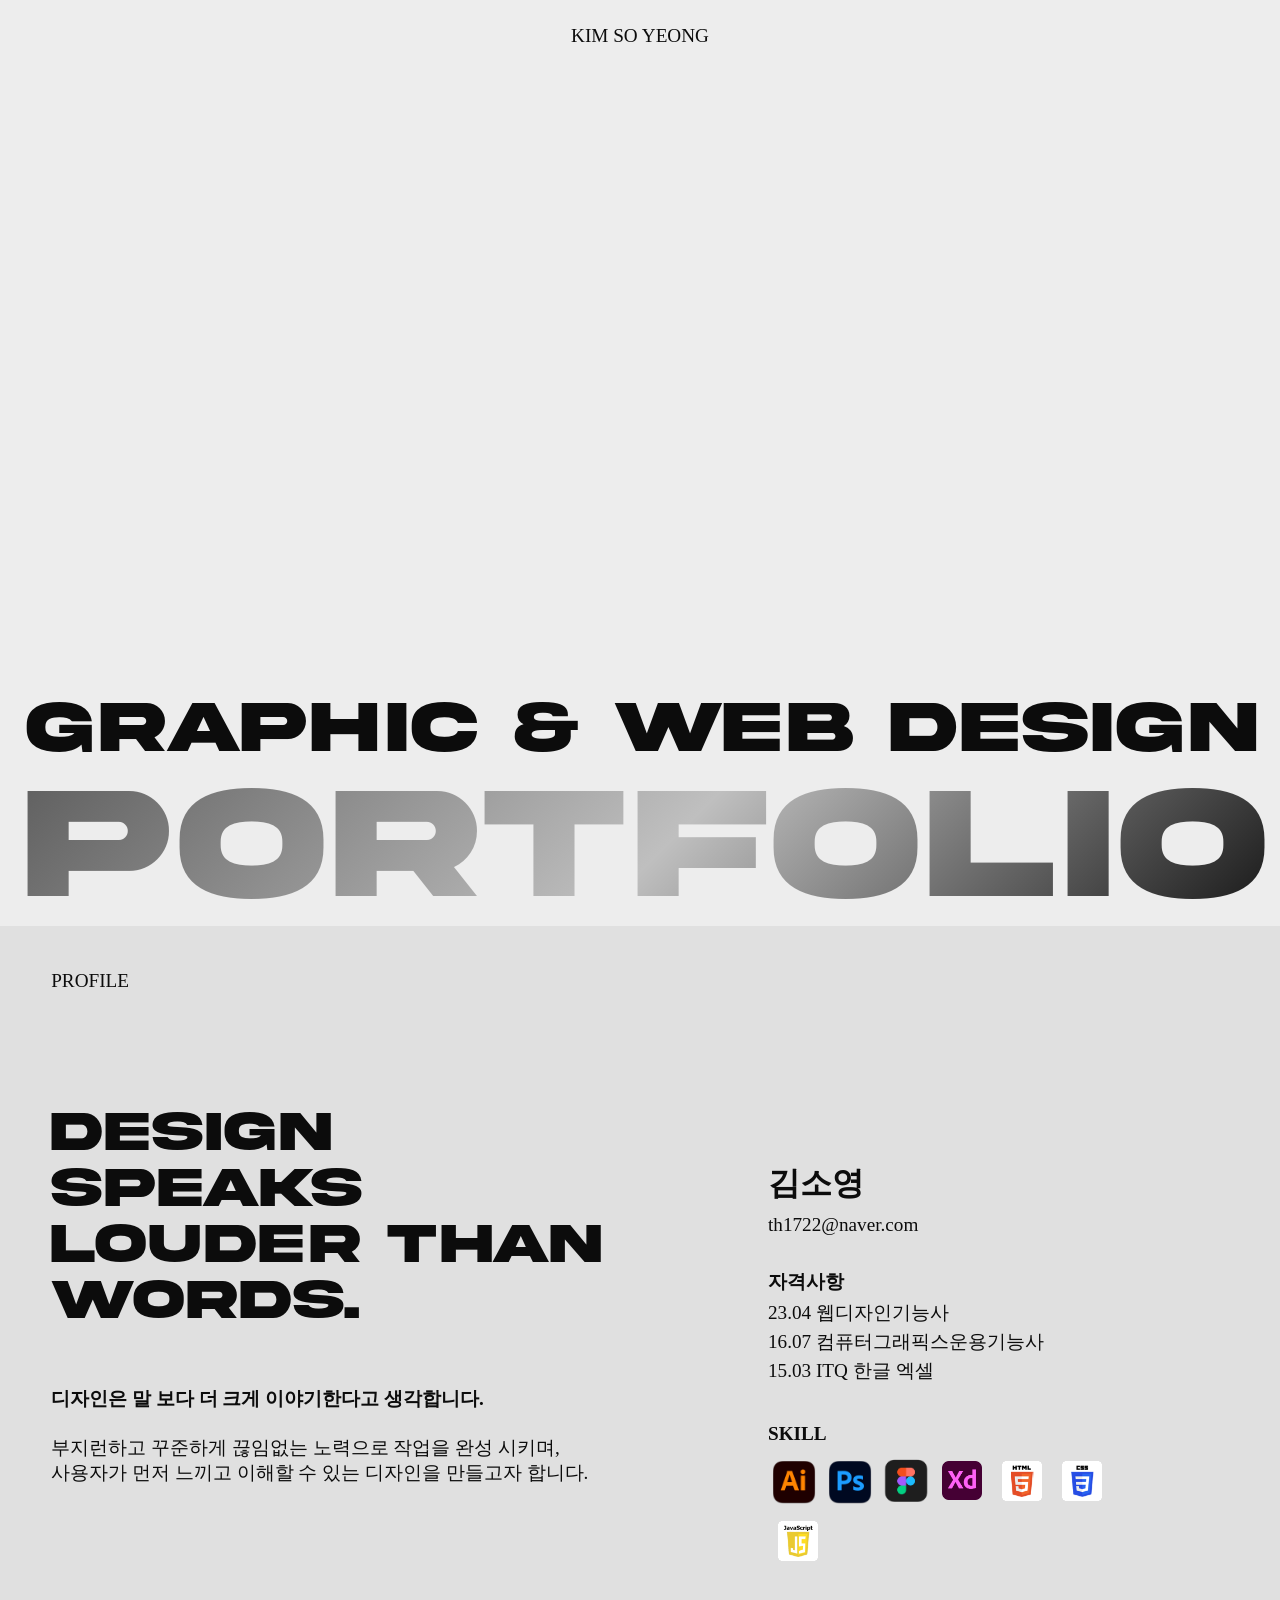
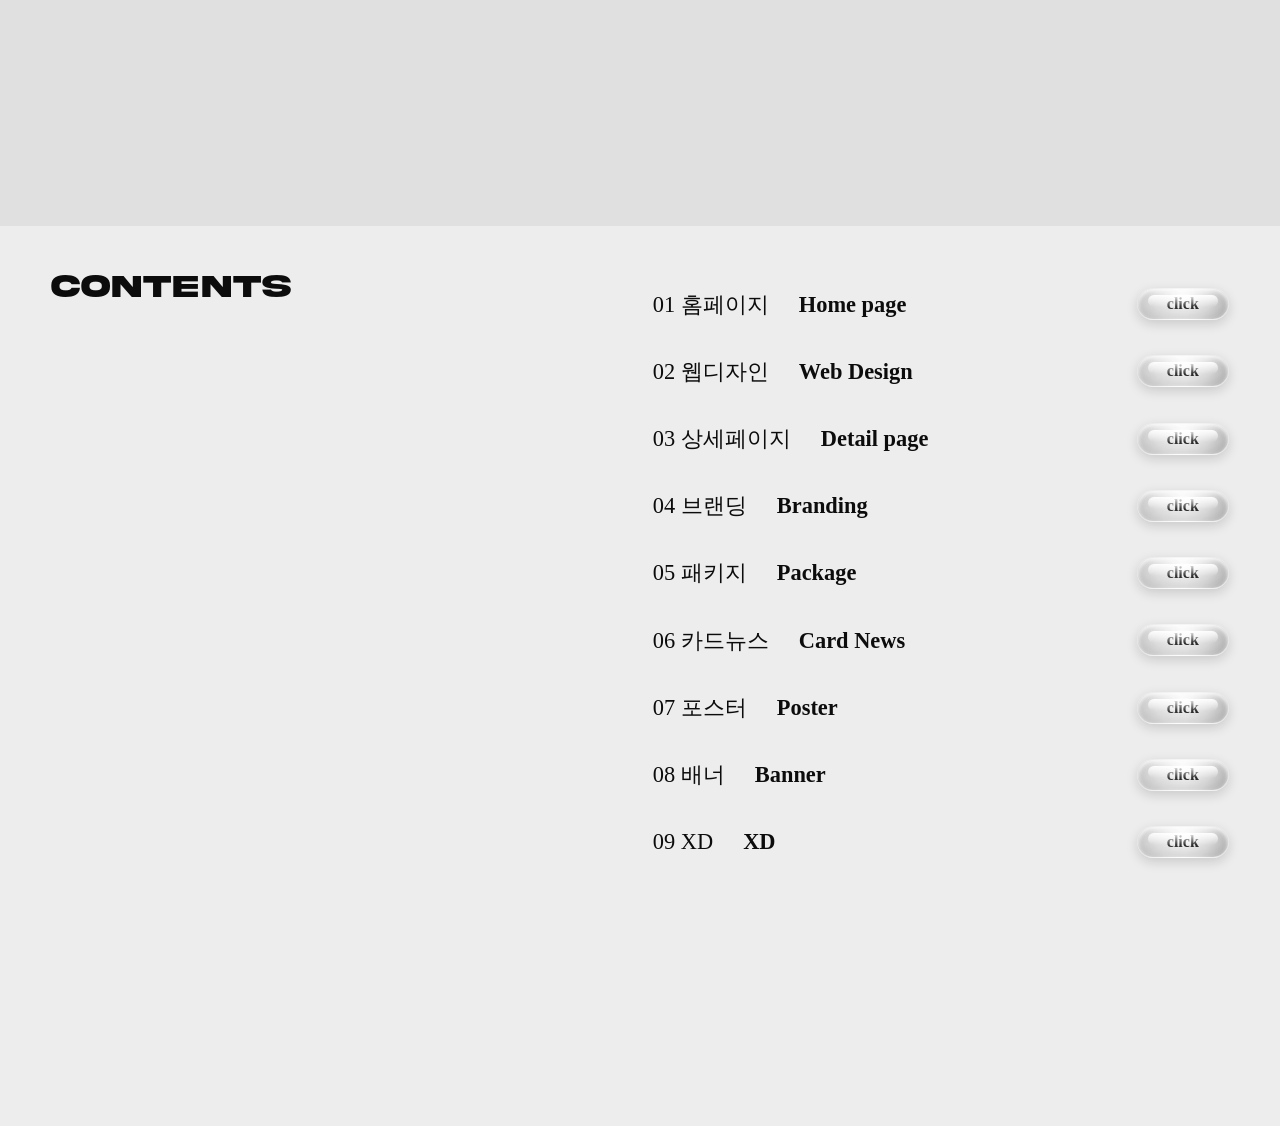
<file: index.html>
<!DOCTYPE html>
<html lang="ko">

<head>
    <meta charset="UTF-8">
    <meta name="viewport" content="width=device-width, initial-scale=1.0">
    <title>portfolio</title>
    <script src="https://code.jquery.com/jquery-3.7.1.min.js"></script>
    <script src="js/script1.js" type="text/javascript"></script>
    <link rel="preconnect" href="https://cdn.jsdelivr.net/gh/Project-Noonnu/noonfonts_2107@1.1/Pretendard-Regular.woff">
    <link rel="stylesheet" href="css/reset.css">
    <link rel="stylesheet" href="css/style.css">
</head>
<body>
    <div id="page1">
        <div class="name_text">
            <p>
                KIM SO YEONG
            </p>
        </div> <!-- .name_text -->
        <div class="title">
            <p>GRAPHIC & WEB DESIGN</p>
            <p>PORTFOLIO</p>
        </div> <!-- .title -->
    </div> <!-- #page1 -->
    <div id="page2">
        <div class="profile_text">
            <p>PROFILE</p>
            <div class="text_box">
                <b>
                    Design speaks <br>
                    Louder than words.
                </b>
                <p>
                    디자인은 말 보다 더 크게 이야기한다고 생각합니다. <br>
                    <br>
                    부지런하고 꾸준하게 끊임없는 노력으로 작업을 완성 시키며, <br>
                    사용자가 먼저 느끼고 이해할 수 있는 디자인을 만들고자 합니다.
                </p>
            </div> <!-- .text_box -->
        </div> <!-- .profile -->
        <div class="profile_img">
            <p>김소영</p>
            <p>th1722@naver.com</p>
            <p>자격사항</p>
            <P>
                23.04 웹디자인기능사 <br>
                16.07 컴퓨터그래픽스운용기능사 <br>
                15.03 ITQ 한글 엑셀
            </P>
            <div class="skill">
                <p>SKILL</p>
                <img src="images/skill_icon1.png" alt="skill_icon1">
                <img src="images/skill_icon2.png" alt="skill_icon2">
                <img src="images/skill_icon3.png" alt="skill_icon3">
                <img src="images/skill_icon4.png" alt="skill_icon4">
                <img src="images/skill_icon5.png" alt="skill_icon5">
                <img src="images/skill_icon6.png" alt="skill_icon6">
                <img src="images/skill_icon7.png" alt="skill_icon7">
            </div> <!-- .skill -->
        </div> <!-- .profile_img -->
    </div> <!-- #page2 -->
    <div id="page3">
        <div class="contents_text">
            <p>CONTENTS</p>
        </div> <!-- .contents_text -->
        <div class="contents_list">
            <ul class="list_text">
                <li>
                    <span>01 홈페이지</span>
                    <span class="text_eg">Home page</span>
                    <a href="index1.html" target="_blank">click</a>
                </li>
                <li>
                    <span>02 웹디자인</span>
                    <span class="text_eg">Web Design</span>
                    <a href="index2.html" target="_blank">click</a>
                </li>
                <li>
                    <span>03 상세페이지</span>
                    <span class="text_eg">Detail page</span>
                    <a href="index3.html" target="_blank">click</a>
                </li>
                <li>
                    <span>04 브랜딩</span>
                    <span class="text_eg">Branding</span>
                    <a href="index4.html" target="_blank">click</a>
                </li>
                <li>
                    <span>05 패키지</span>
                    <span class="text_eg">Package</span>
                    <a href="index5.html" target="_blank">click</a>
                </li>
                <li>
                    <span>06 카드뉴스</span>
                    <span class="text_eg">Card News</span>
                    <a href="index6.html" target="_blank">click</a>
                </li>
                <li>
                    <span>07 포스터</span>
                    <span class="text_eg">Poster</span>
                    <a href="index7.html" target="_blank">click</a>
                </li>
                <li>
                    <span>08 배너</span>
                    <span class="text_eg">Banner</span>
                    <a href="index8.html" target="_blank">click</a>
                </li>
                <li>
                    <span>09 XD</span>
                    <span class="text_eg">XD</span>
                    <a href="index9.html" target="_blank">click</a>
                </li>
            </ul> <!-- .list_text -->
        </div> <!-- .contents_list -->
    </div> <!-- #page3 -->
</body>

</html>
</file>
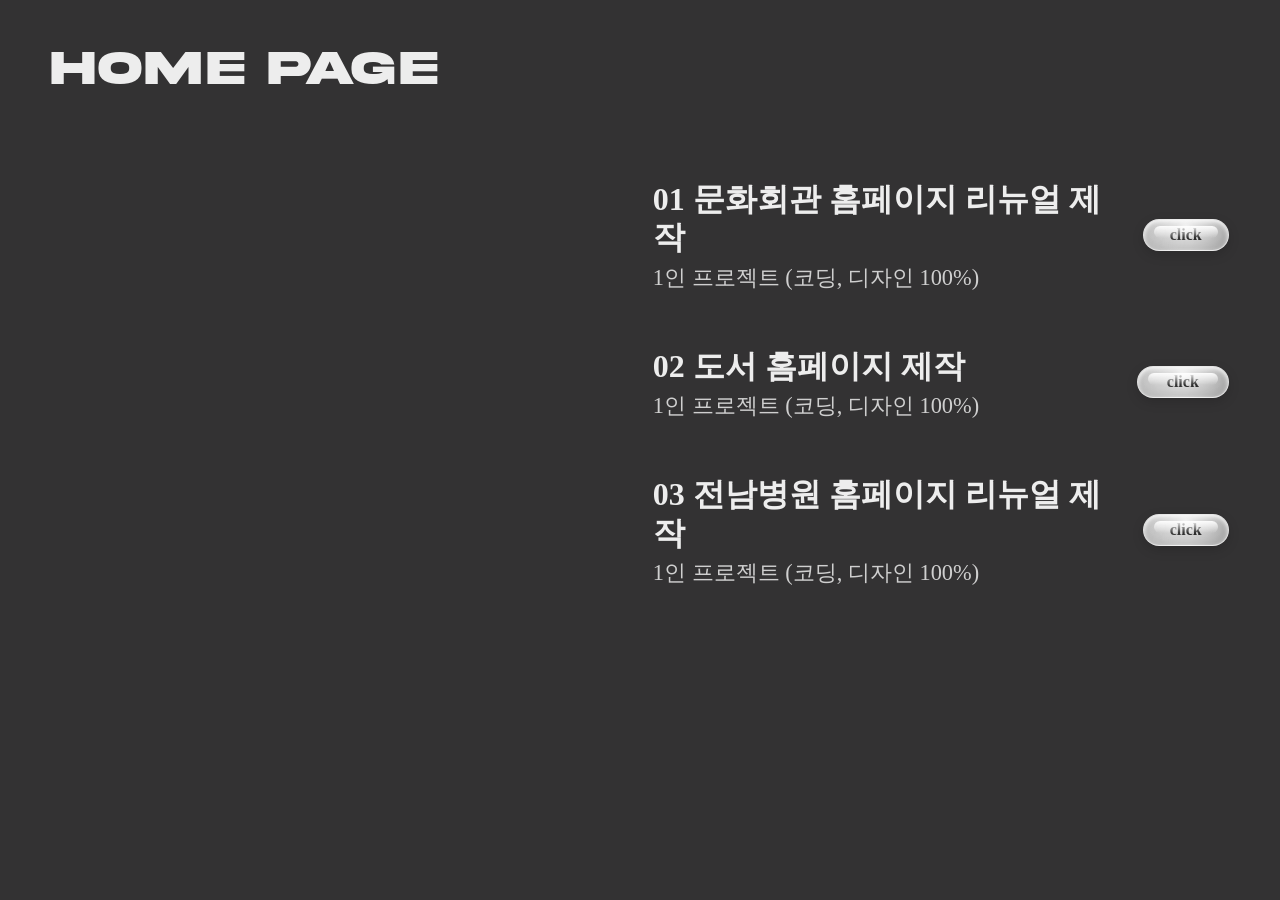
<file: index1.html>
<!DOCTYPE html>
<html lang="ko">

<head>
    <meta charset="UTF-8">
    <meta name="viewport" content="width=device-width, initial-scale=1.0">
    <title>portfolio</title>
    <script src="https://code.jquery.com/jquery-3.7.1.min.js"></script>
    <script src="js/script1.js" type="text/javascript"></script>
    <link rel="preconnect" href="https://cdn.jsdelivr.net/gh/Project-Noonnu/noonfonts_2107@1.1/Pretendard-Regular.woff">
    <link rel="stylesheet" href="css/reset.css">
    <link rel="stylesheet" href="css/style1.css">
</head>
<body>
    <div id="page1">
        <div class="contents_text">
            <p>Home Page</p>
        </div> <!-- .contents_text -->
        <div class="contents_list">
            <ul class="list_text">
                <li>
                    <div class="title_box">
                        <span class="title">01 문화회관 홈페이지 리뉴얼 제작</span>
                        <span class="sub">1인 프로젝트 (코딩, 디자인 100%)</span>
                     </div>

                     <a href="https://soyeong121.github.io/renewal1/" target="_blank">click</a>
                </li>
                <li>
                    <div class="title_box">
                        <span class="title">02 도서 홈페이지 제작</span>
                        <span class="sub">1인 프로젝트 (코딩, 디자인 100%)</span>
                     </div>

                     <a href="https://soyeong121.github.io/newhomepage/" target="_blank">click</a>
                </li>
                <li>
                    <div class="title_box">
                        <span class="title">03 전남병원 홈페이지 리뉴얼 제작</span>
                        <span class="sub">1인 프로젝트 (코딩, 디자인 100%)</span>
                     </div>

                     <a href="https://soyeong121.github.io/renewal2/" target="_blank">click</a>
                </li>
            </ul> <!-- .list_text -->
        </div> <!-- .contents_list -->
    </div> <!-- #page1 -->
</body>

</html>
</file>
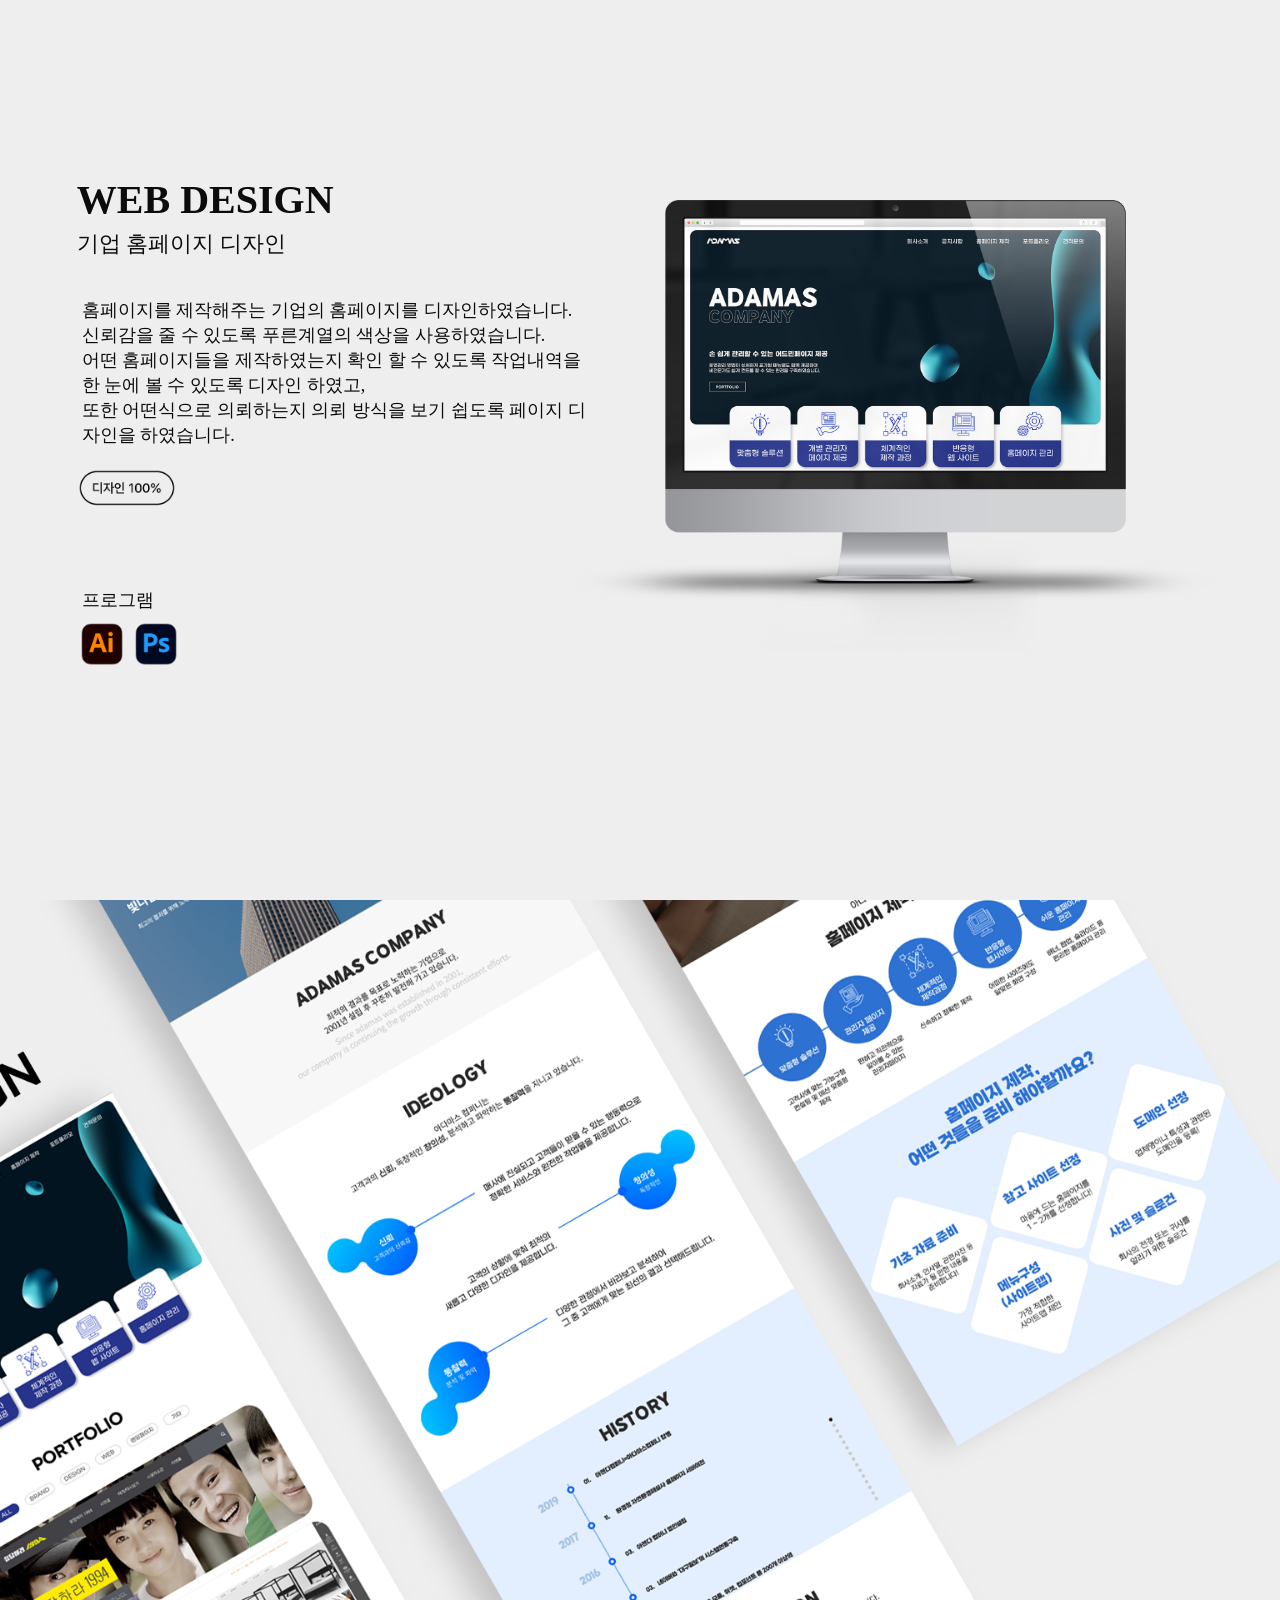
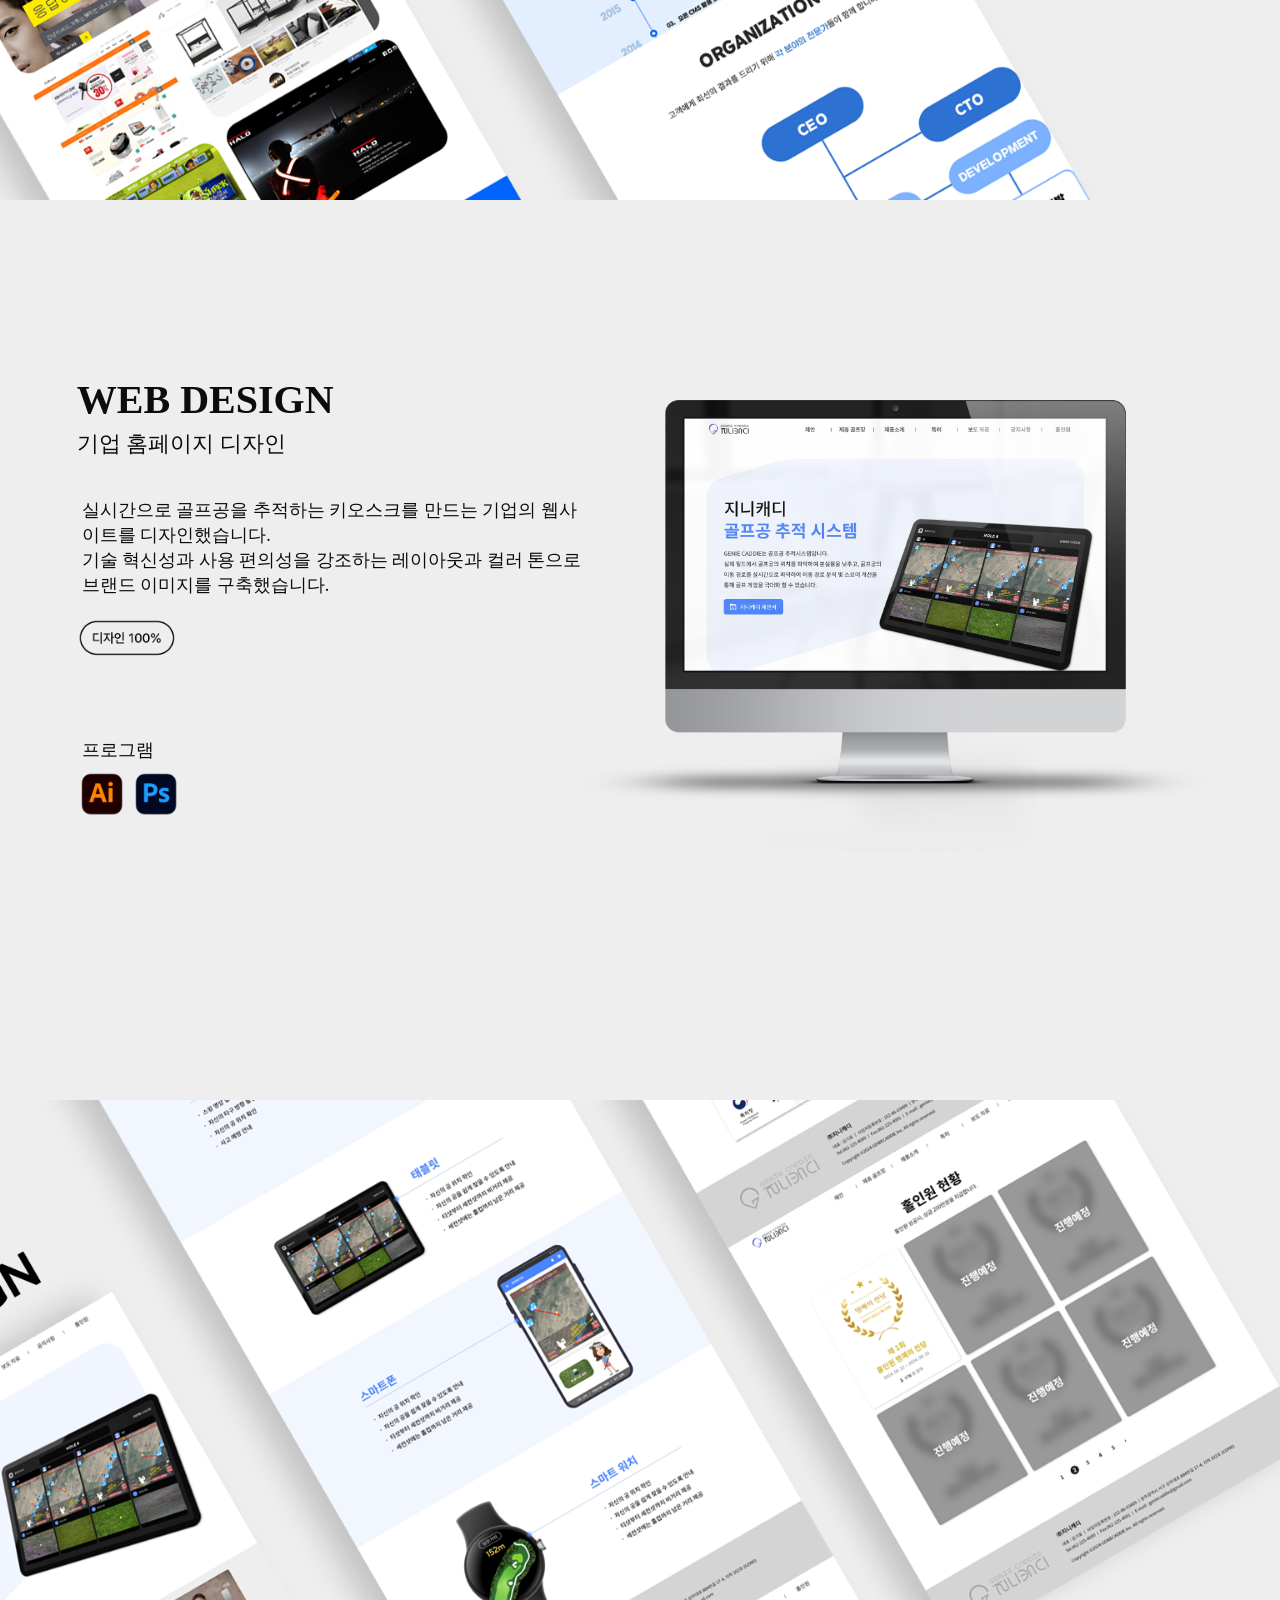
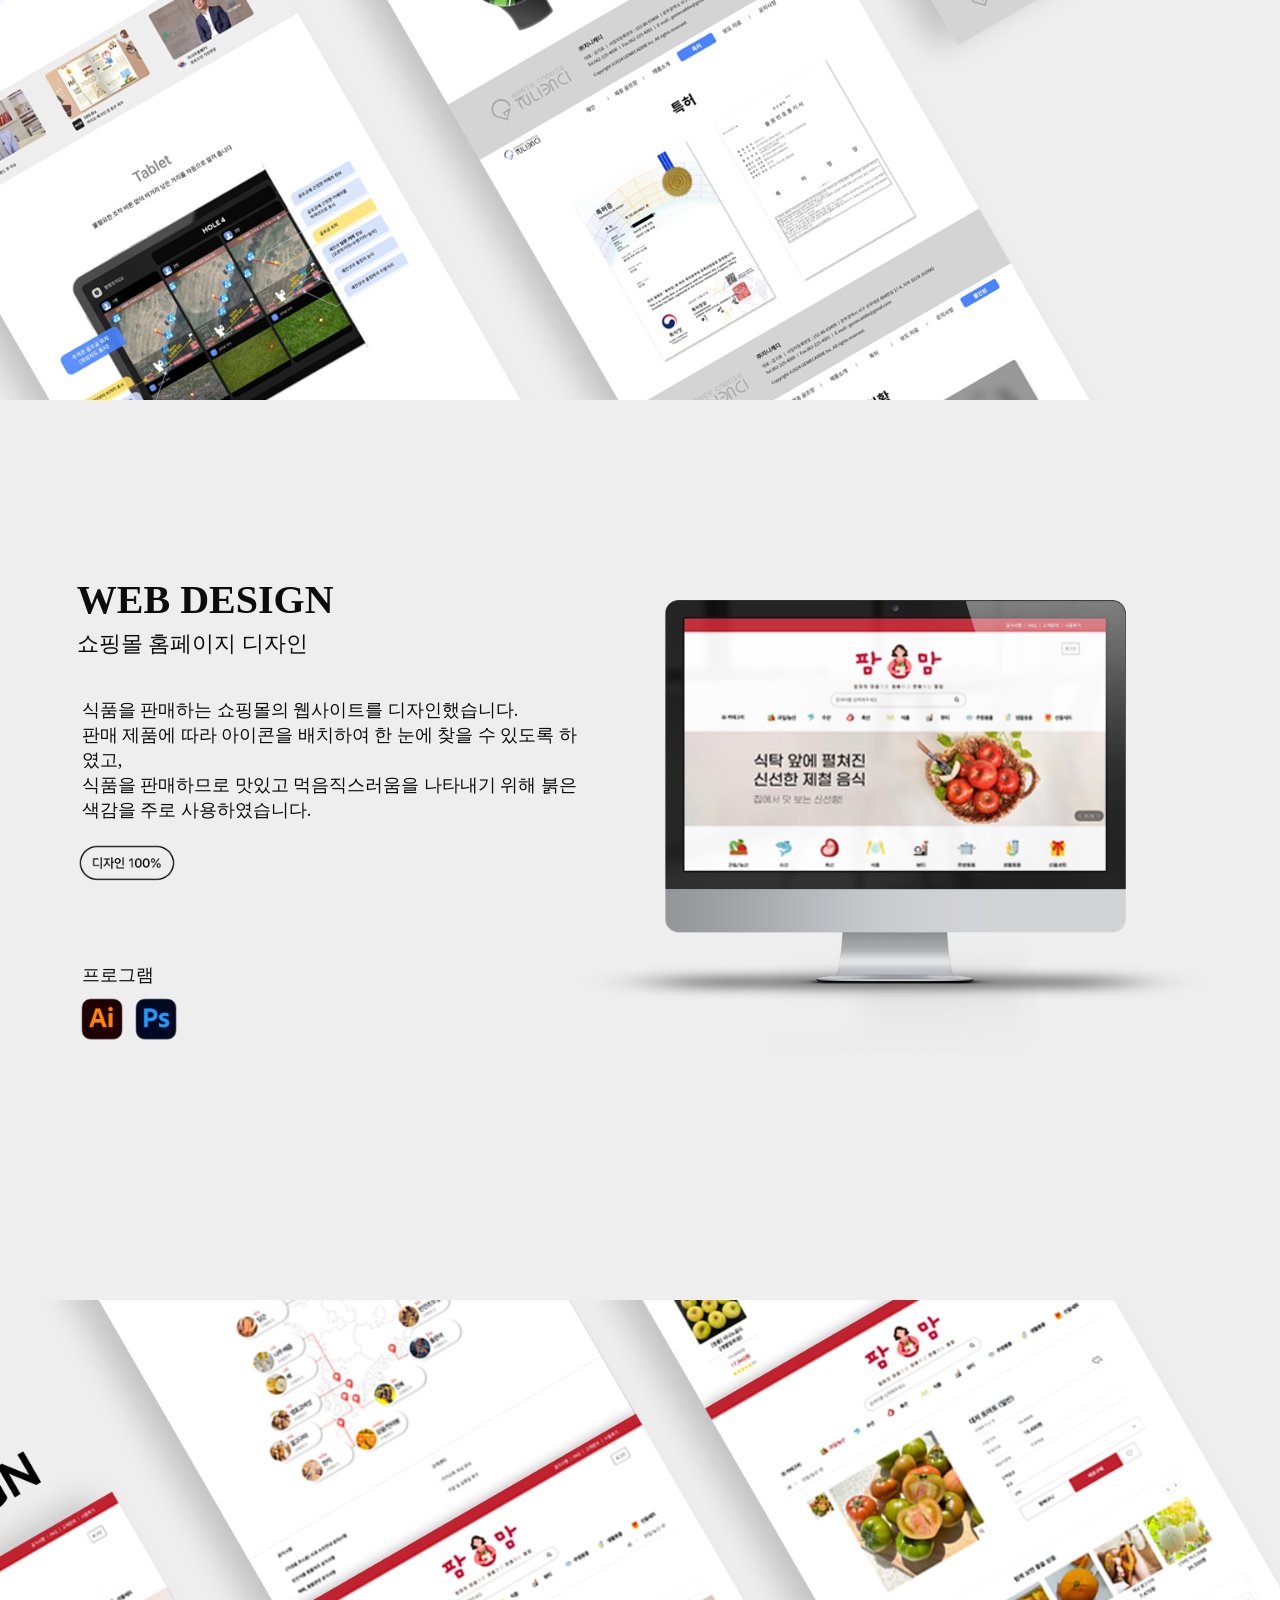
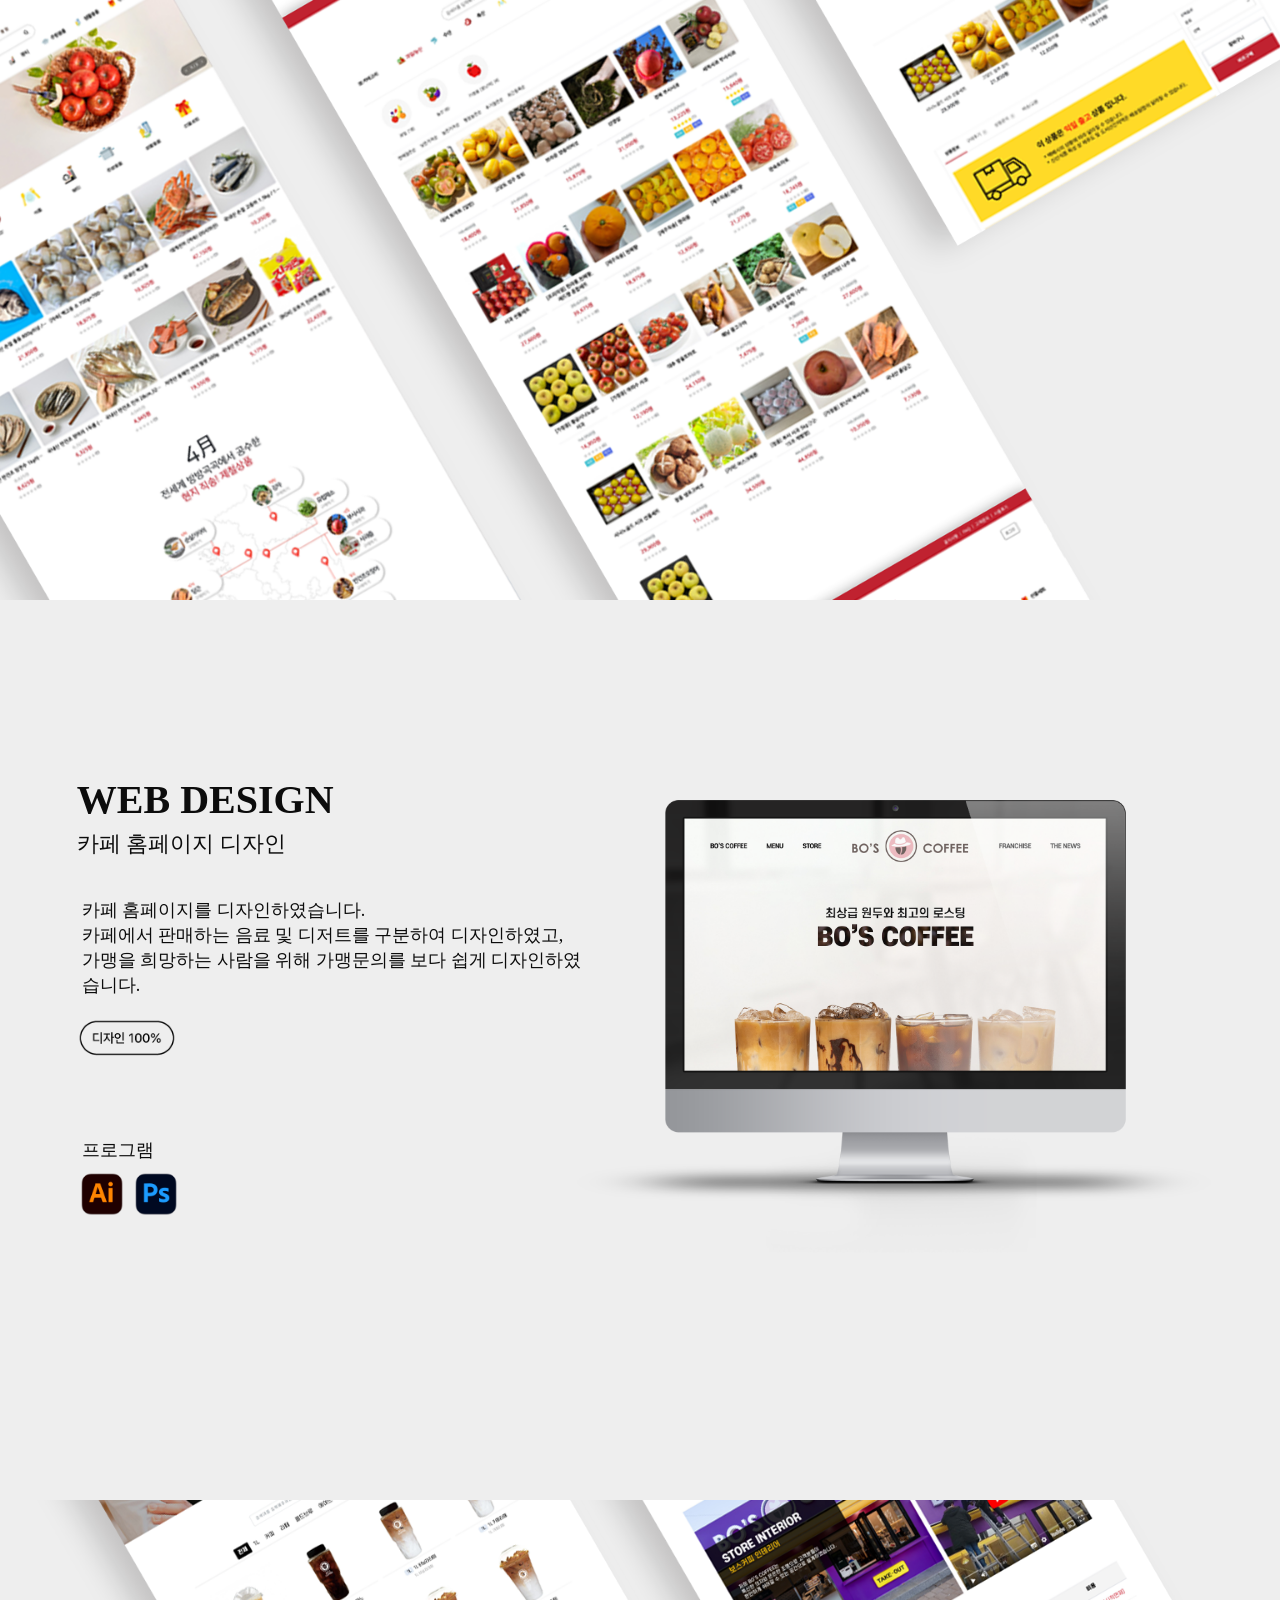
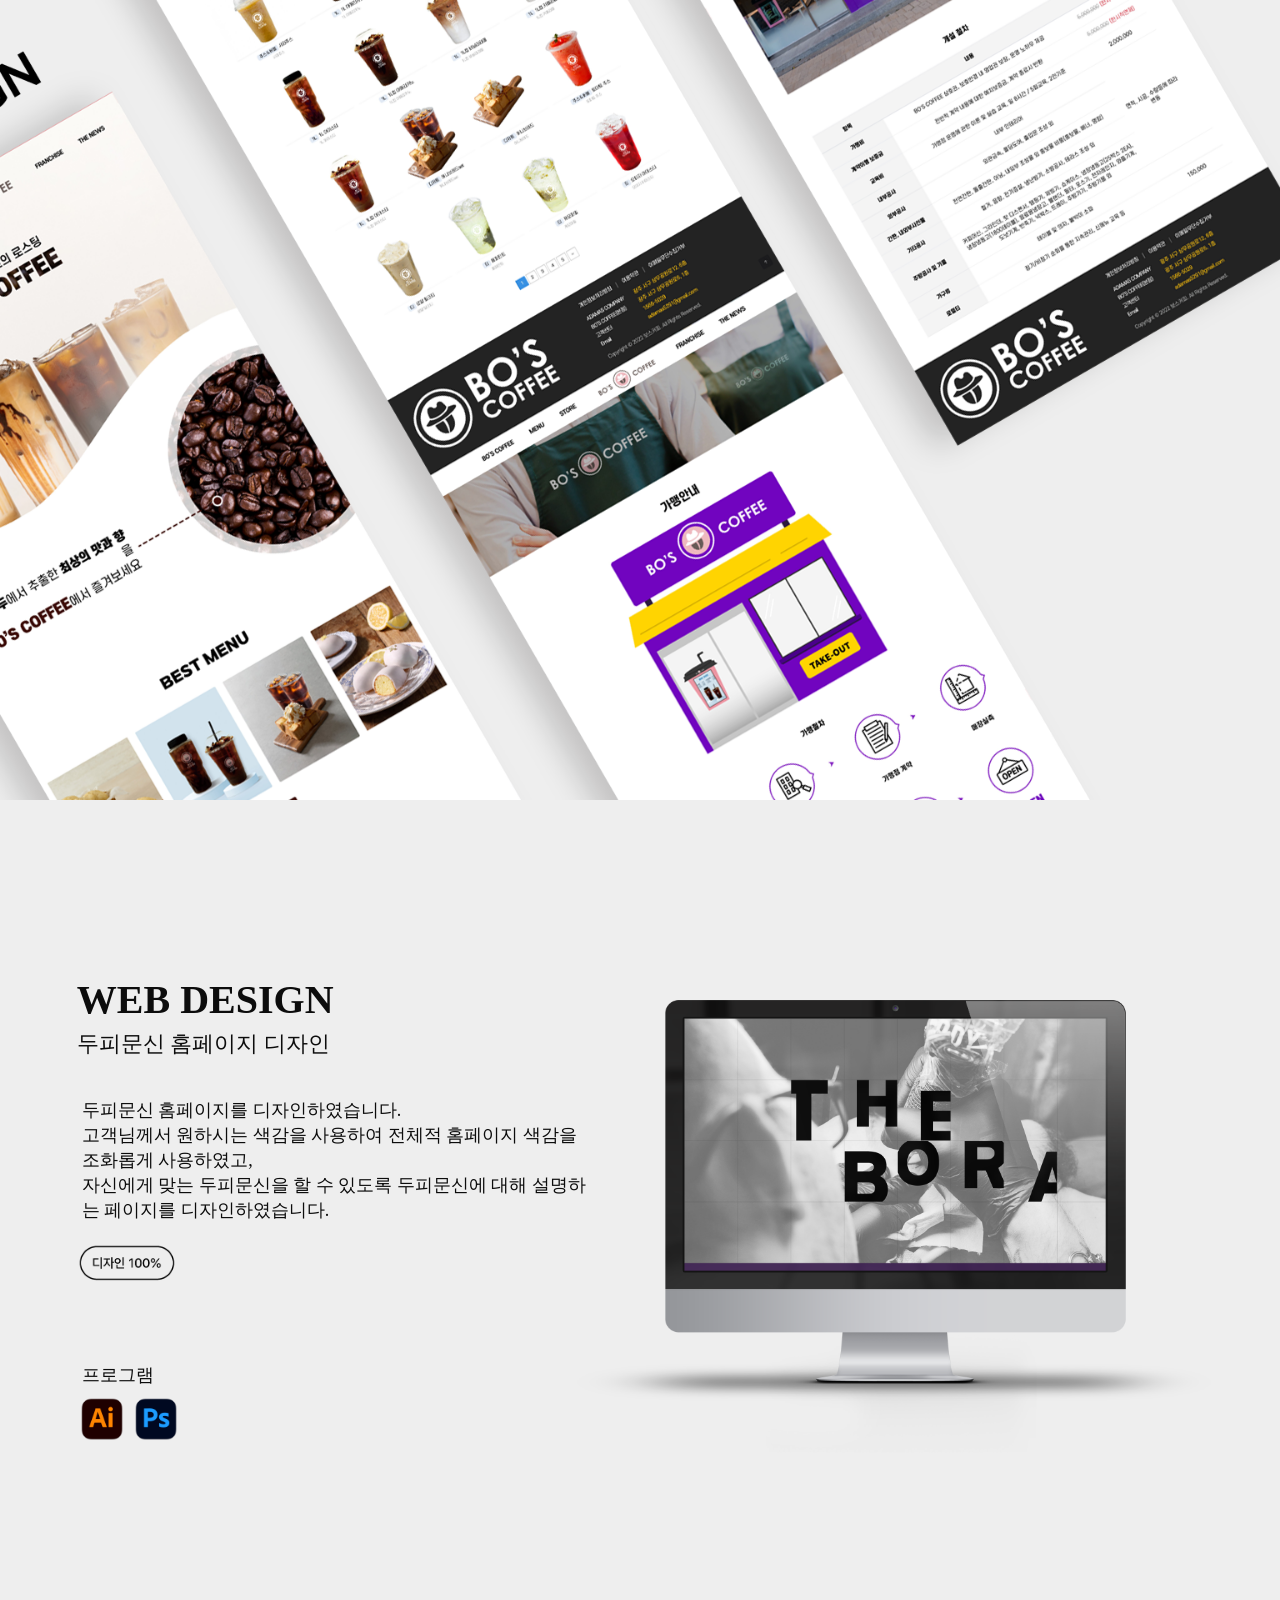
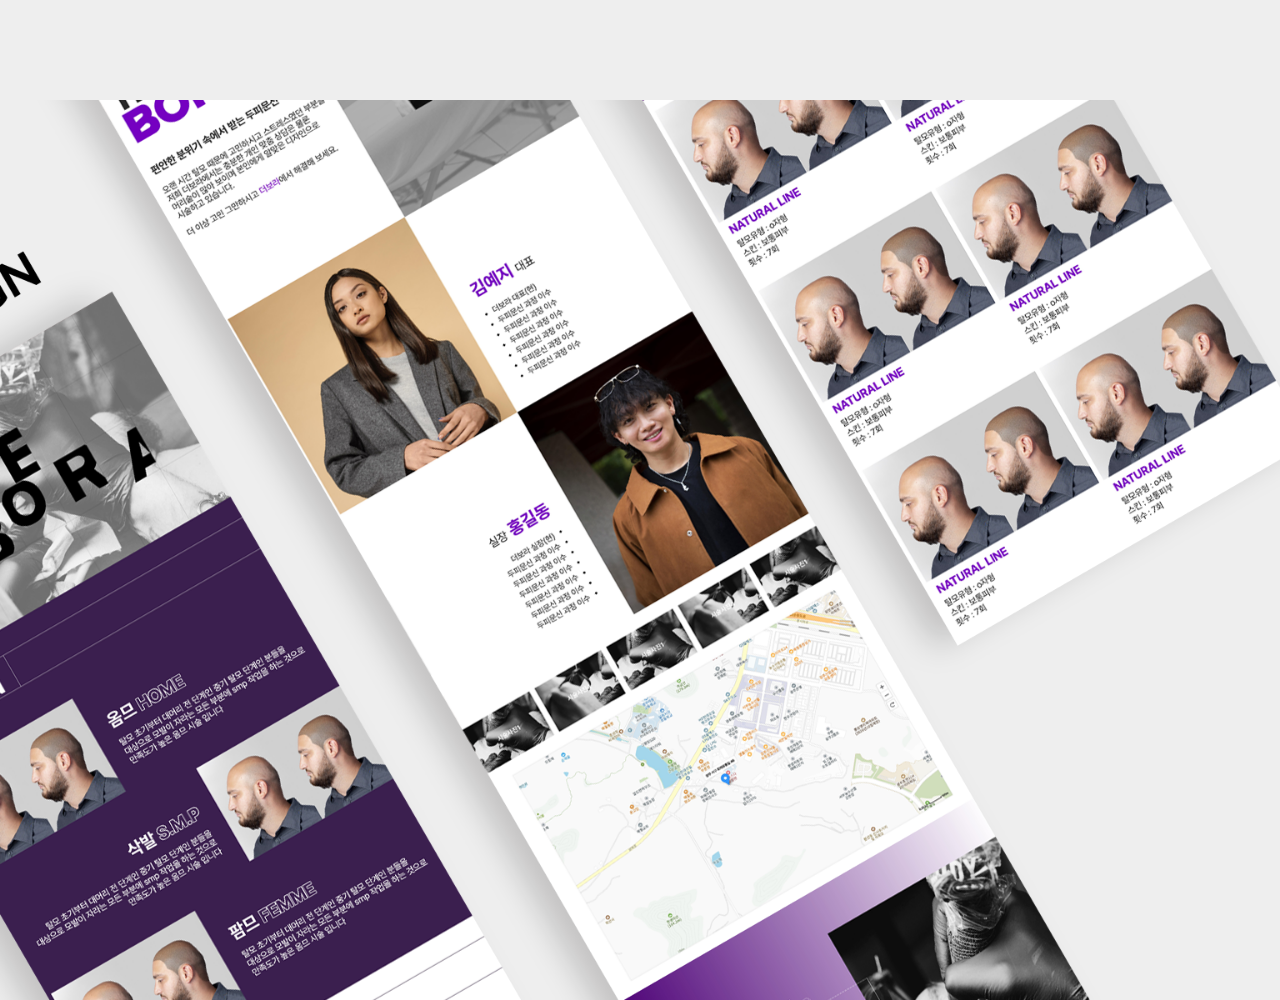
<file: index2.html>
<!DOCTYPE html>
<html lang="ko">

<head>
    <meta charset="UTF-8">
    <meta name="viewport" content="width=device-width, initial-scale=1.0">
    <title>portfolio</title>
    <script src="https://code.jquery.com/jquery-3.7.1.min.js"></script>
    <script src="js/script2.js" type="text/javascript"></script>
    <link rel="preconnect" href="https://cdn.jsdelivr.net/gh/Project-Noonnu/noonfonts_2107@1.1/Pretendard-Regular.woff">
    <link rel="stylesheet" href="css/reset.css">
    <link rel="stylesheet" href="css/style2-1.css">
</head>
<body>
    <!-- part1 -->
    <div id="page1">
        <div class="text">
            <h1>WEB DESIGN</h1>
            <b>기업 홈페이지 디자인</b>
            <p>
                홈페이지를 제작해주는 기업의 홈페이지를 디자인하였습니다.
                <br>
                신뢰감을 줄 수 있도록 푸른계열의 색상을 사용하였습니다.
                <br>
                어떤 홈페이지들을 제작하였는지 확인 할 수 있도록 작업내역을 한 눈에 볼 수 있도록 디자인 하였고,
                <br>
                또한 어떤식으로 의뢰하는지 의뢰 방식을 보기 쉽도록 페이지 디자인을 하였습니다.
            </p>
            <img src="images/design100.png" alt="design100">
            <p>프로그램</p>
            <img src="images/skill_icon1.png" alt="skill_icon1">
            <img src="images/skill_icon2.png" alt="skill_icon2">
        </div> <!-- .text -->
        <div class="img">
            <img src="images/webdesign_11.png" alt="webdesign_11">
        </div> <!-- .img -->
    </div> <!-- #page1 -->
    <div id="page2">
        <img src="images/webdesign_21.png" alt="webdesign_21">
    </div> <!-- #page2 -->
    <!-- part2 -->
     <div id="page3">
        <div class="text">
            <h1>WEB DESIGN</h1>
            <b>기업 홈페이지 디자인</b>
            <p>
                실시간으로 골프공을 추적하는 키오스크를 만드는 기업의 웹사이트를 디자인했습니다.
                <br>
                기술 혁신성과 사용 편의성을 강조하는 레이아웃과 컬러 톤으로 브랜드 이미지를 구축했습니다.
            </p>
            <img src="images/design100.png" alt="design100">
            <p>프로그램</p>
            <img src="images/skill_icon1.png" alt="skill_icon1">
            <img src="images/skill_icon2.png" alt="skill_icon2">
        </div> <!-- .text -->
        <div class="img">
            <img src="images/webdesign_12.png" alt="webdesign_12">
        </div> <!-- .img -->
    </div> <!-- #page3 -->
    <div id="page4">
        <img src="images/webdesign_22.png" alt="webdesign_22">
    </div> <!-- #page4 -->
    <!-- part3 -->
     <div id="page5">
        <div class="text">
            <h1>WEB DESIGN</h1>
            <b>쇼핑몰 홈페이지 디자인</b>
            <p>
                식품을 판매하는 쇼핑몰의 웹사이트를 디자인했습니다.
                <br>
                판매 제품에 따라 아이콘을 배치하여 한 눈에 찾을 수 있도록 하였고,
                <br>
                식품을 판매하므로 맛있고 먹음직스러움을 나타내기 위해 붉은색감을 주로 사용하였습니다.
            </p>
            <img src="images/design100.png" alt="design100">
            <p>프로그램</p>
            <img src="images/skill_icon1.png" alt="skill_icon1">
            <img src="images/skill_icon2.png" alt="skill_icon2">
        </div> <!-- .text -->
        <div class="img">
            <img src="images/webdesign_13.png" alt="webdesign_13">
        </div> <!-- .img -->
    </div> <!-- #page5 -->
    <div id="page6">
        <img src="images/webdesign_23.png" alt="webdesign_23">
    </div> <!-- #page6 -->
    <!-- part4 -->
     <div id="page7">
        <div class="text">
            <h1>WEB DESIGN</h1>
            <b>카페 홈페이지 디자인</b>
            <p>
                카페 홈페이지를 디자인하였습니다.
                <br>
                카페에서 판매하는 음료 및 디저트를 구분하여 디자인하였고,
                <br>
                가맹을 희망하는 사람을 위해 가맹문의를 보다 쉽게 디자인하였습니다.
            </p>
            <img src="images/design100.png" alt="design100">
            <p>프로그램</p>
            <img src="images/skill_icon1.png" alt="skill_icon1">
            <img src="images/skill_icon2.png" alt="skill_icon2">
        </div> <!-- .text -->
        <div class="img">
            <img src="images/webdesign_14.png" alt="webdesign_14">
        </div> <!-- .img -->
    </div> <!-- #page7 -->
    <div id="page8">
        <img src="images/webdesign_24.png" alt="webdesign_24">
    </div> <!-- #page8 -->
    <!-- part5 -->
     <div id="page9">
        <div class="text">
            <h1>WEB DESIGN</h1>
            <b>두피문신 홈페이지 디자인</b>
            <p>
                두피문신 홈페이지를 디자인하였습니다.
                <br>
                고객님께서 원하시는 색감을 사용하여 전체적 홈페이지 색감을 조화롭게 사용하였고,
                <br>
                자신에게 맞는 두피문신을 할 수 있도록 두피문신에 대해 설명하는 페이지를 디자인하였습니다.
            </p>
            <img src="images/design100.png" alt="design100">
            <p>프로그램</p>
            <img src="images/skill_icon1.png" alt="skill_icon1">
            <img src="images/skill_icon2.png" alt="skill_icon2">
        </div> <!-- .text -->
        <div class="img">
            <img src="images/webdesign_15.png" alt="webdesign_14">
        </div> <!-- .img -->
    </div> <!-- #page9 -->
    <div id="page10">
        <img src="images/webdesign_25.png" alt="webdesign_24">
    </div> <!-- #page10 -->
</body>
</file>
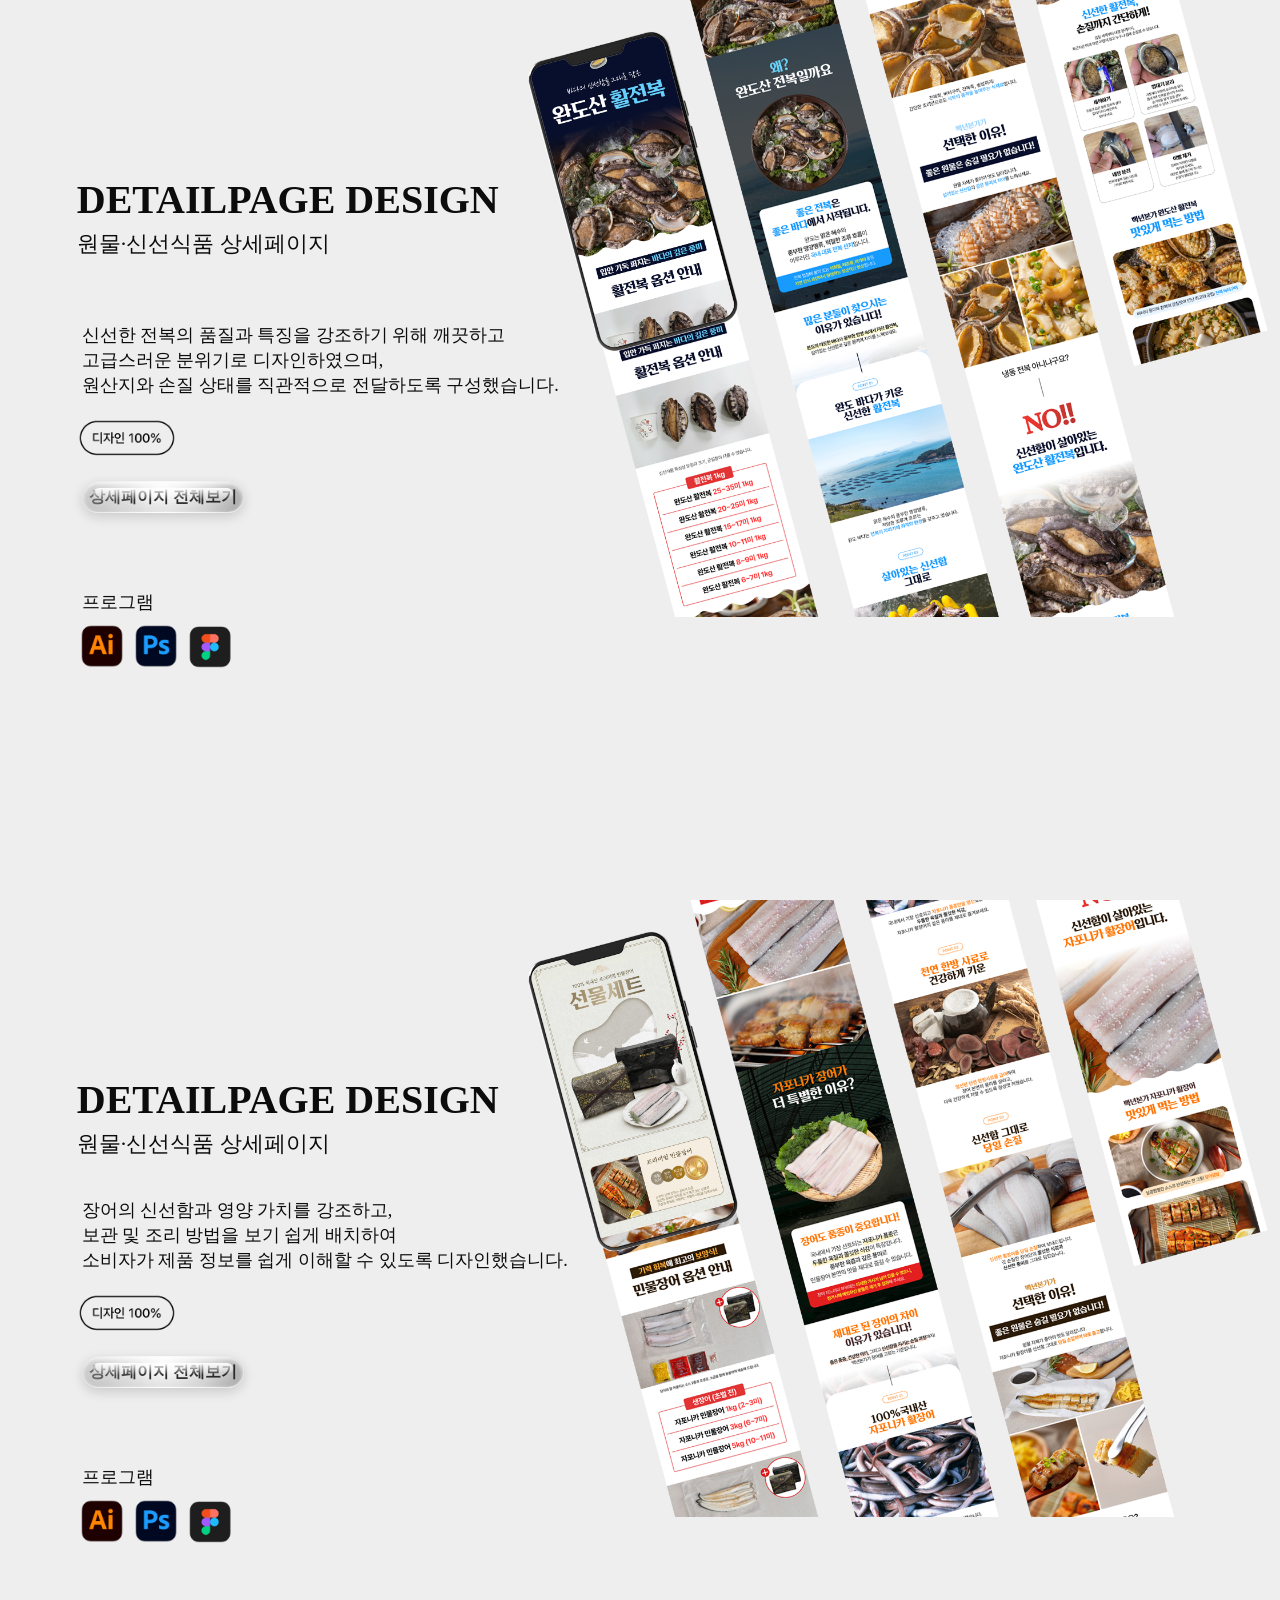
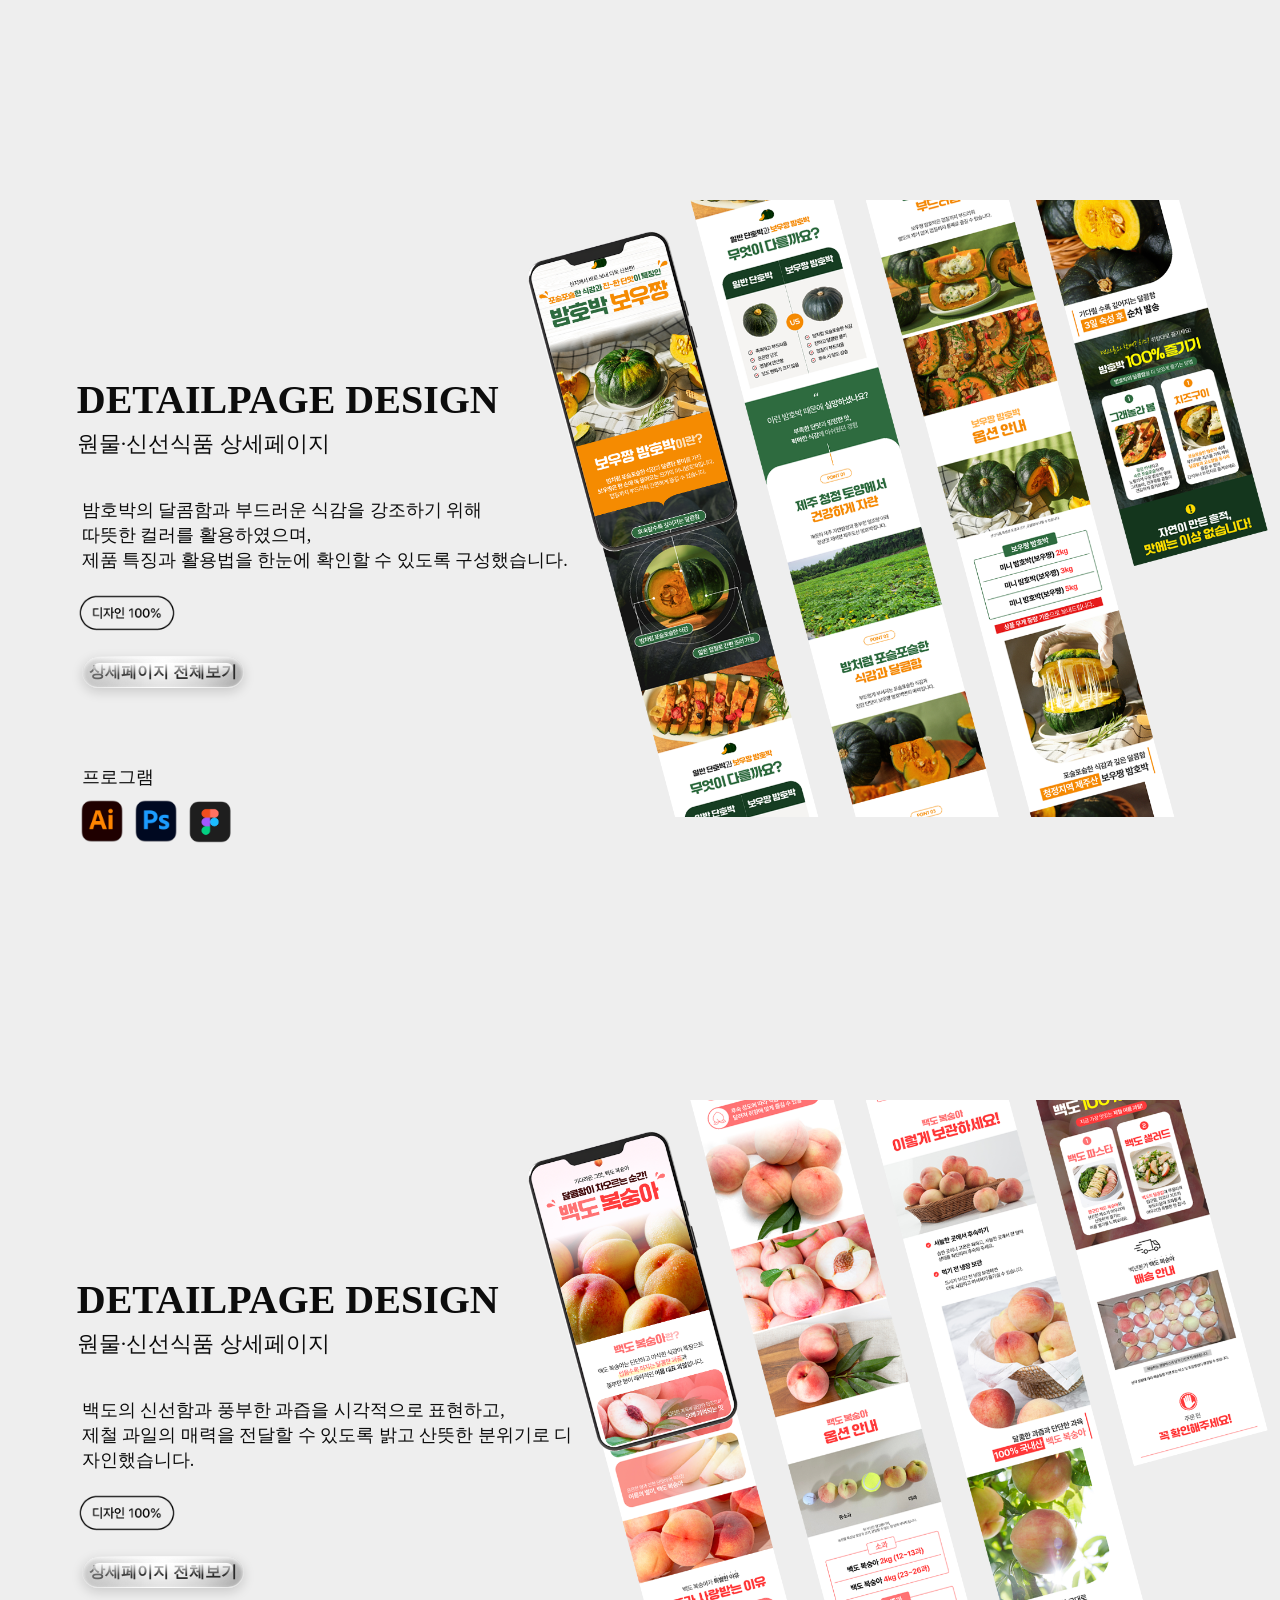
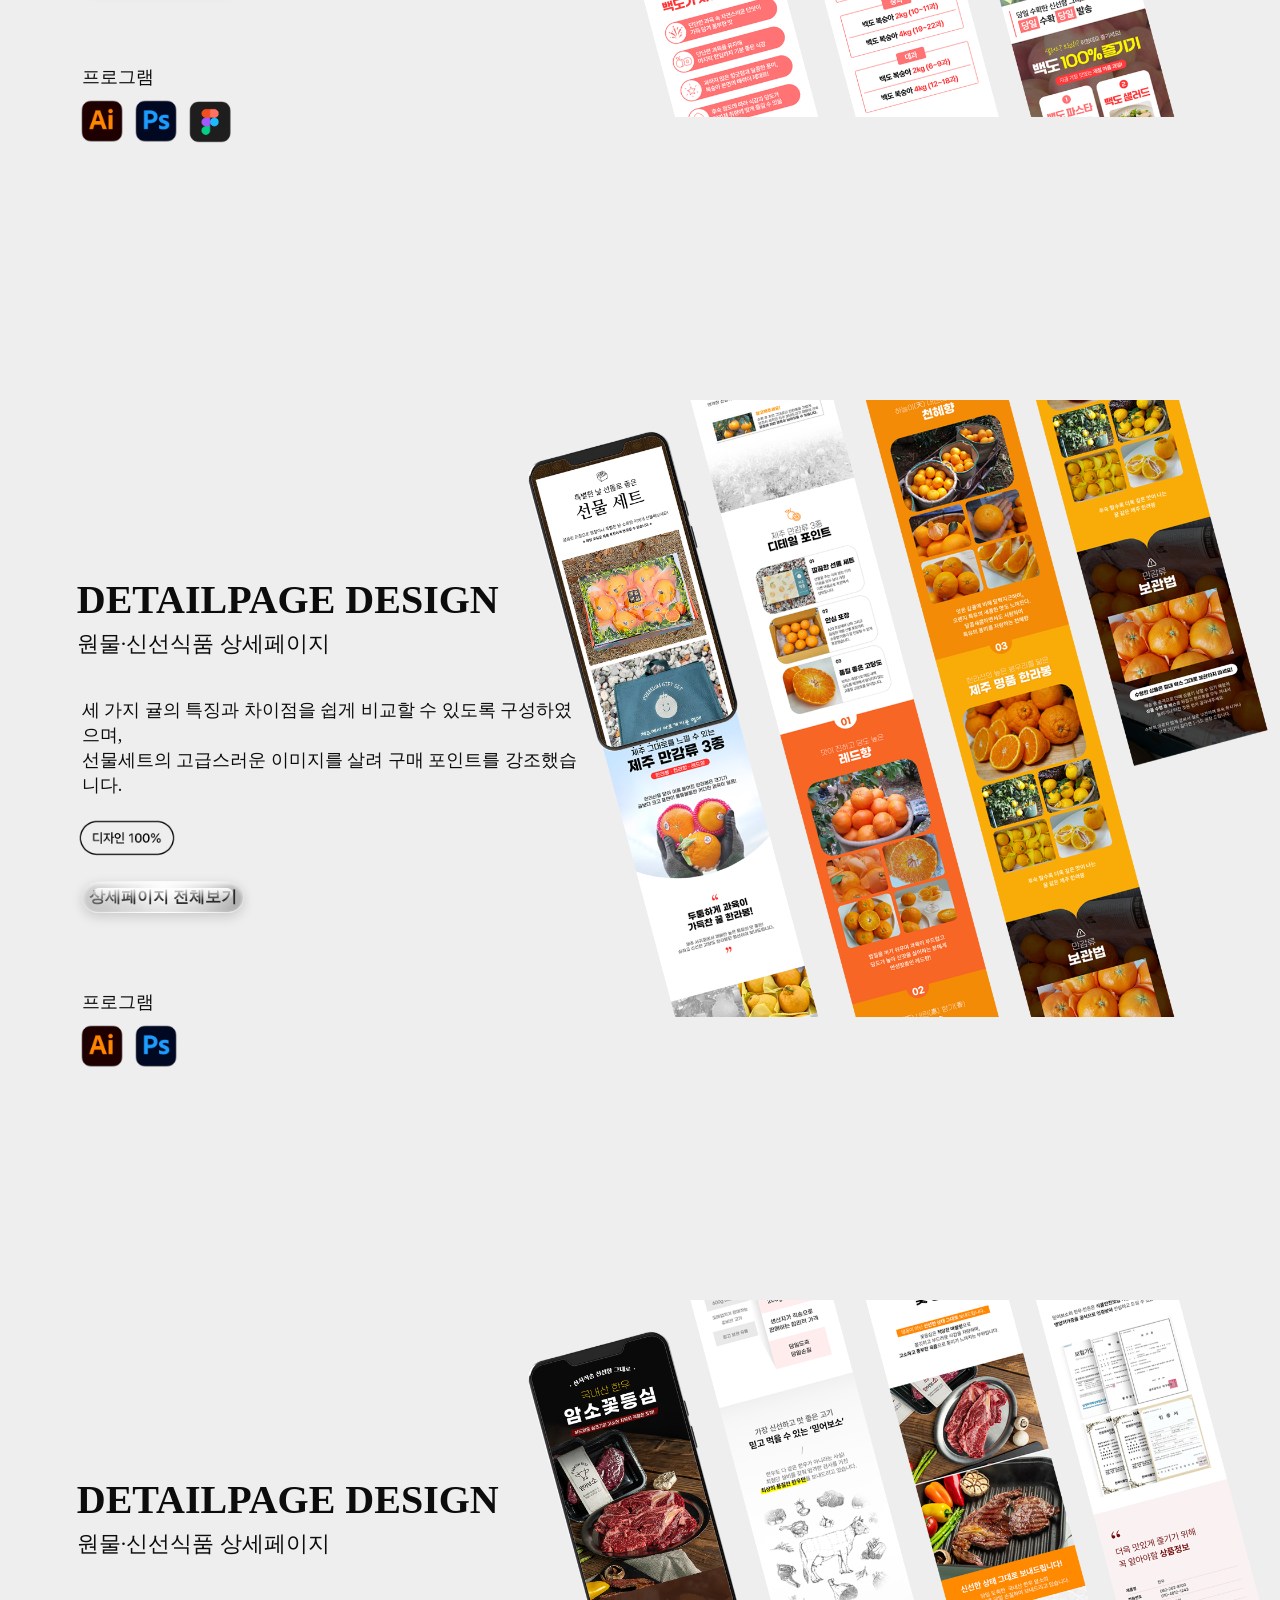
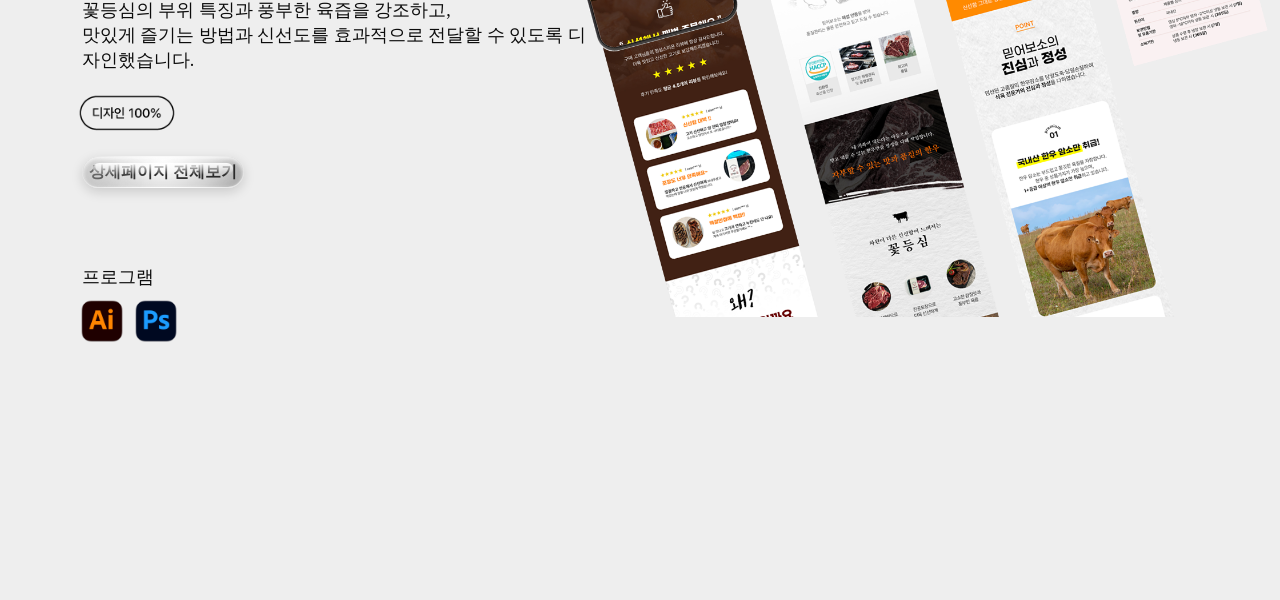
<file: index3-1.html>
<!DOCTYPE html>
<html lang="ko">

<head>
    <meta charset="UTF-8">
    <meta name="viewport" content="width=device-width, initial-scale=1.0">
    <title>portfolio</title>
    <script src="https://code.jquery.com/jquery-3.7.1.min.js"></script>
    <script src="js/script2.js" type="text/javascript"></script>
    <link rel="preconnect" href="https://cdn.jsdelivr.net/gh/Project-Noonnu/noonfonts_2107@1.1/Pretendard-Regular.woff">
    <link rel="stylesheet" href="css/reset.css">
    <link rel="stylesheet" href="css/style3-1.css">
</head>
<body>
    <div id="page1">
        <div class="text">
            <h1>DETAILPAGE DESIGN</h1>
            <b>원물·신선식품 상세페이지</b>
            <p>
                <br>
                신선한 전복의 품질과 특징을 강조하기 위해 깨끗하고 <br>
                고급스러운 분위기로 디자인하였으며, <br>
                원산지와 손질 상태를 직관적으로 전달하도록 구성했습니다.
            </p>
            <img src="images/design100.png" alt="design100">
            <div class="list_text">
              <a href="https://www.figma.com/proto/V292pbE2dGDofRwH3TzrcU/Untitled?node-id=222-43&viewport=-9348%2C3975%2C0.29&t=paZQsOHBdgjIdtNH-1&scaling=min-zoom&content-scaling=fixed&page-id=0%3A1" target="_blank">상세페이지 전체보기</a>
            </div> <!-- 전체보기 -->
            <p>프로그램</p>
            <img src="images/skill_icon1.png" alt="skill_icon1">
            <img src="images/skill_icon2.png" alt="skill_icon2">
            <img src="images/skill_icon3.png" alt="skill_icon3">
        </div> <!-- .text -->
        <div class="img">
            <img src="images/detailpage1.png" alt="detailpage1">
        </div> <!-- .img -->
    </div> <!-- #page1 -->

    <div id="page2">
        <div class="text">
            <h1>DETAILPAGE DESIGN</h1>
            <b>원물·신선식품 상세페이지</b>
            <p>
                장어의 신선함과 영양 가치를 강조하고, <br>
                보관 및 조리 방법을 보기 쉽게 배치하여 <br>
                소비자가 제품 정보를 쉽게 이해할 수 있도록 디자인했습니다.
            </p>
            <img src="images/design100.png" alt="design100">
            <div class="list_text">
              <a href="https://www.figma.com/proto/V292pbE2dGDofRwH3TzrcU/Untitled?node-id=222-491&viewport=-9678%2C3999%2C0.29&t=ucFhWkADUvdk63N3-1&scaling=min-zoom&content-scaling=fixed&page-id=0%3A1" target="_blank">상세페이지 전체보기</a>
            </div> <!-- 전체보기 -->
            <p>프로그램</p>
            <img src="images/skill_icon1.png" alt="skill_icon1">
            <img src="images/skill_icon2.png" alt="skill_icon2">
            <img src="images/skill_icon3.png" alt="skill_icon3">
        </div> <!-- .text -->
        <div class="img">
            <img src="images/detailpage2.png" alt="detailpage1">
        </div> <!-- .img -->
    </div> <!-- #page2 -->

    <div id="page3">
        <div class="text">
            <h1>DETAILPAGE DESIGN</h1>
            <b>원물·신선식품 상세페이지</b>
            <p>
                밤호박의 달콤함과 부드러운 식감을 강조하기 위해<br>
                따뜻한 컬러를 활용하였으며,<br>
                제품 특징과 활용법을 한눈에 확인할 수 있도록 구성했습니다.
            </p>
            <img src="images/design100.png" alt="design100">
            <div class="list_text">
              <a href="https://www.figma.com/proto/V292pbE2dGDofRwH3TzrcU/Untitled?node-id=222-954&viewport=-10274%2C4063%2C0.29&t=r1oQq2ozG7hT1079-1&scaling=min-zoom&content-scaling=fixed&page-id=0%3A1" target="_blank">상세페이지 전체보기</a>
            </div> <!-- 전체보기 -->
            <p>프로그램</p>
            <img src="images/skill_icon1.png" alt="skill_icon1">
            <img src="images/skill_icon2.png" alt="skill_icon2">
            <img src="images/skill_icon3.png" alt="skill_icon3">
        </div> <!-- .text -->
        <div class="img">
            <img src="images/detailpage3.png" alt="detailpage1">
        </div> <!-- .img -->
    </div> <!-- #page3 -->

    <div id="page4">
        <div class="text">
            <h1>DETAILPAGE DESIGN</h1>
            <b>원물·신선식품 상세페이지</b>
            <p>
                백도의 신선함과 풍부한 과즙을 시각적으로 표현하고, <br>
                제철 과일의 매력을 전달할 수 있도록 밝고 산뜻한 분위기로 디자인했습니다.
            </p>
            <img src="images/design100.png" alt="design100">
            <div class="list_text">
              <a href="https://www.figma.com/proto/V292pbE2dGDofRwH3TzrcU/Untitled?node-id=222-1498&viewport=-10274%2C4063%2C0.29&t=bOrWVcQ4Iy2I6tPv-1&scaling=min-zoom&content-scaling=fixed&page-id=0%3A1" target="_blank">상세페이지 전체보기</a>
            </div> <!-- 전체보기 -->
            <p>프로그램</p>
            <img src="images/skill_icon1.png" alt="skill_icon1">
            <img src="images/skill_icon2.png" alt="skill_icon2">
            <img src="images/skill_icon3.png" alt="skill_icon3">
        </div> <!-- .text -->
        <div class="img">
            <img src="images/detailpage4.png" alt="detailpage1">
        </div> <!-- .img -->
    </div> <!-- #page4 -->

    <div id="page5">
        <div class="text">
            <h1>DETAILPAGE DESIGN</h1>
            <b>원물·신선식품 상세페이지</b>
            <p>
                세 가지 귤의 특징과 차이점을 쉽게 비교할 수 있도록 구성하였으며,<br>
                선물세트의 고급스러운 이미지를 살려 구매 포인트를 강조했습니다.
            </p>
            <img src="images/design100.png" alt="design100">
            <div class="list_text">
              <a href="https://www.figma.com/proto/V292pbE2dGDofRwH3TzrcU/Untitled?page-id=0%3A1&node-id=196-98&viewport=-9295%2C4422%2C0.32&t=kd4ZghV4P7CHYe4M-1&scaling=min-zoom&content-scaling=fixed" target="_blank">상세페이지 전체보기</a>
            </div> <!-- 전체보기 -->
            <p>프로그램</p>
            <img src="images/skill_icon1.png" alt="skill_icon1">
            <img src="images/skill_icon2.png" alt="skill_icon2">
        </div> <!-- .text -->
        <div class="img">
            <img src="images/detailpage5.png" alt="detailpage5">
        </div> <!-- .img -->
    </div> <!-- #page5 -->

        <div id="page6">
        <div class="text">
            <h1>DETAILPAGE DESIGN</h1>
            <b>원물·신선식품 상세페이지</b>
            <p>
                꽃등심의 부위 특징과 풍부한 육즙을 강조하고,<br>
                맛있게 즐기는 방법과 신선도를 효과적으로 전달할 수 있도록 디자인했습니다.
            </p>
            <img src="images/design100.png" alt="design100">
            <div class="list_text">
              <a href="https://www.figma.com/proto/V292pbE2dGDofRwH3TzrcU/Untitled?page-id=0%3A1&node-id=191-43&viewport=-6511%2C3282%2C0.24&t=YMb1GsMhLGPorVlJ-1&scaling=min-zoom&content-scaling=fixed" target="_blank">상세페이지 전체보기</a>
            </div> <!-- 전체보기 -->
            <p>프로그램</p>
            <img src="images/skill_icon1.png" alt="skill_icon1">
            <img src="images/skill_icon2.png" alt="skill_icon2">
        </div> <!-- .text -->
        <div class="img">
            <img src="images/detailpage6.png" alt="detailpage6">
        </div> <!-- .img -->
    </div> <!-- #page6 -->
</body>
</file>
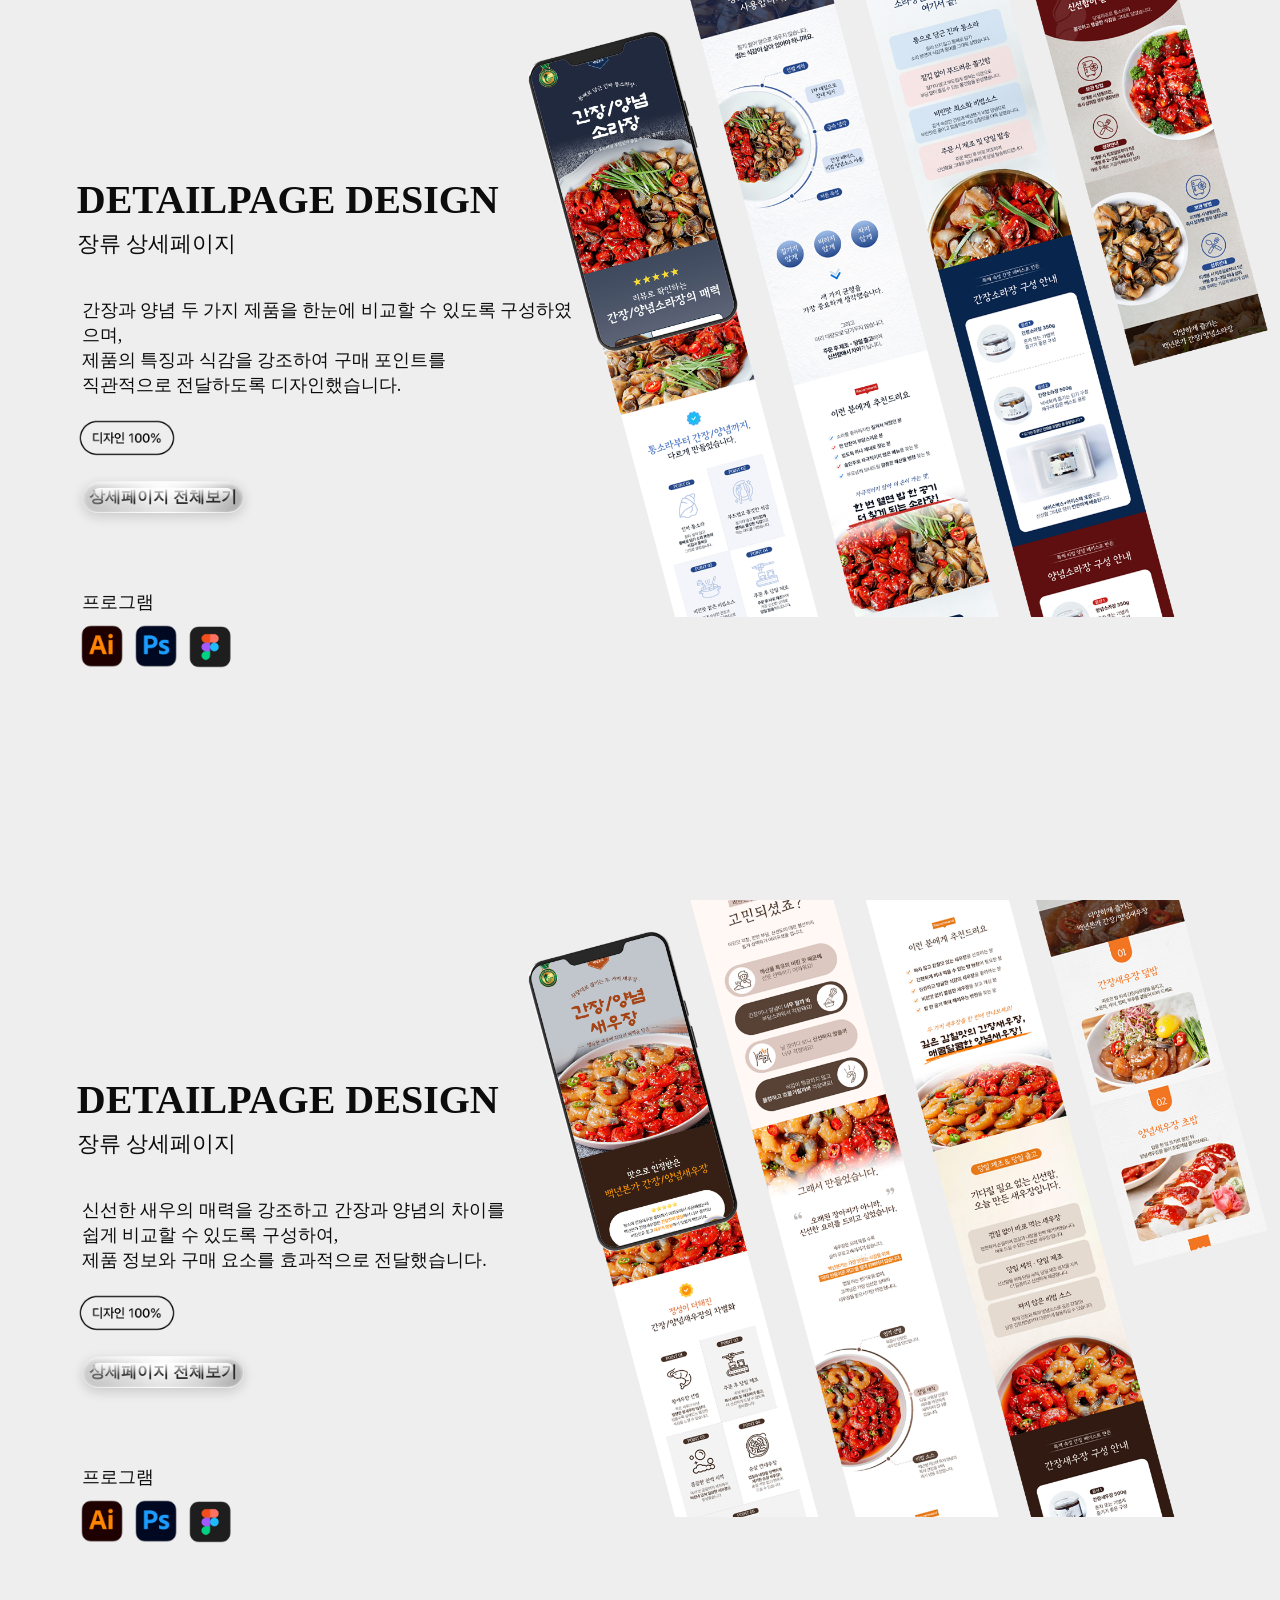
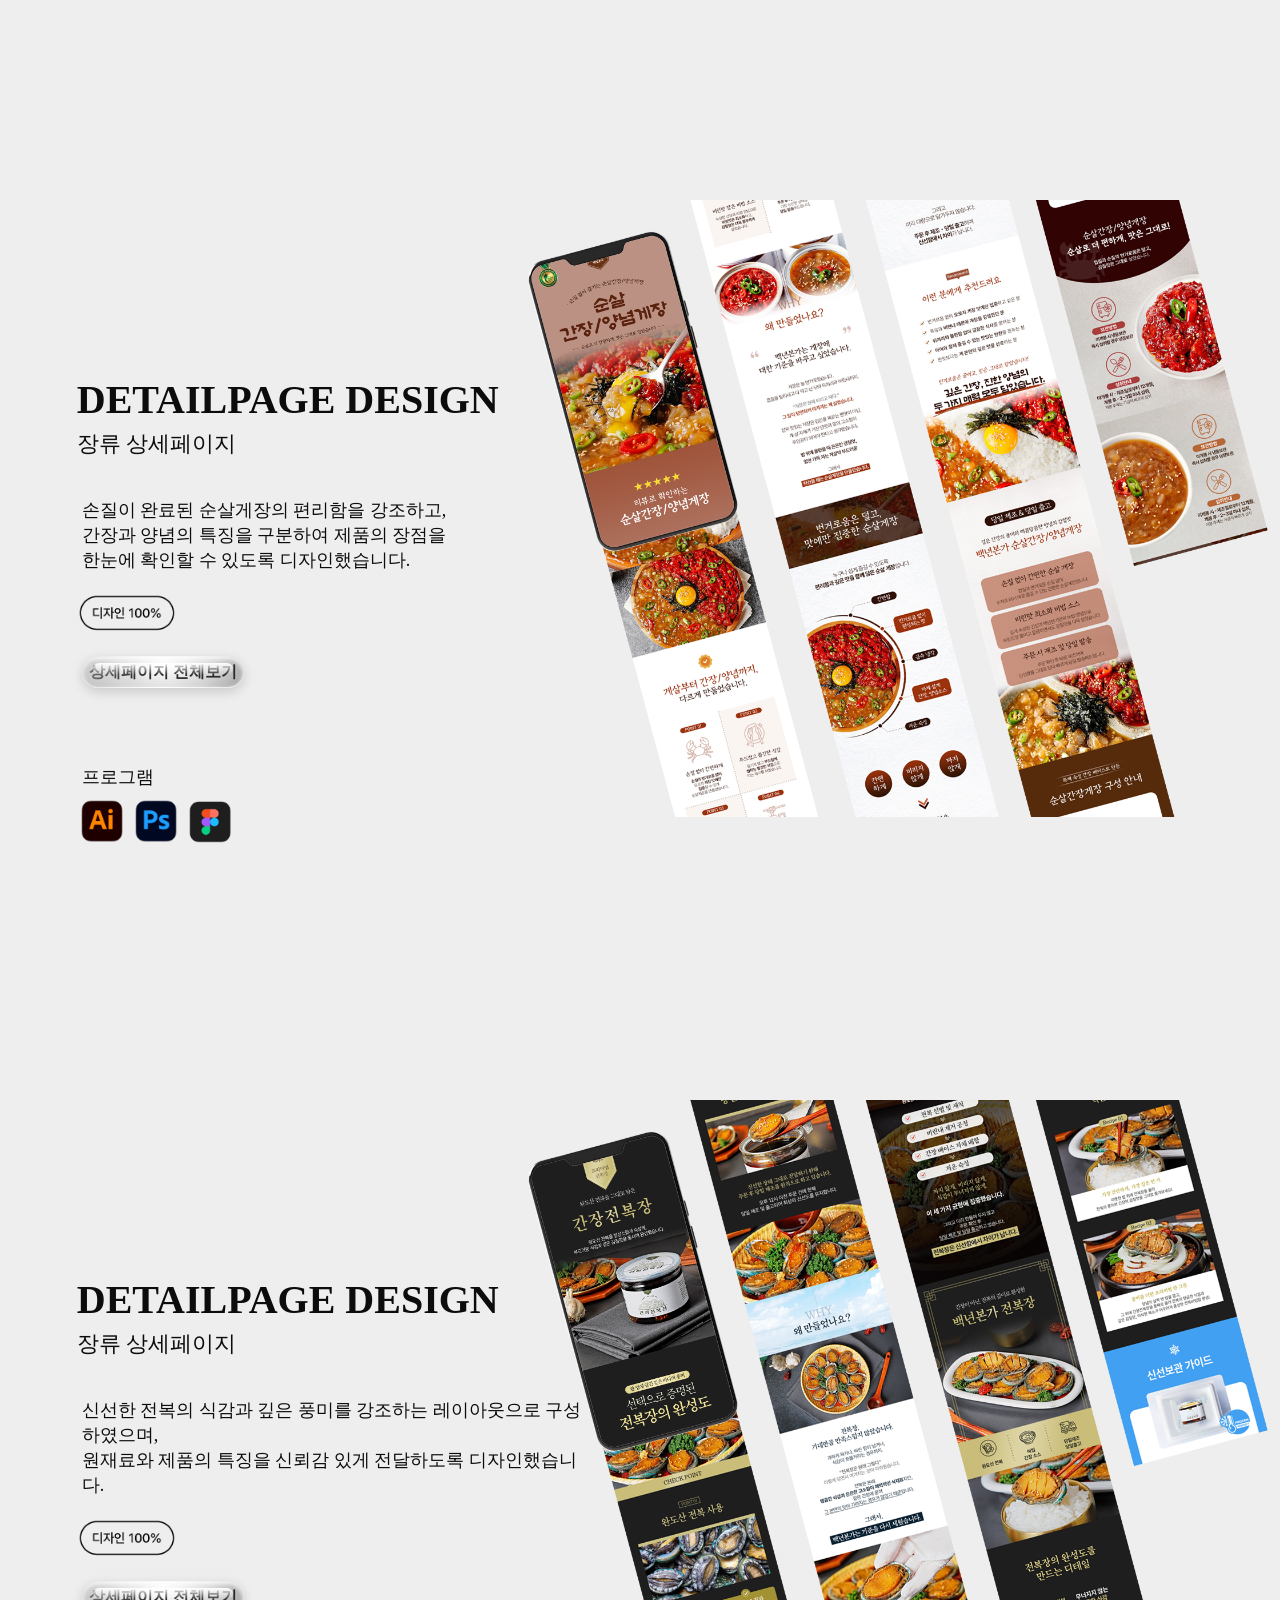
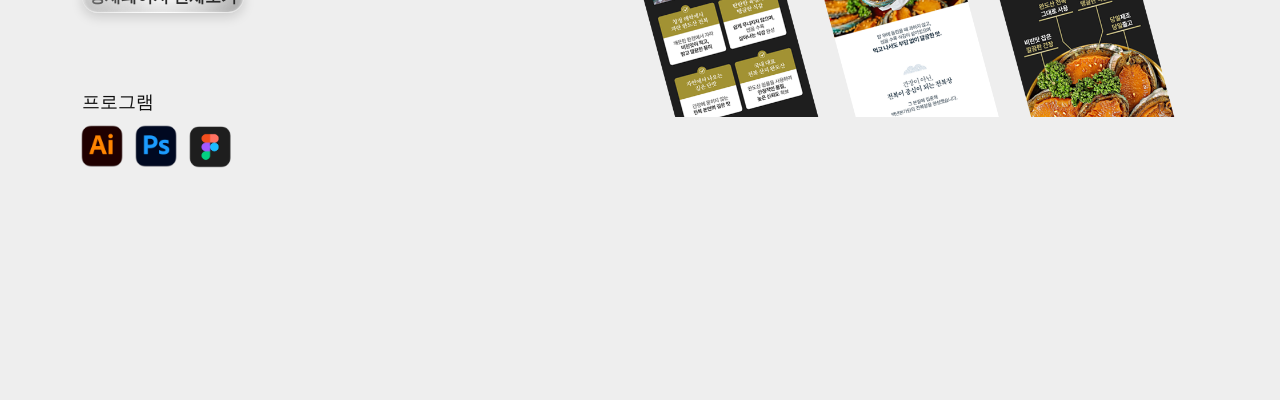
<file: index3-2.html>
<!DOCTYPE html>
<html lang="ko">

<head>
    <meta charset="UTF-8">
    <meta name="viewport" content="width=device-width, initial-scale=1.0">
    <title>portfolio</title>
    <script src="https://code.jquery.com/jquery-3.7.1.min.js"></script>
    <script src="js/script2.js" type="text/javascript"></script>
    <link rel="preconnect" href="https://cdn.jsdelivr.net/gh/Project-Noonnu/noonfonts_2107@1.1/Pretendard-Regular.woff">
    <link rel="stylesheet" href="css/reset.css">
    <link rel="stylesheet" href="css/style3-2.css">
</head>
<body>
    <div id="page1">
        <div class="text">
            <h1>DETAILPAGE DESIGN</h1>
            <b>장류 상세페이지</b>
            <p>
                간장과 양념 두 가지 제품을 한눈에 비교할 수 있도록 구성하였으며,<br>
                제품의 특징과 식감을 강조하여 구매 포인트를<br>
                직관적으로 전달하도록 디자인했습니다.
            </p>
            <img src="images/design100.png" alt="design100">
            <div class="list_text">
              <a href="https://www.figma.com/proto/V292pbE2dGDofRwH3TzrcU/Untitled?page-id=0%3A1&node-id=158-10034&viewport=-1774%2C3315%2C0.25&t=gden237oveOBpRyv-1&scaling=min-zoom&content-scaling=fixed" target="_blank">상세페이지 전체보기</a>
            </div> <!-- 전체보기 -->
            <p>프로그램</p>
            <img src="images/skill_icon1.png" alt="skill_icon1">
            <img src="images/skill_icon2.png" alt="skill_icon2">
            <img src="images/skill_icon3.png" alt="skill_icon3">
        </div> <!-- .text -->
        <div class="img">
            <img src="images/detailpage7.png" alt="detailpage7">
        </div> <!-- .img -->
    </div> <!-- #page1 -->

    <div id="page2">
        <div class="text">
            <h1>DETAILPAGE DESIGN</h1>
            <b>장류 상세페이지</b>
            <p>
                신선한 새우의 매력을 강조하고 간장과 양념의 차이를<br>
                쉽게 비교할 수 있도록 구성하여,<br>
                제품 정보와 구매 요소를 효과적으로 전달했습니다.
            </p>
            <img src="images/design100.png" alt="design100">
            <div class="list_text">
              <a href="https://www.figma.com/proto/V292pbE2dGDofRwH3TzrcU/Untitled?page-id=0%3A1&node-id=158-10095&viewport=-2630%2C3304%2C0.25&t=QkDjkTZ1j9a1ARop-1&scaling=min-zoom&content-scaling=fixed" target="_blank">상세페이지 전체보기</a>
            </div> <!-- 전체보기 -->
            <p>프로그램</p>
            <img src="images/skill_icon1.png" alt="skill_icon1">
            <img src="images/skill_icon2.png" alt="skill_icon2">
            <img src="images/skill_icon3.png" alt="skill_icon3">
        </div> <!-- .text -->
        <div class="img">
            <img src="images/detailpage8.png" alt="detailpage8">
        </div> <!-- .img -->
    </div> <!-- #page2 -->

    <div id="page3">
        <div class="text">
            <h1>DETAILPAGE DESIGN</h1>
            <b>장류 상세페이지</b>
            <p>
                손질이 완료된 순살게장의 편리함을 강조하고,<br>
                간장과 양념의 특징을 구분하여 제품의 장점을<br>
                한눈에 확인할 수 있도록 디자인했습니다.
            </p>
            <img src="images/design100.png" alt="design100">
            <div class="list_text">
              <a href="https://www.figma.com/proto/V292pbE2dGDofRwH3TzrcU/Untitled?page-id=0%3A1&node-id=158-10154&viewport=-5666%2C3402%2C0.25&t=ijmrTTw4AJ7Cmj5B-1&scaling=min-zoom&content-scaling=fixed" target="_blank">상세페이지 전체보기</a>
            </div> <!-- 전체보기 -->
            <p>프로그램</p>
            <img src="images/skill_icon1.png" alt="skill_icon1">
            <img src="images/skill_icon2.png" alt="skill_icon2">
            <img src="images/skill_icon3.png" alt="skill_icon3">
        </div> <!-- .text -->
        <div class="img">
            <img src="images/detailpage9.png" alt="detailpage9">
        </div> <!-- .img -->
    </div> <!-- #page3 -->

    <div id="page4">
        <div class="text">
            <h1>DETAILPAGE DESIGN</h1>
            <b>장류 상세페이지</b>
            <p>
                신선한 전복의 식감과 깊은 풍미를 강조하는 레이아웃으로 구성하였으며,<br>
                원재료와 제품의 특징을 신뢰감 있게 전달하도록 디자인했습니다.
            </p>
            <img src="images/design100.png" alt="design100">
            <div class="list_text">
              <a href="https://www.figma.com/proto/V292pbE2dGDofRwH3TzrcU/Untitled?page-id=0%3A1&node-id=158-10313&viewport=-5666%2C3402%2C0.25&t=ijmrTTw4AJ7Cmj5B-1&scaling=min-zoom&content-scaling=fixed" target="_blank">상세페이지 전체보기</a>
            </div> <!-- 전체보기 -->
            <p>프로그램</p>
            <img src="images/skill_icon1.png" alt="skill_icon1">
            <img src="images/skill_icon2.png" alt="skill_icon2">
            <img src="images/skill_icon3.png" alt="skill_icon3">
        </div> <!-- .text -->
        <div class="img">
            <img src="images/detailpage10.png" alt="detailpage10">
        </div> <!-- .img -->
    </div> <!-- #page4 -->
</body>
</file>
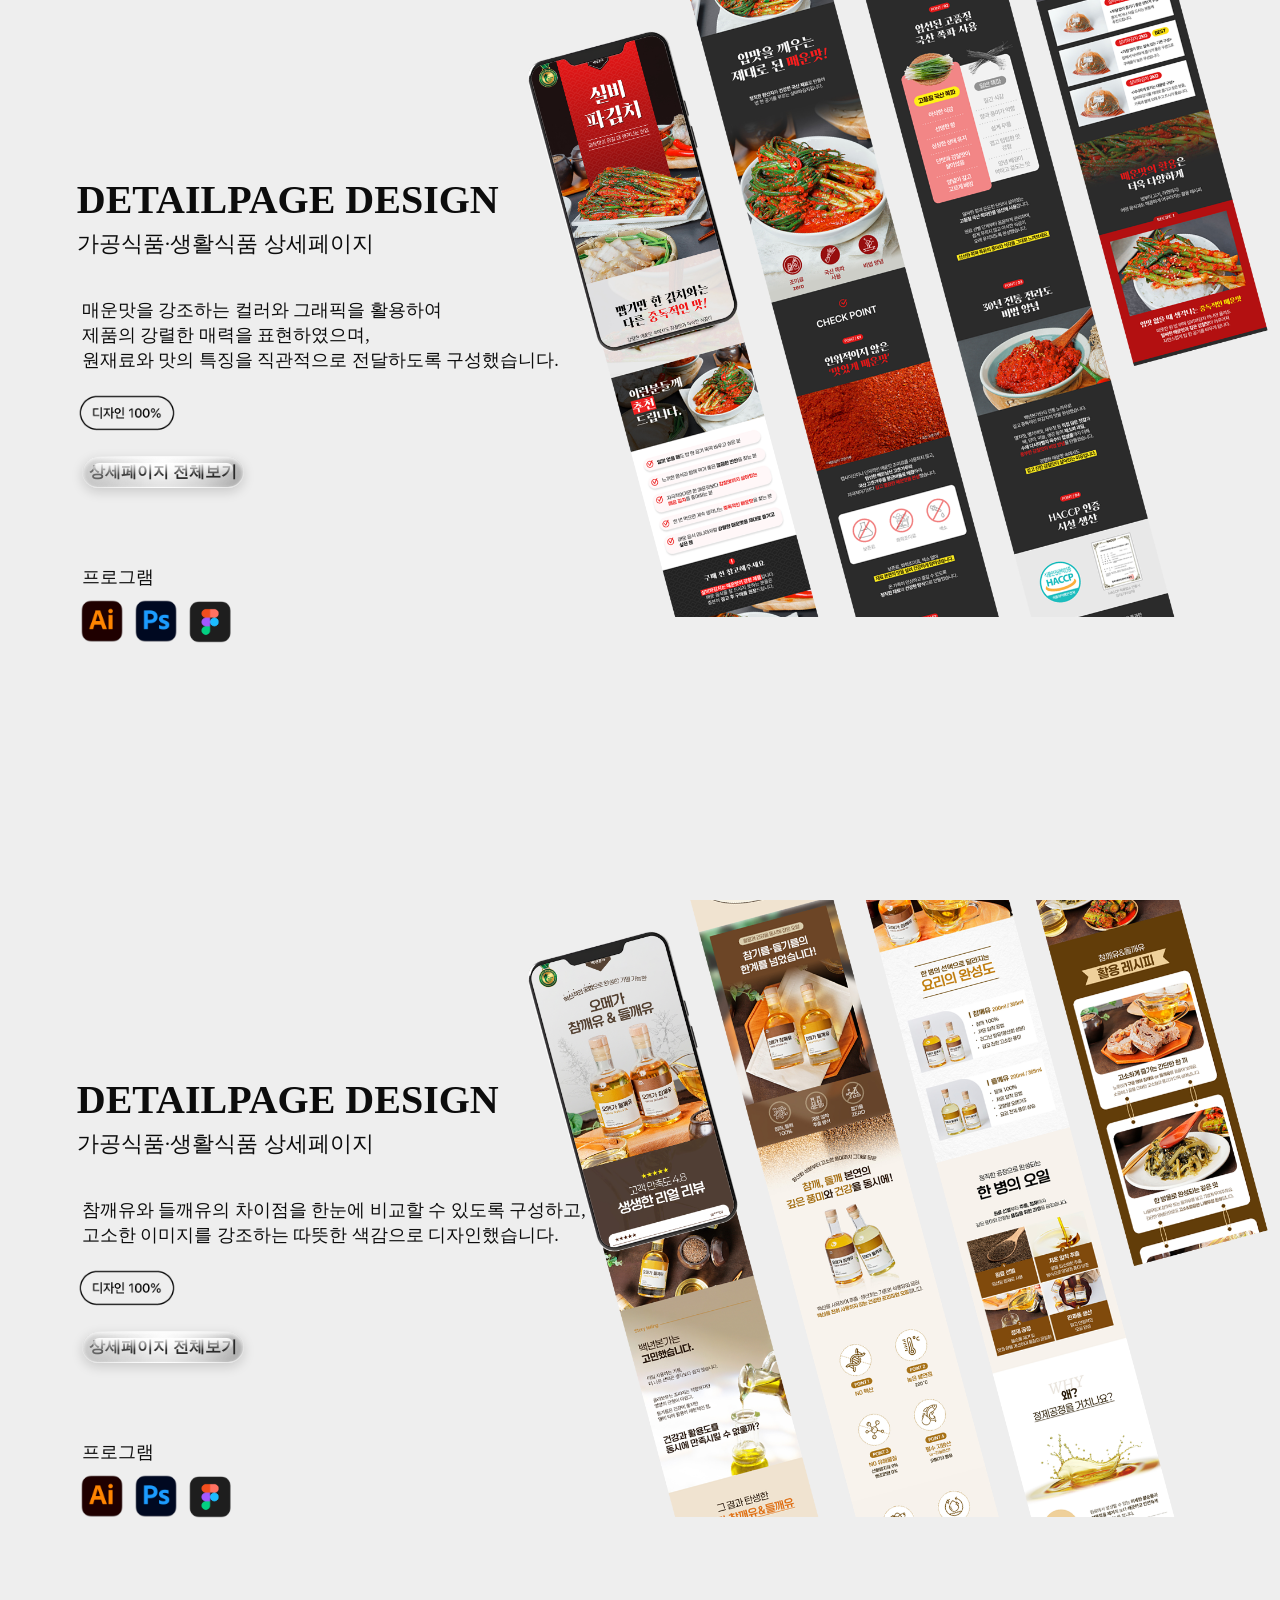
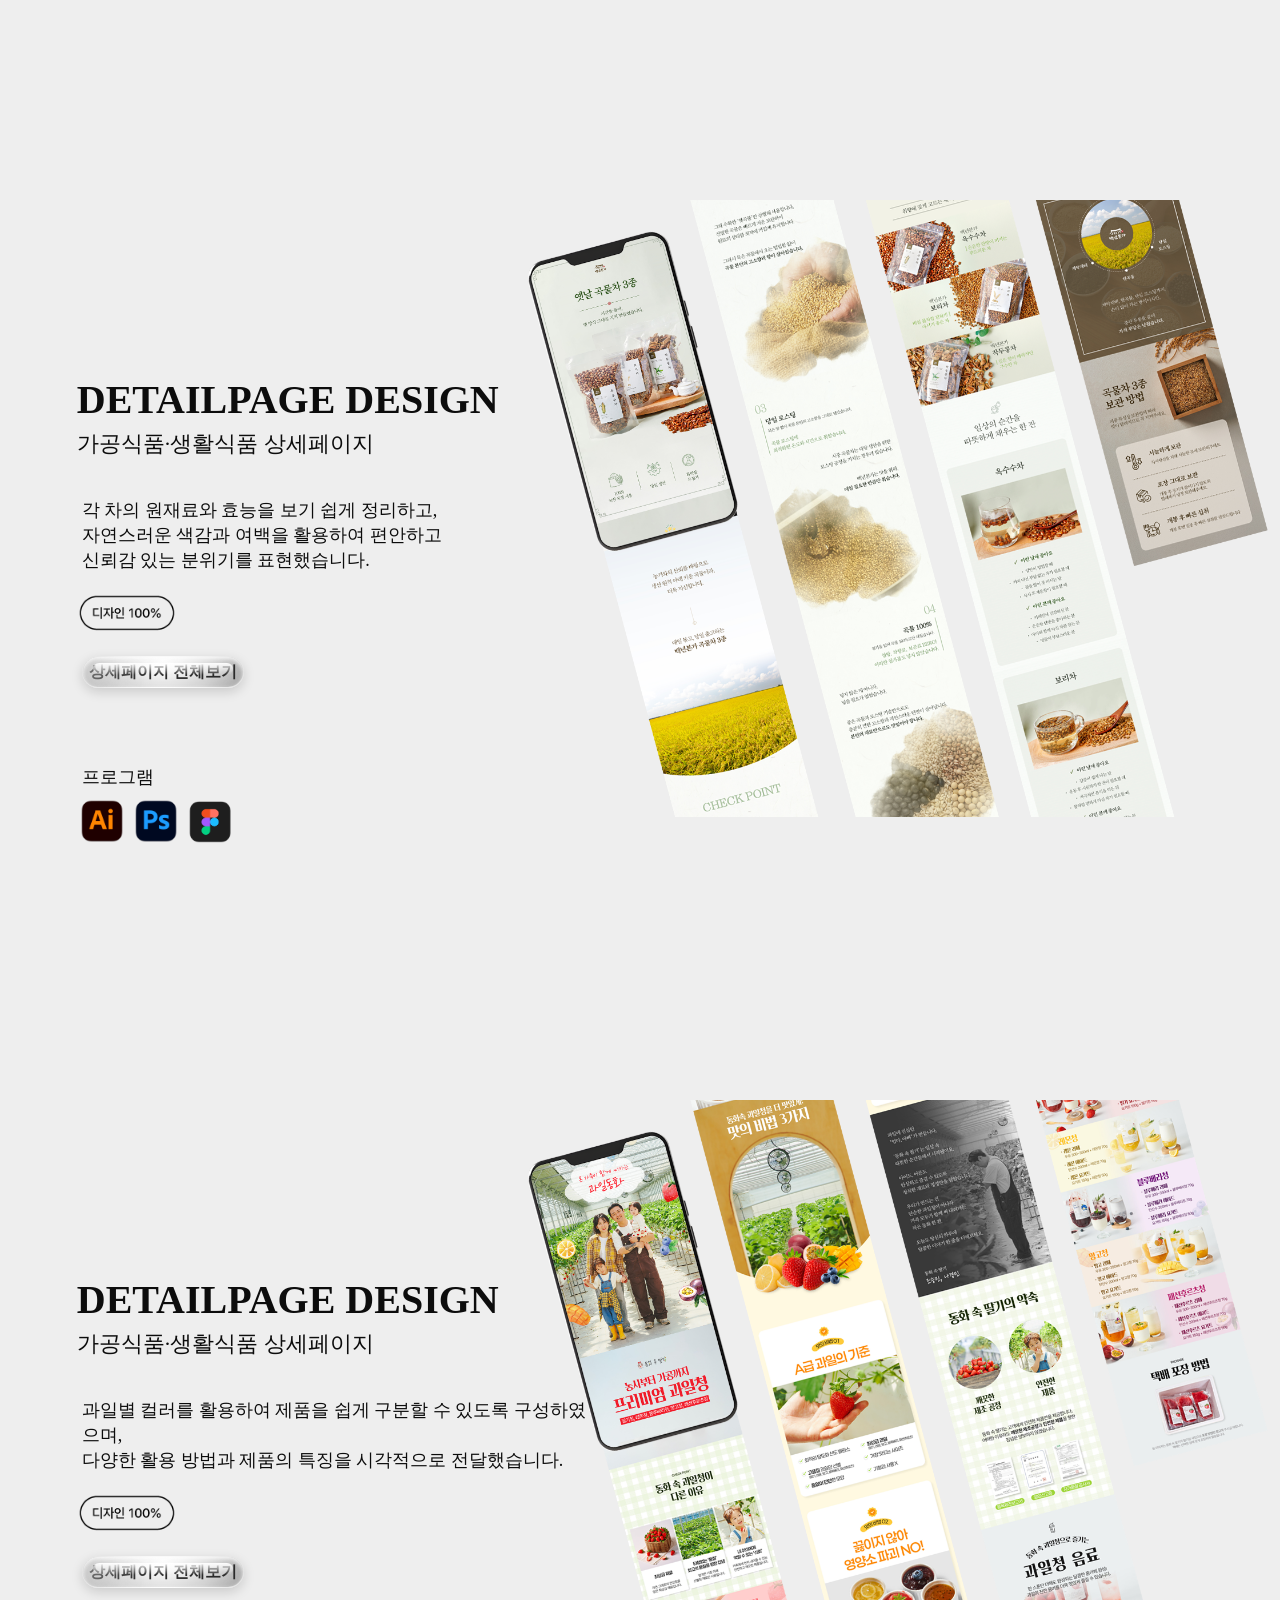
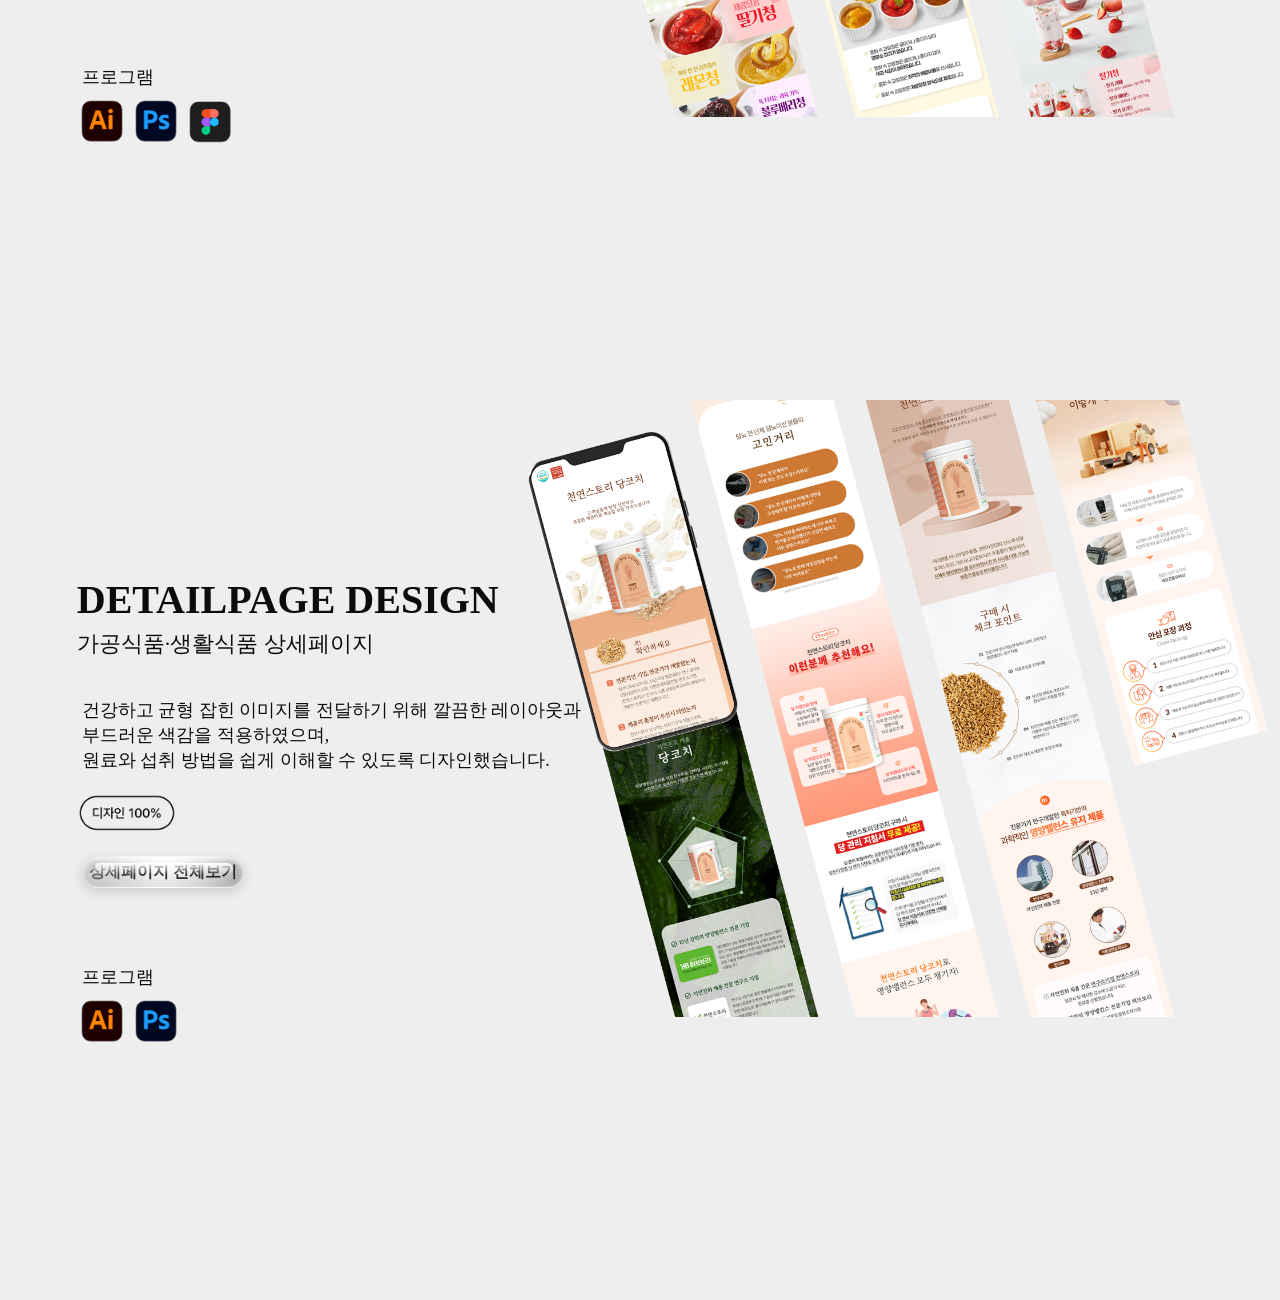
<file: index3-3.html>
<!DOCTYPE html>
<html lang="ko">

<head>
    <meta charset="UTF-8">
    <meta name="viewport" content="width=device-width, initial-scale=1.0">
    <title>portfolio</title>
    <script src="https://code.jquery.com/jquery-3.7.1.min.js"></script>
    <script src="js/script2.js" type="text/javascript"></script>
    <link rel="preconnect" href="https://cdn.jsdelivr.net/gh/Project-Noonnu/noonfonts_2107@1.1/Pretendard-Regular.woff">
    <link rel="stylesheet" href="css/reset.css">
    <link rel="stylesheet" href="css/style3-3.css">
</head>
<body>
    <div id="page1">
        <div class="text">
            <h1>DETAILPAGE DESIGN</h1>
            <b>가공식품·생활식품 상세페이지</b>
            <p>
                매운맛을 강조하는 컬러와 그래픽을 활용하여<br>
                제품의 강렬한 매력을 표현하였으며,<br>
                원재료와 맛의 특징을 직관적으로 전달하도록 구성했습니다.
            </p>
            <img src="images/design100.png" alt="design100">
            <div class="list_text">
              <a href="https://www.figma.com/proto/V292pbE2dGDofRwH3TzrcU/Untitled?page-id=0%3A1&node-id=158-9871&viewport=-634%2C3225%2C0.24&t=KmK9hUaElZNF9ZsF-1&scaling=min-zoom&content-scaling=fixed" target="_blank">상세페이지 전체보기</a>
            </div> <!-- 전체보기 -->
            <p>프로그램</p>
            <img src="images/skill_icon1.png" alt="skill_icon1">
            <img src="images/skill_icon2.png" alt="skill_icon2">
            <img src="images/skill_icon3.png" alt="skill_icon3">
        </div> <!-- .text -->
        <div class="img">
            <img src="images/detailpage11.png" alt="detailpage11">
        </div> <!-- .img -->
    </div> <!-- #page1 -->

    <div id="page2">
        <div class="text">
            <h1>DETAILPAGE DESIGN</h1>
            <b>가공식품·생활식품 상세페이지</b>
            <p>
                참깨유와 들깨유의 차이점을 한눈에 비교할 수 있도록 구성하고,<br>
                고소한 이미지를 강조하는 따뜻한 색감으로 디자인했습니다.
            </p>
            <img src="images/design100.png" alt="design100">
            <div class="list_text">
              <a href="https://www.figma.com/proto/V292pbE2dGDofRwH3TzrcU/Untitled?page-id=0%3A1&node-id=158-10288&viewport=-8538%2C5157%2C0.39&t=vyK8JmDDgBepeNuM-1&scaling=min-zoom&content-scaling=fixed" target="_blank">상세페이지 전체보기</a>
            </div> <!-- 전체보기 -->
            <p>프로그램</p>
            <img src="images/skill_icon1.png" alt="skill_icon1">
            <img src="images/skill_icon2.png" alt="skill_icon2">
            <img src="images/skill_icon3.png" alt="skill_icon3">
        </div> <!-- .text -->
        <div class="img">
            <img src="images/detailpage12.png" alt="detailpage12">
        </div> <!-- .img -->
    </div> <!-- #page2 -->

    <div id="page3">
        <div class="text">
            <h1>DETAILPAGE DESIGN</h1>
            <b>가공식품·생활식품 상세페이지</b>
            <p>
                각 차의 원재료와 효능을 보기 쉽게 정리하고,<br>
                자연스러운 색감과 여백을 활용하여 편안하고<br>
                신뢰감 있는 분위기를 표현했습니다.
            </p>
            <img src="images/design100.png" alt="design100">
            <div class="list_text">
              <a href="https://www.figma.com/proto/V292pbE2dGDofRwH3TzrcU/Untitled?page-id=0%3A1&node-id=158-4&viewport=1212%2C4255%2C0.31&t=kV0mIEaNwQ0hmJas-1&scaling=min-zoom&content-scaling=fixed" target="_blank">상세페이지 전체보기</a>
            </div> <!-- 전체보기 -->
            <p>프로그램</p>
            <img src="images/skill_icon1.png" alt="skill_icon1">
            <img src="images/skill_icon2.png" alt="skill_icon2">
            <img src="images/skill_icon3.png" alt="skill_icon3">
        </div> <!-- .text -->
        <div class="img">
            <img src="images/detailpage13.png" alt="detailpage13">
        </div> <!-- .img -->
    </div> <!-- #page3 -->

    <div id="page4">
        <div class="text">
            <h1>DETAILPAGE DESIGN</h1>
            <b>가공식품·생활식품 상세페이지</b>
            <p>
                과일별 컬러를 활용하여 제품을 쉽게 구분할 수 있도록 구성하였으며,<br>
                다양한 활용 방법과 제품의 특징을 시각적으로 전달했습니다.
            </p>
            <img src="images/design100.png" alt="design100">
            <div class="list_text">
              <a href="https://www.figma.com/proto/V292pbE2dGDofRwH3TzrcU/Untitled?page-id=0%3A1&node-id=158-10338&viewport=-9693%2C5405%2C0.4&t=Ayzu0IdVLcTPBVuG-1&scaling=min-zoom&content-scaling=fixed" target="_blank">상세페이지 전체보기</a>
            </div> <!-- 전체보기 -->
            <p>프로그램</p>
            <img src="images/skill_icon1.png" alt="skill_icon1">
            <img src="images/skill_icon2.png" alt="skill_icon2">
            <img src="images/skill_icon3.png" alt="skill_icon3">
        </div> <!-- .text -->
        <div class="img">
            <img src="images/detailpage14.png" alt="detailpage14">
        </div> <!-- .img -->
    </div> <!-- #page4 -->

    <div id="page5">
        <div class="text">
            <h1>DETAILPAGE DESIGN</h1>
            <b>가공식품·생활식품 상세페이지</b>
            <p>
                건강하고 균형 잡힌 이미지를 전달하기 위해 깔끔한 레이아웃과<br>
                부드러운 색감을 적용하였으며,<br>
                원료와 섭취 방법을 쉽게 이해할 수 있도록 디자인했습니다.
            </p>
            <img src="images/design100.png" alt="design100">
            <div class="list_text">
              <a href="https://www.figma.com/proto/V292pbE2dGDofRwH3TzrcU/Untitled?page-id=0%3A1&node-id=196-107&viewport=-8630%2C3995%2C0.28&t=3kwz2jCu4El4wUrd-1&scaling=min-zoom&content-scaling=fixed" target="_blank">상세페이지 전체보기</a>
            </div> <!-- 전체보기 -->
            <p>프로그램</p>
            <img src="images/skill_icon1.png" alt="skill_icon1">
            <img src="images/skill_icon2.png" alt="skill_icon2">
        </div> <!-- .text -->
        <div class="img">
            <img src="images/detailpage15.png" alt="detailpage15">
        </div> <!-- .img -->
    </div> <!-- #page5 -->
</body>
</file>
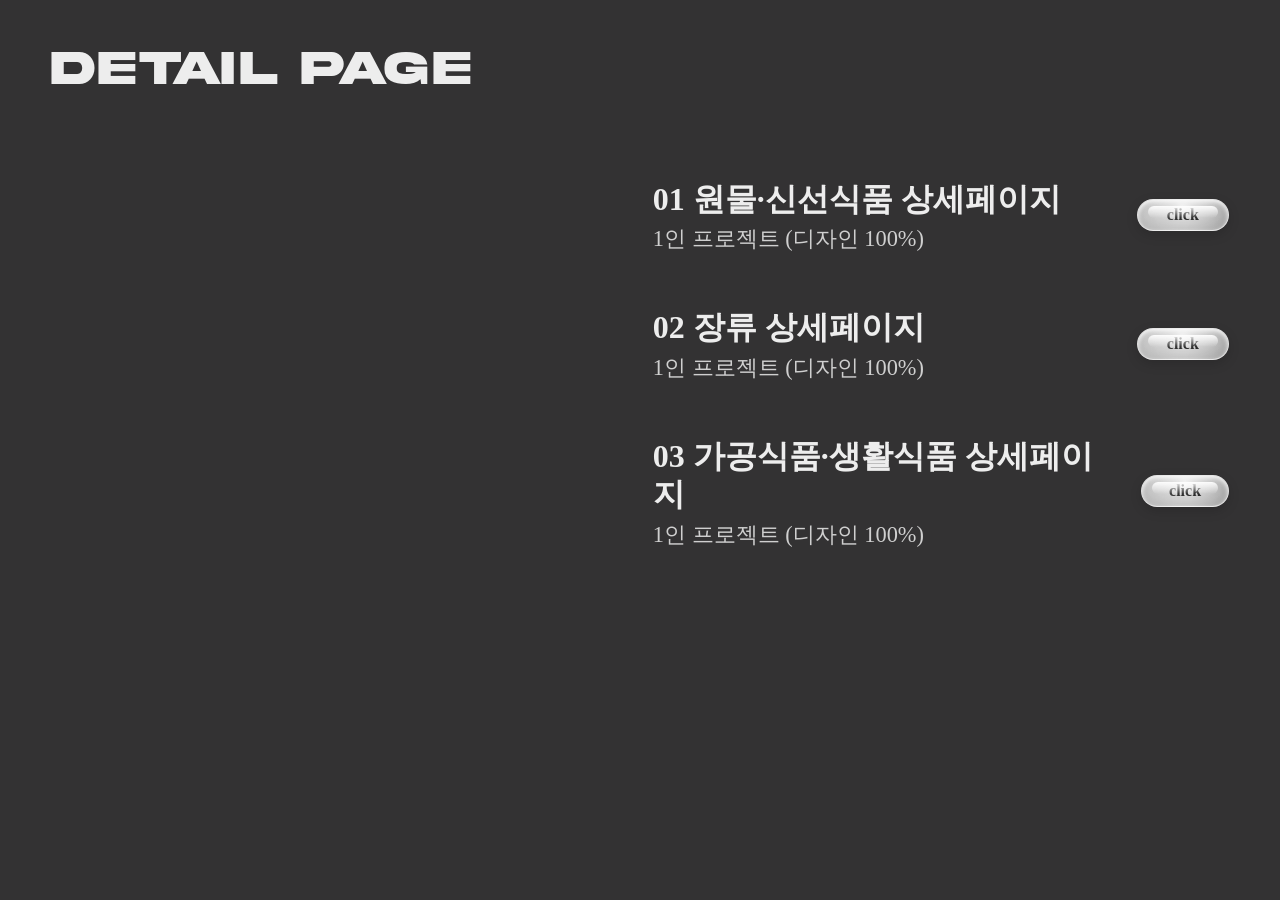
<file: index3.html>
<!DOCTYPE html>
<html lang="ko">

<head>
    <meta charset="UTF-8">
    <meta name="viewport" content="width=device-width, initial-scale=1.0">
    <title>portfolio</title>
    <script src="https://code.jquery.com/jquery-3.7.1.min.js"></script>
    <script src="js/script2.js" type="text/javascript"></script>
    <link rel="preconnect" href="https://cdn.jsdelivr.net/gh/Project-Noonnu/noonfonts_2107@1.1/Pretendard-Regular.woff">
    <link rel="stylesheet" href="css/reset.css">
    <link rel="stylesheet" href="css/style1.css">
</head>
<body>
    <div id="page1">
        <div class="contents_text">
            <p>Detail page</p>
        </div> <!-- .contents_text -->
        <div class="contents_list">
            <ul class="list_text">
                <li>
                    <div class="title_box">
                        <span class="title">01 원물·신선식품 상세페이지</span>
                        <span class="sub">1인 프로젝트 (디자인 100%)</span>
                     </div>

                     <a href="index3-1.html" target="_blank">click</a>
                </li>
                <li>
                    <div class="title_box">
                        <span class="title">02 장류 상세페이지</span>
                        <span class="sub">1인 프로젝트 (디자인 100%)</span>
                     </div>

                     <a href="index3-2.html" target="_blank">click</a>
                </li>
                <li>
                    <div class="title_box">
                        <span class="title">03 가공식품·생활식품 상세페이지</span>
                        <span class="sub">1인 프로젝트 (디자인 100%)</span>
                     </div>

                     <a href="index3-3.html" target="_blank">click</a>
                </li>
            </ul> <!-- .list_text -->
        </div> <!-- .contents_list -->
    </div> <!-- #page1 -->
</body>

</html>
</file>
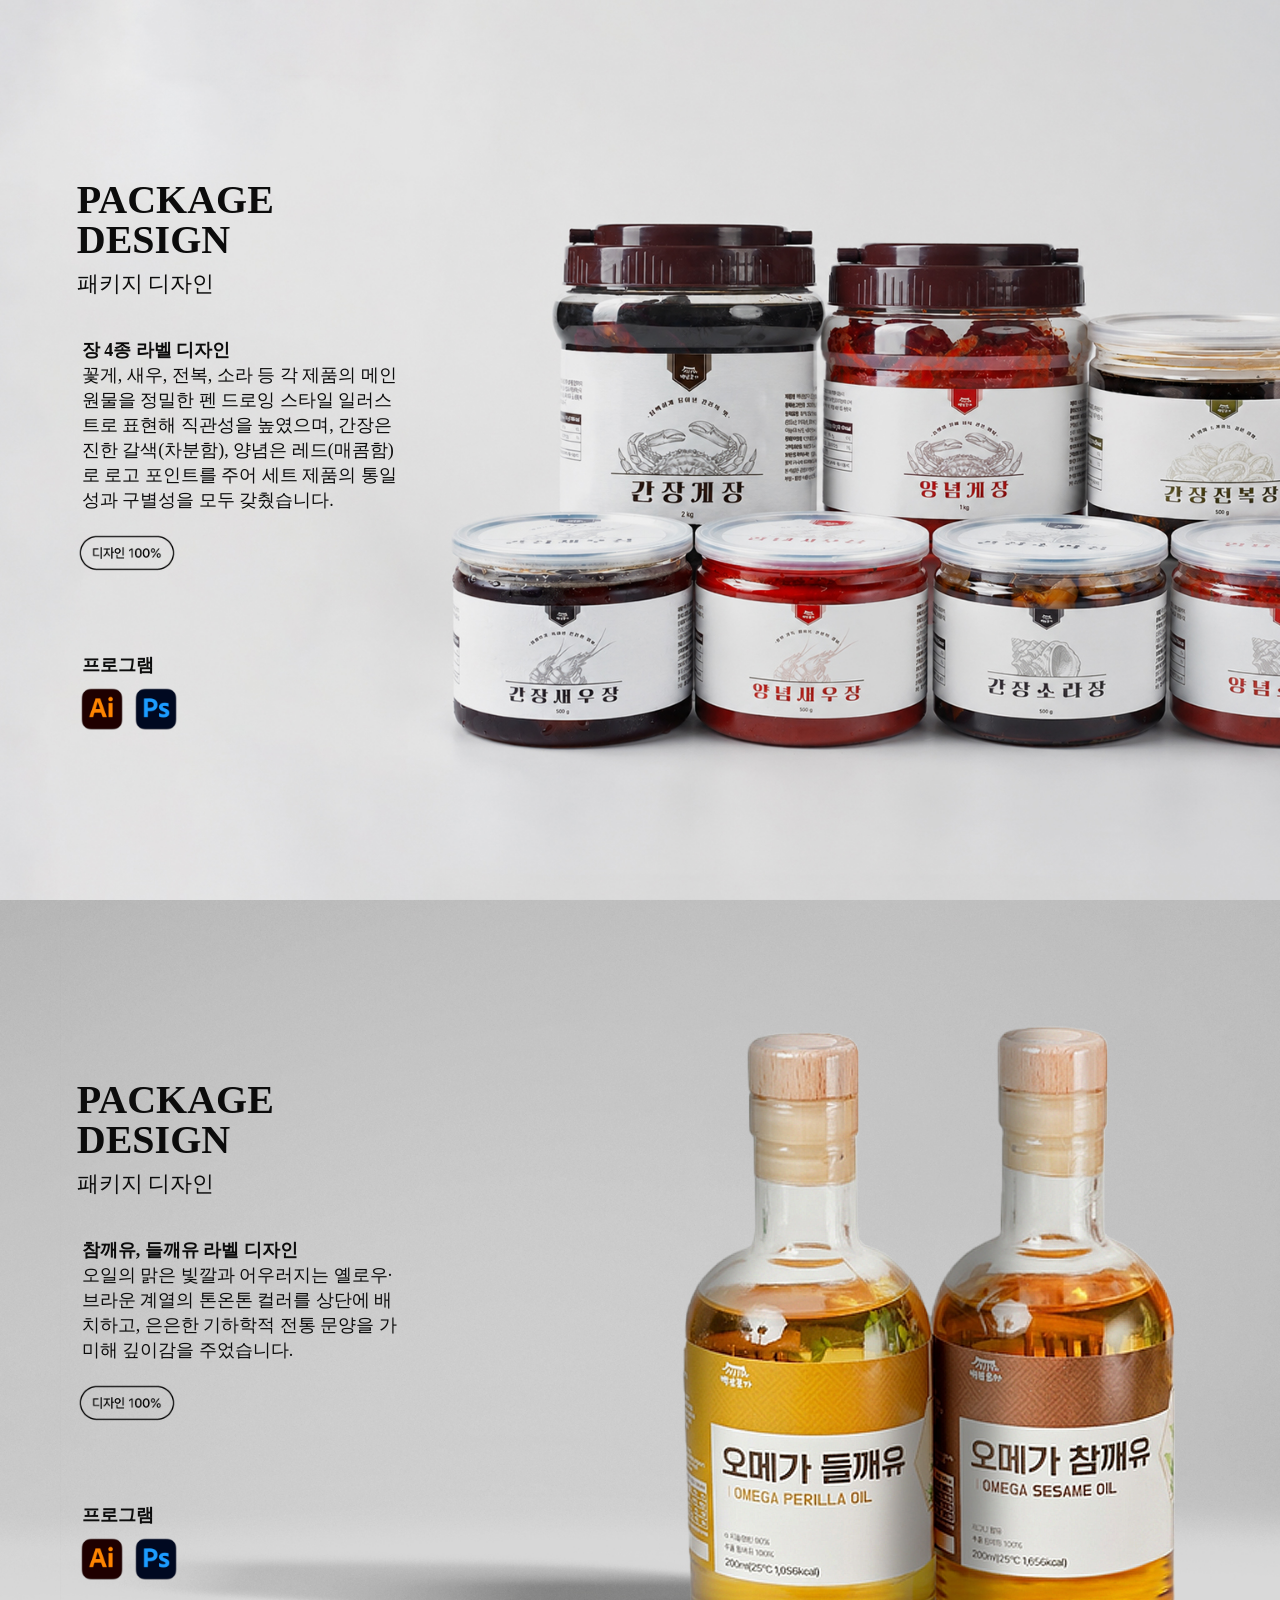
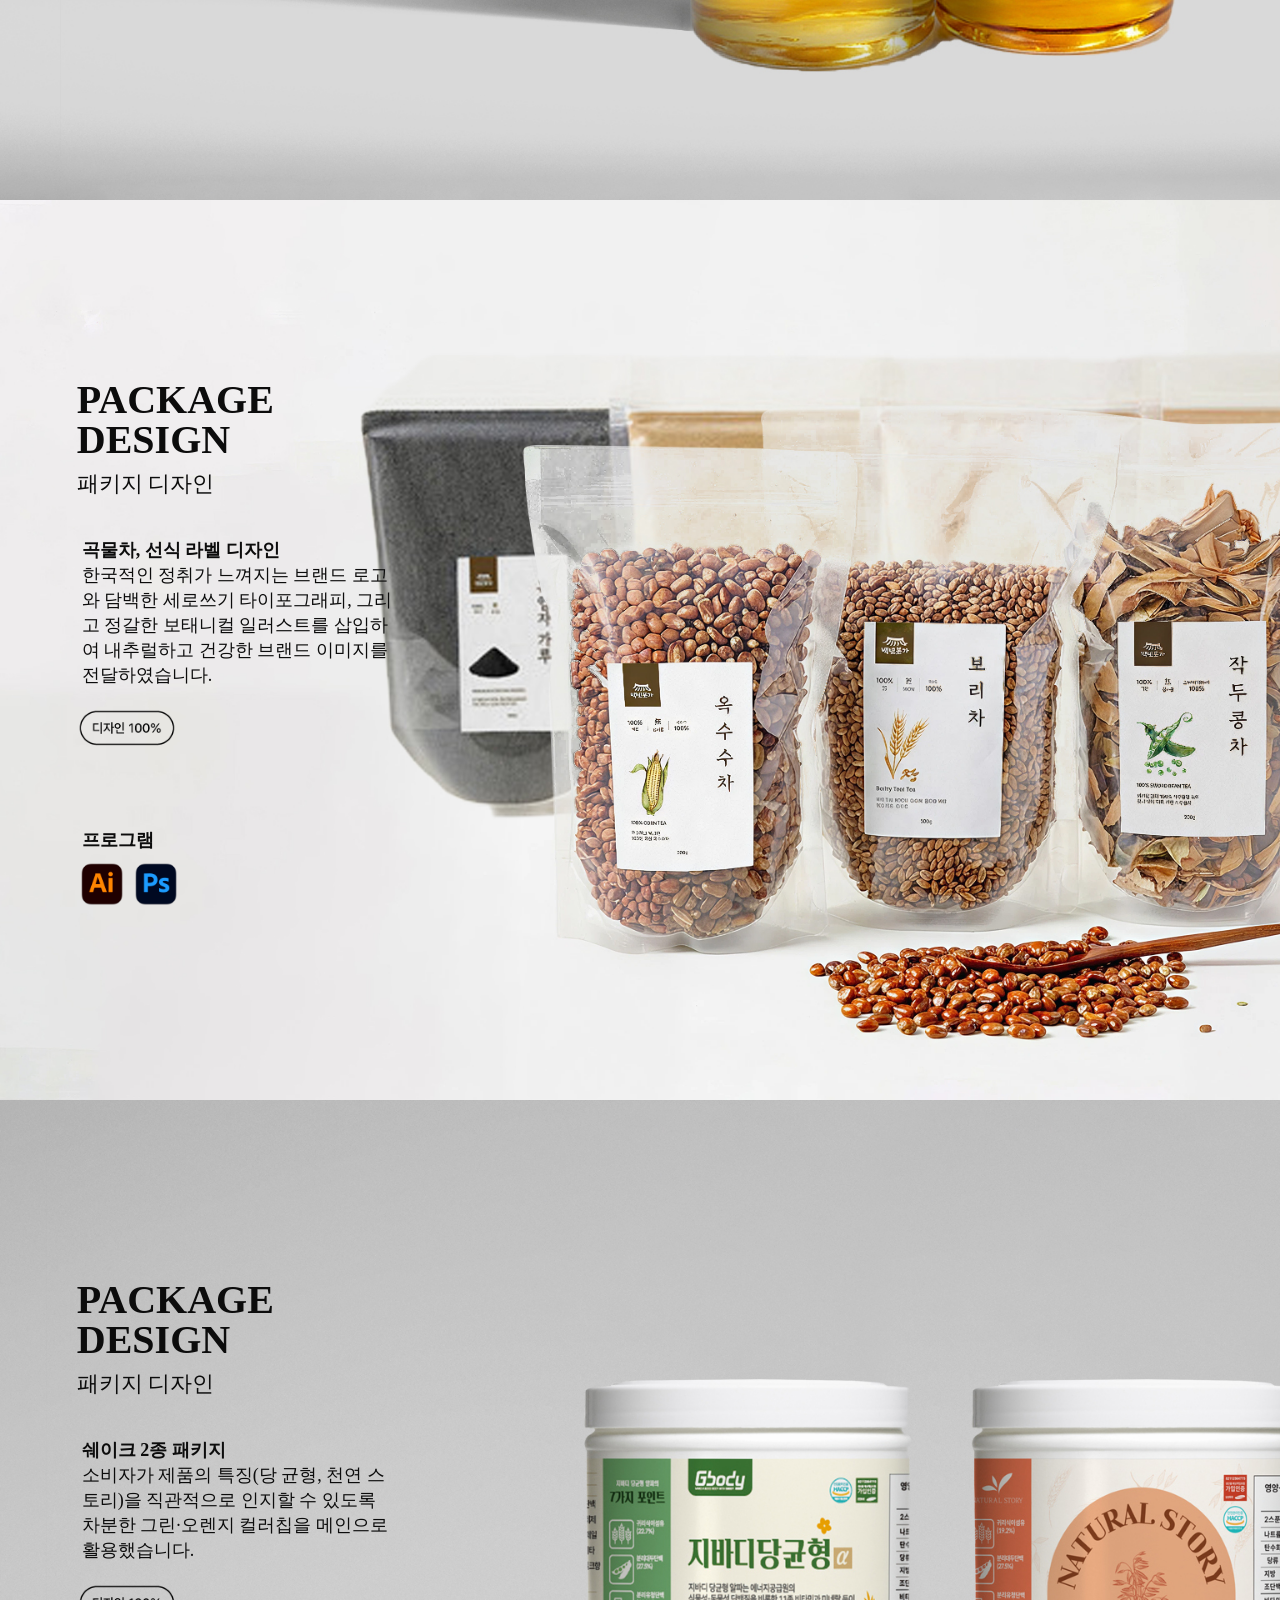
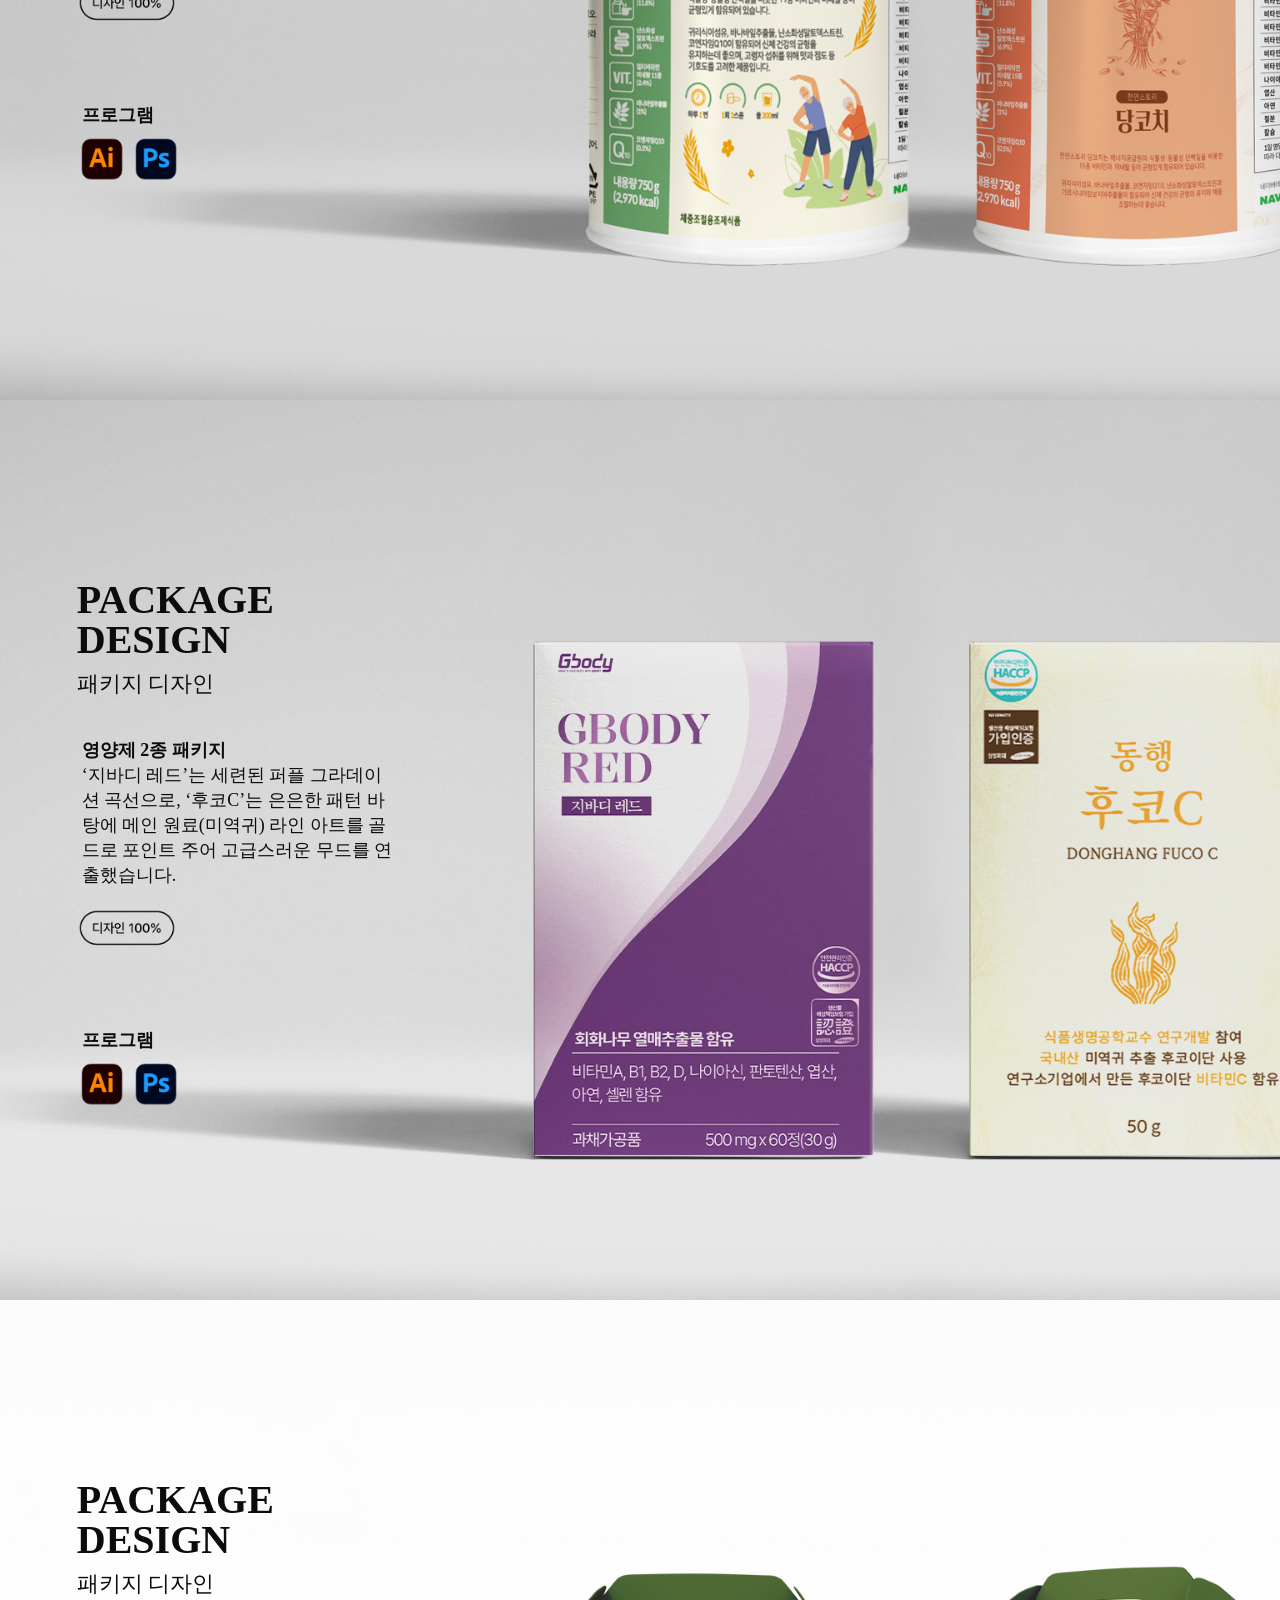
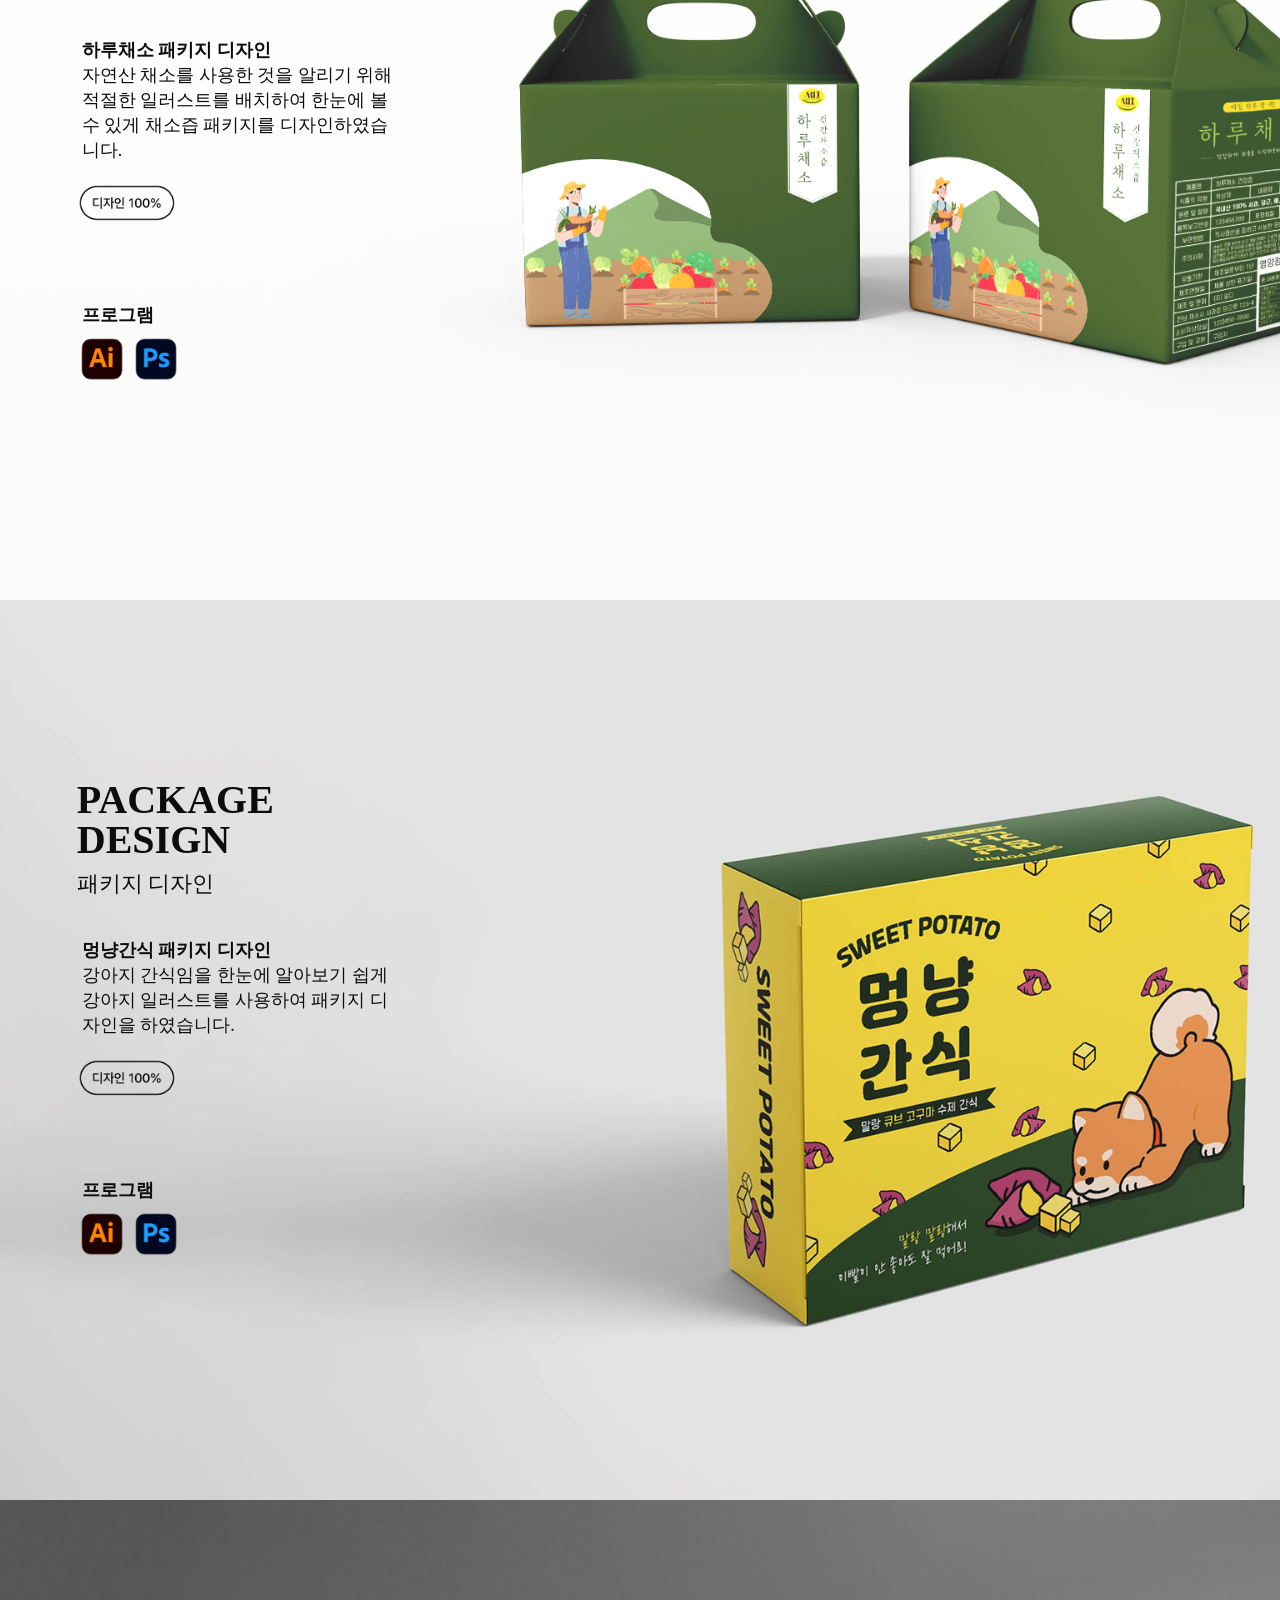
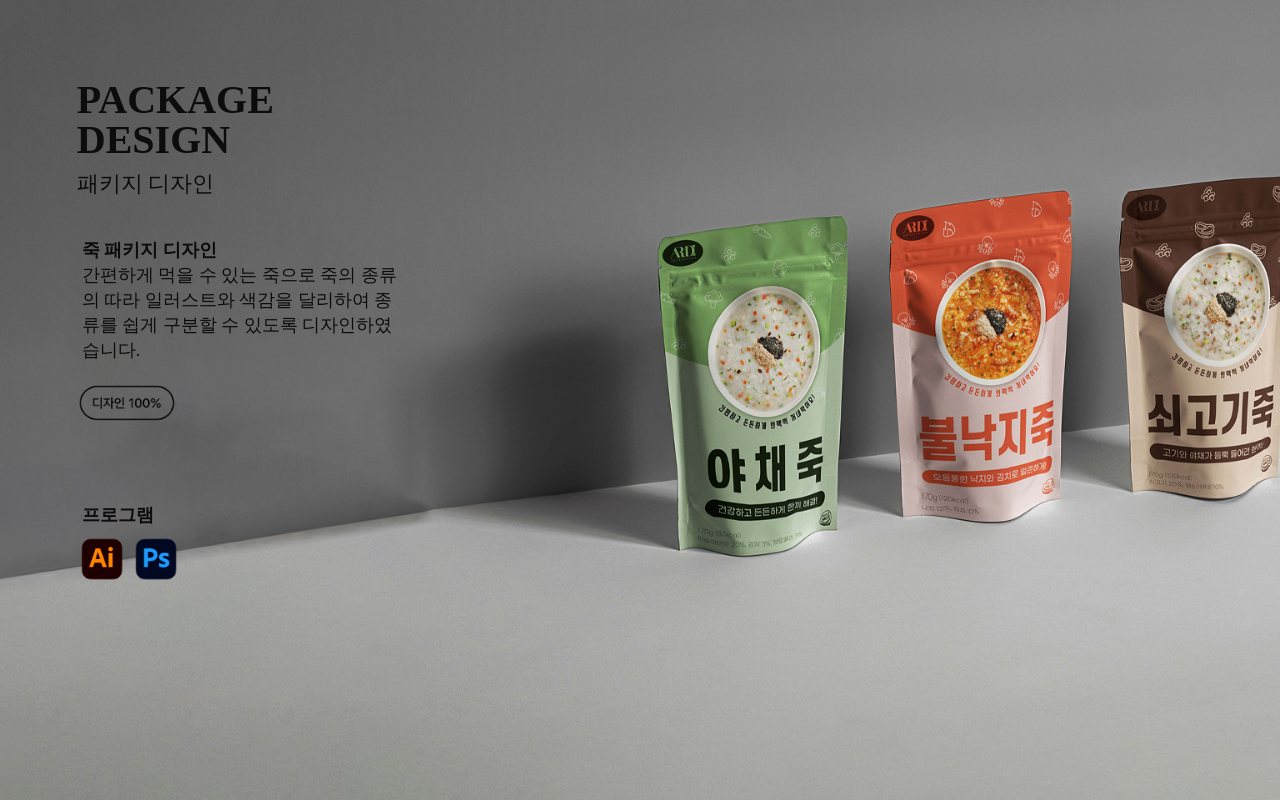
<file: index5.html>
<!DOCTYPE html>
<html lang="ko">

<head>
    <meta charset="UTF-8">
    <meta name="viewport" content="width=device-width, initial-scale=1.0">
    <title>portfolio</title>
    <script src="https://code.jquery.com/jquery-3.7.1.min.js"></script>
    <script src="js/script2.js" type="text/javascript"></script>
    <link rel="preconnect" href="https://cdn.jsdelivr.net/gh/Project-Noonnu/noonfonts_2107@1.1/Pretendard-Regular.woff">
    <link rel="stylesheet" href="css/reset.css">
    <link rel="stylesheet" href="css/style5.css">
</head>
<body>
    <div id="page1">
        <div class="text">
            <h1>PACKAGE DESIGN</h1>
            <b>패키지 디자인</b>
            <p>
                장 4종 라벨 디자인
                <br>
                꽃게, 새우, 전복, 소라 등 각 제품의 메인 원물을 정밀한 펜 드로잉 스타일 일러스트로 표현해 직관성을 높였으며, 간장은 진한 갈색(차분함), 양념은 레드(매콤함)로 로고 포인트를 주어 세트 제품의 통일성과 구별성을 모두 갖췄습니다.
            </p>
            <img src="images/design100.png" alt="design100">
            <p>프로그램</p>
            <img src="images/skill_icon1.png" alt="skill_icon1">
            <img src="images/skill_icon2.png" alt="skill_icon2">
        </div> <!-- .text -->
    </div> <!-- #page1 -->
    <div id="page2">
        <div class="text">
            <h1>PACKAGE DESIGN</h1>
            <b>패키지 디자인</b>
            <p>
                참깨유, 들깨유 라벨 디자인
                <br>
                오일의 맑은 빛깔과 어우러지는 옐로우·브라운 계열의 톤온톤 컬러를 상단에 배치하고, 은은한 기하학적 전통 문양을 가미해 깊이감을 주었습니다.
            </p>
            <img src="images/design100.png" alt="design100">
            <p>프로그램</p>
            <img src="images/skill_icon1.png" alt="skill_icon1">
            <img src="images/skill_icon2.png" alt="skill_icon2">
        </div> <!-- .text -->
    </div> <!-- #page2 -->
    <div id="page3">
        <div class="text">
            <h1>PACKAGE DESIGN</h1>
            <b>패키지 디자인</b>
            <p>
                곡물차, 선식 라벨 디자인
                <br>
                한국적인 정취가 느껴지는 브랜드 로고와 담백한 세로쓰기 타이포그래피, 그리고 정갈한 보태니컬 일러스트를 삽입하여 내추럴하고 건강한 브랜드 이미지를 전달하였습니다.
            </p>
            <img src="images/design100.png" alt="design100">
            <p>프로그램</p>
            <img src="images/skill_icon1.png" alt="skill_icon1">
            <img src="images/skill_icon2.png" alt="skill_icon2">
        </div> <!-- .text -->
    </div> <!-- #page3 -->
    <div id="page4">
        <div class="text">
            <h1>PACKAGE DESIGN</h1>
            <b>패키지 디자인</b>
            <p>
                쉐이크 2종 패키지
                <br>
                소비자가 제품의 특징(당 균형, 천연 스토리)을 직관적으로 인지할 수 있도록 차분한 그린·오렌지 컬러칩을 메인으로 활용했습니다.
            </p>
            <img src="images/design100.png" alt="design100">
            <p>프로그램</p>
            <img src="images/skill_icon1.png" alt="skill_icon1">
            <img src="images/skill_icon2.png" alt="skill_icon2">
        </div> <!-- .text -->
    </div> <!-- #page4 -->
    <div id="page5">
        <div class="text">
            <h1>PACKAGE DESIGN</h1>
            <b>패키지 디자인</b>
            <p>
                영양제 2종 패키지
                <br>
                ‘지바디 레드’는 세련된 퍼플 그라데이션 곡선으로, ‘후코C’는 은은한 패턴 바탕에 메인 원료(미역귀) 라인 아트를 골드로 포인트 주어 고급스러운 무드를 연출했습니다.
            </p>
            <img src="images/design100.png" alt="design100">
            <p>프로그램</p>
            <img src="images/skill_icon1.png" alt="skill_icon1">
            <img src="images/skill_icon2.png" alt="skill_icon2">
        </div> <!-- .text -->
    </div> <!-- #page5 -->
    <div id="page6">
        <div class="text">
            <h1>PACKAGE DESIGN</h1>
            <b>패키지 디자인</b>
            <p>
                하루채소 패키지 디자인
                <br>
                자연산 채소를 사용한 것을 알리기 위해 적절한 일러스트를 배치하여 한눈에 볼 수 있게 채소즙 패키지를 디자인하였습니다.
            </p>
            <img src="images/design100.png" alt="design100">
            <p>프로그램</p>
            <img src="images/skill_icon1.png" alt="skill_icon1">
            <img src="images/skill_icon2.png" alt="skill_icon2">
        </div> <!-- .text -->
    </div> <!-- #page6 -->
    <div id="page7">
        <div class="text">
            <h1>PACKAGE DESIGN</h1>
            <b>패키지 디자인</b>
            <p>
                멍냥간식 패키지 디자인
                <br>
                강아지 간식임을 한눈에 알아보기 쉽게 강아지 일러스트를 사용하여 패키지 디자인을 하였습니다.
            </p>
            <img src="images/design100.png" alt="design100">
            <p>프로그램</p>
            <img src="images/skill_icon1.png" alt="skill_icon1">
            <img src="images/skill_icon2.png" alt="skill_icon2">
        </div> <!-- .text -->
    </div> <!-- #page7 -->
    <div id="page8">
        <div class="text">
            <h1>PACKAGE DESIGN</h1>
            <b>패키지 디자인</b>
            <p>
                죽 패키지 디자인
                <br>
                간편하게 먹을 수 있는 죽으로 죽의 종류의 따라 일러스트와 색감을 달리하여 종류를 쉽게 구분할 수 있도록 디자인하였습니다.
            </p>
            <img src="images/design100.png" alt="design100">
            <p>프로그램</p>
            <img src="images/skill_icon1.png" alt="skill_icon1">
            <img src="images/skill_icon2.png" alt="skill_icon2">
        </div> <!-- .text -->
    </div> <!-- #page8 -->
</body>
</file>
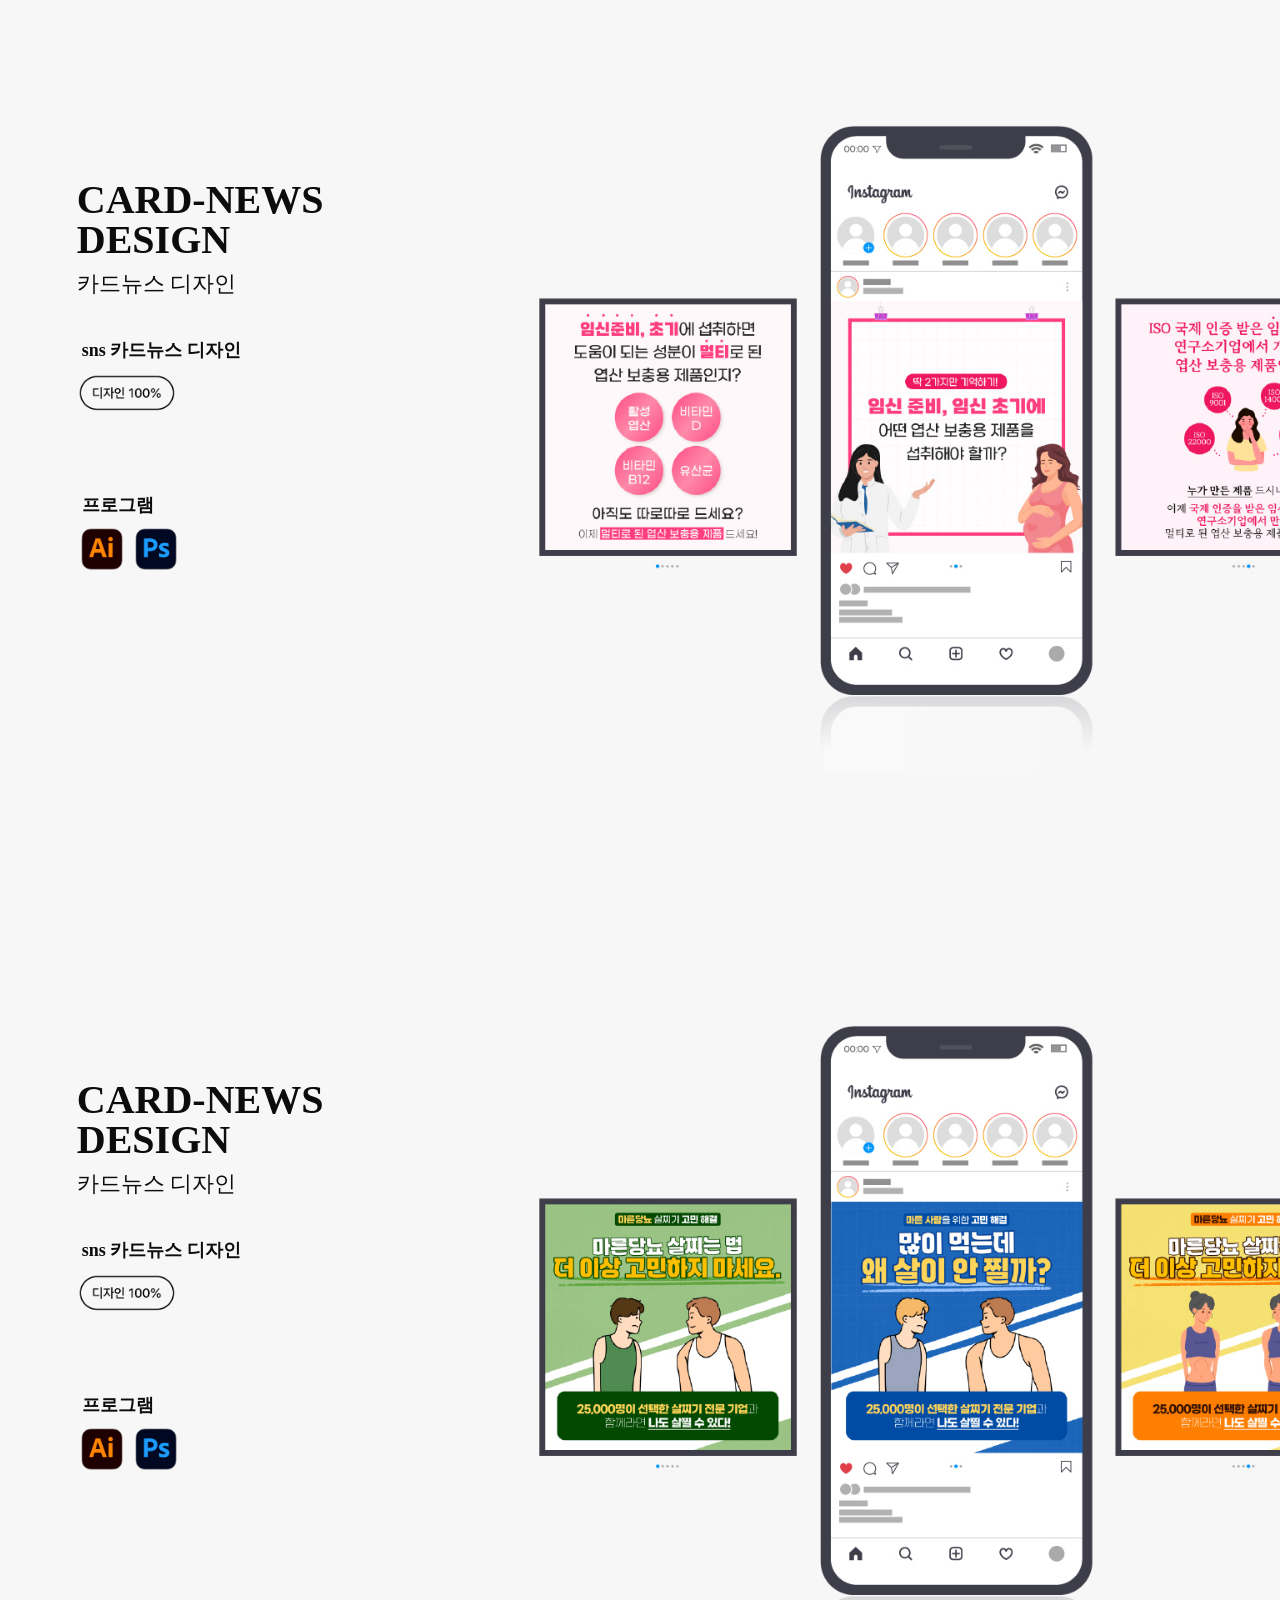
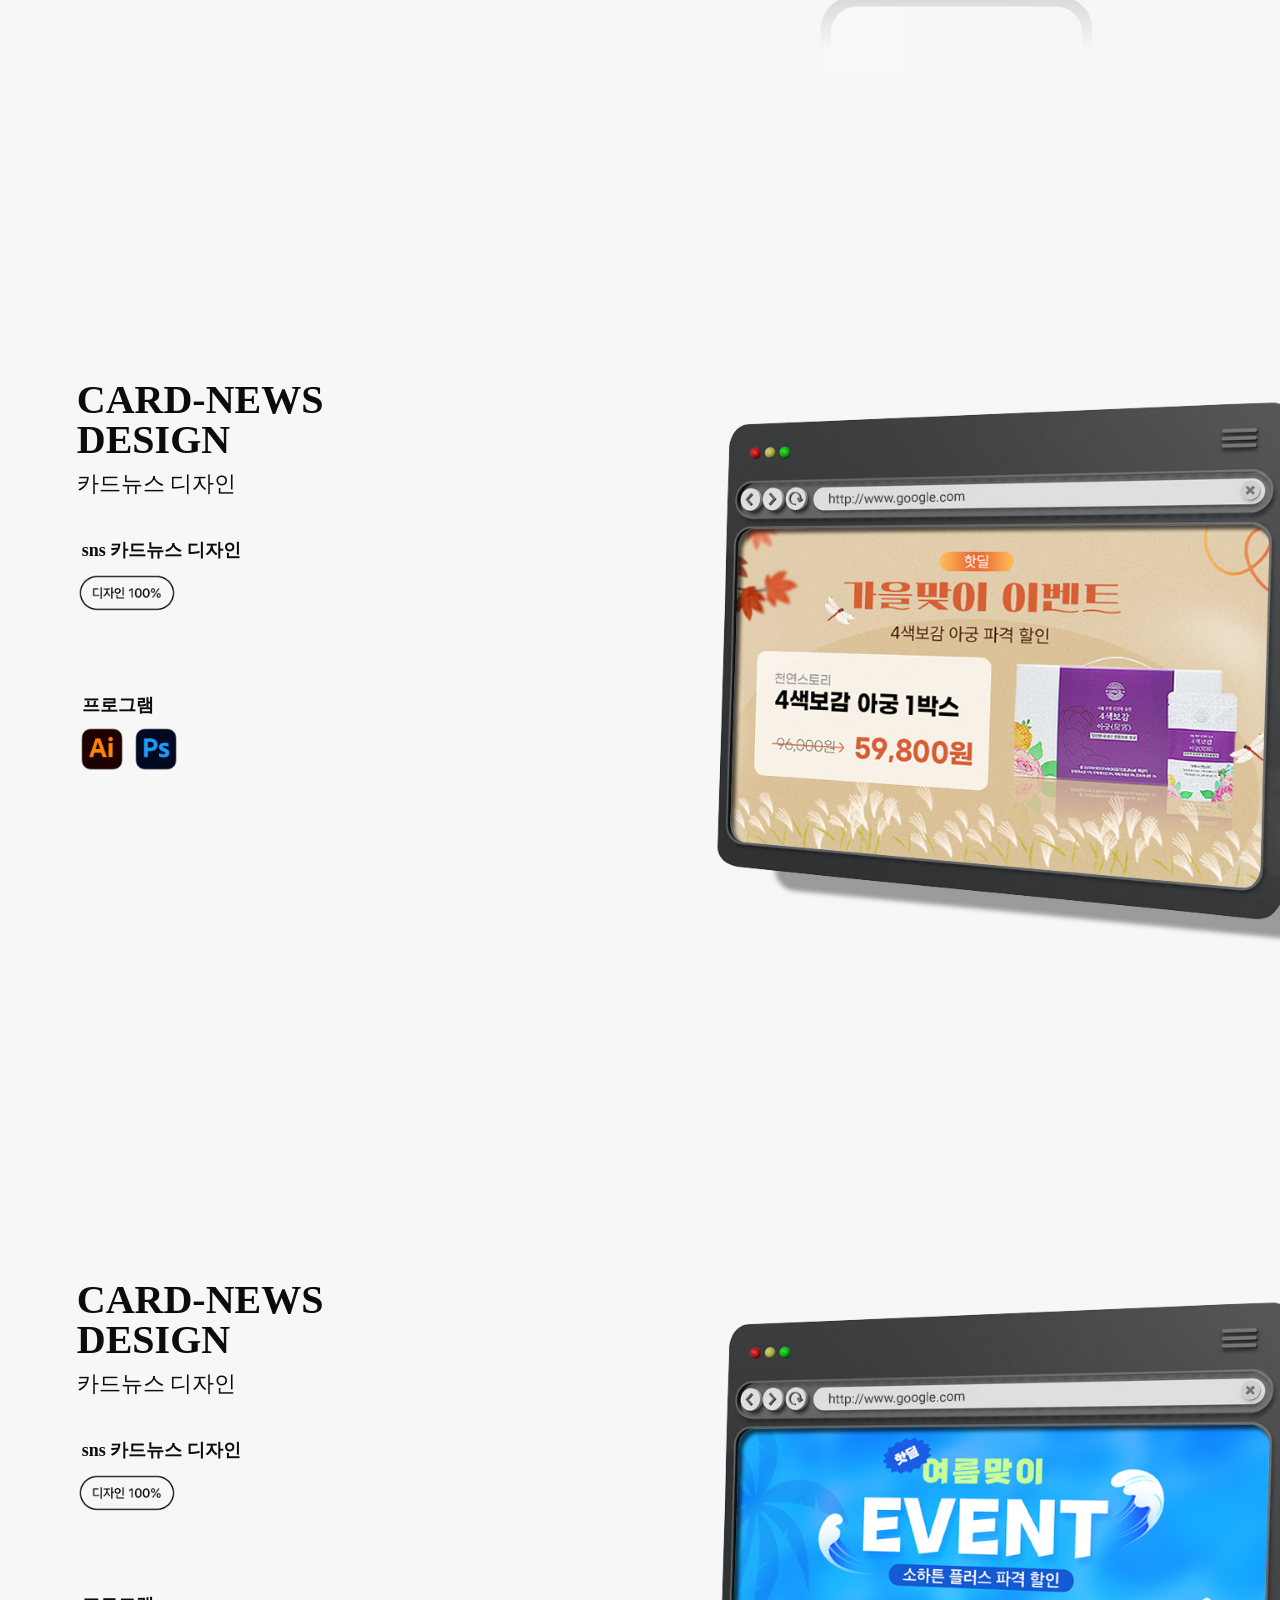
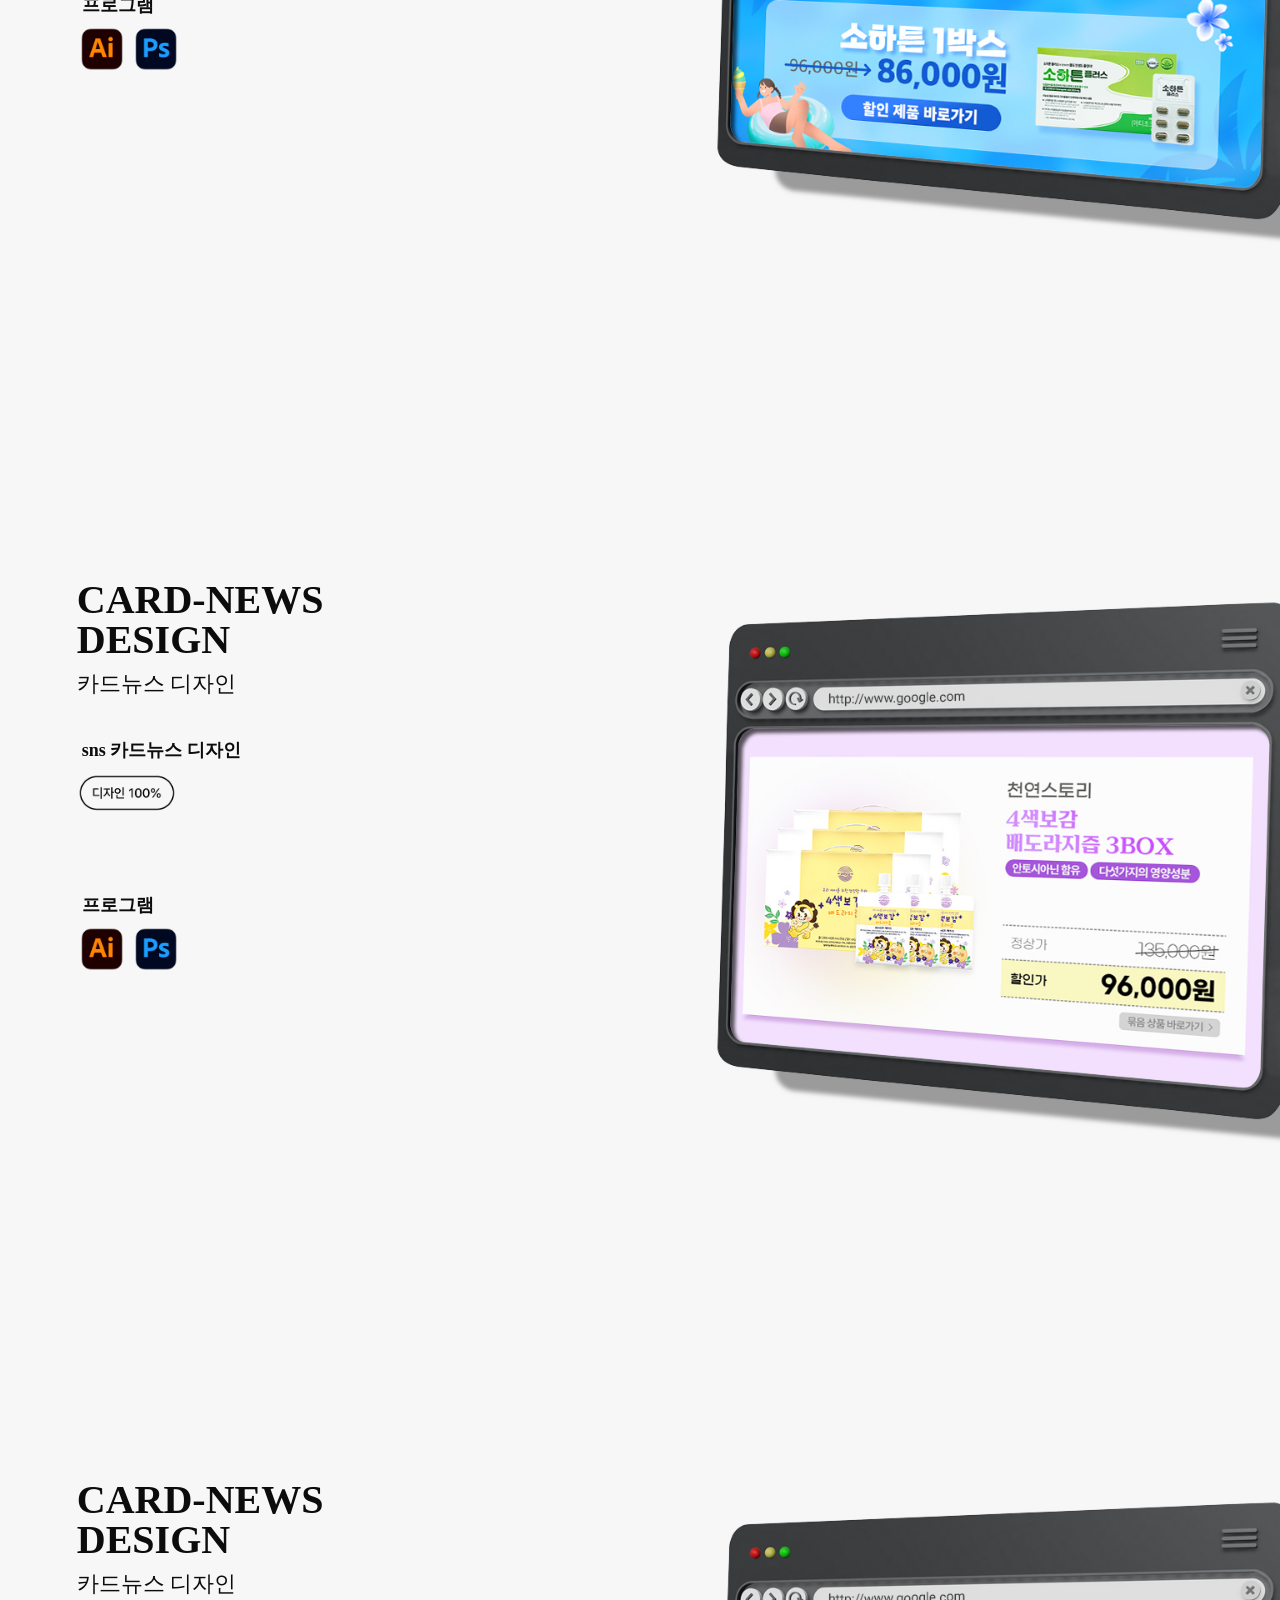
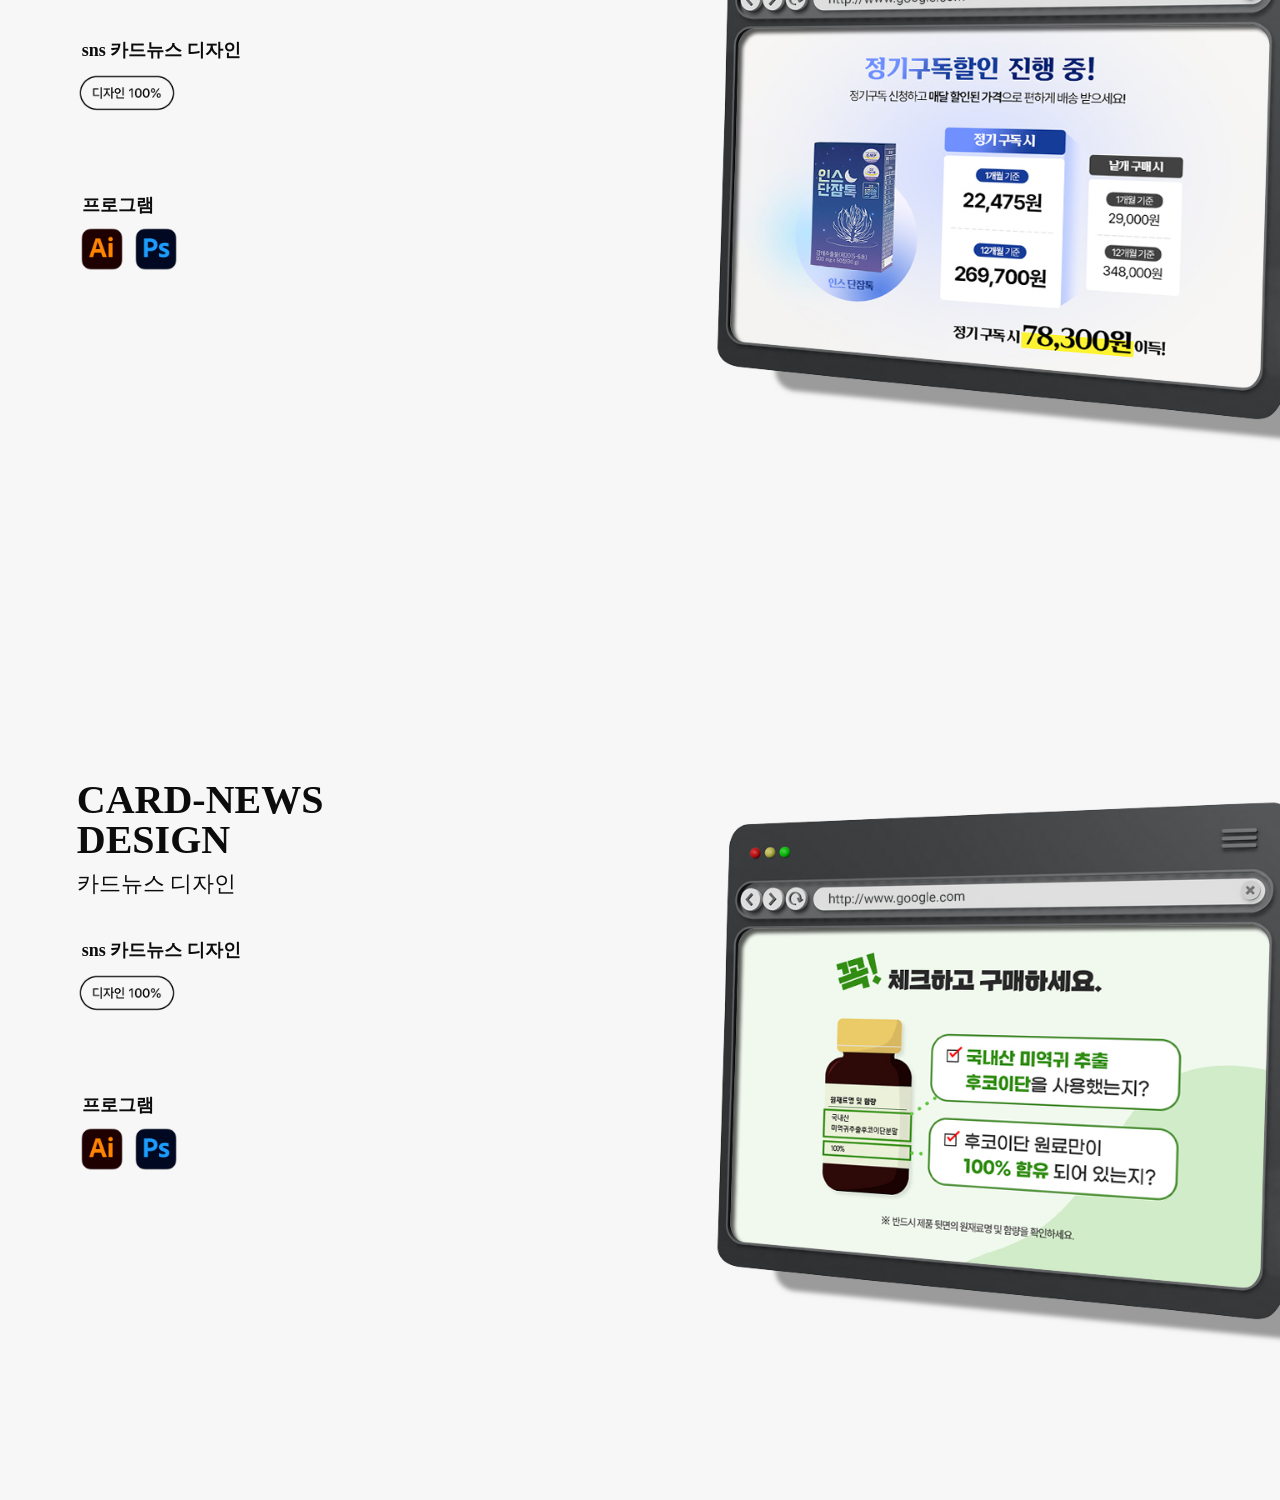
<file: index6.html>
<!DOCTYPE html>
<html lang="ko">

<head>
    <meta charset="UTF-8">
    <meta name="viewport" content="width=device-width, initial-scale=1.0">
    <title>portfolio</title>
    <script src="https://code.jquery.com/jquery-3.7.1.min.js"></script>
    <script src="js/script2.js" type="text/javascript"></script>
    <link rel="preconnect" href="https://cdn.jsdelivr.net/gh/Project-Noonnu/noonfonts_2107@1.1/Pretendard-Regular.woff">
    <link rel="stylesheet" href="css/reset.css">
    <link rel="stylesheet" href="css/style6.css">
</head>
<body>
    <div id="page1">
        <div class="text">
            <h1>CARD-NEWS DESIGN</h1>
            <b>카드뉴스 디자인</b>
            <p>
                sns 카드뉴스 디자인
            </p>
            <img src="images/design100.png" alt="design100">
            <p>프로그램</p>
            <img src="images/skill_icon1.png" alt="skill_icon1">
            <img src="images/skill_icon2.png" alt="skill_icon2">
        </div> <!-- .text -->
    </div> <!-- #page1 -->
    <div id="page2">
        <div class="text">
            <h1>CARD-NEWS DESIGN</h1>
            <b>카드뉴스 디자인</b>
            <p>
                sns 카드뉴스 디자인
            </p>
            <img src="images/design100.png" alt="design100">
            <p>프로그램</p>
            <img src="images/skill_icon1.png" alt="skill_icon1">
            <img src="images/skill_icon2.png" alt="skill_icon2">
        </div> <!-- .text -->
    </div> <!-- #page2 -->
    <div id="page3">
        <div class="text">
            <h1>CARD-NEWS DESIGN</h1>
            <b>카드뉴스 디자인</b>
            <p>
                sns 카드뉴스 디자인
            </p>
            <img src="images/design100.png" alt="design100">
            <p>프로그램</p>
            <img src="images/skill_icon1.png" alt="skill_icon1">
            <img src="images/skill_icon2.png" alt="skill_icon2">
        </div> <!-- .text -->
    </div> <!-- #page3 -->
    <div id="page4">
        <div class="text">
            <h1>CARD-NEWS DESIGN</h1>
            <b>카드뉴스 디자인</b>
            <p>
                sns 카드뉴스 디자인
            </p>
            <img src="images/design100.png" alt="design100">
            <p>프로그램</p>
            <img src="images/skill_icon1.png" alt="skill_icon1">
            <img src="images/skill_icon2.png" alt="skill_icon2">
        </div> <!-- .text -->
    </div> <!-- #page4 -->
    <div id="page5">
        <div class="text">
            <h1>CARD-NEWS DESIGN</h1>
            <b>카드뉴스 디자인</b>
            <p>
                sns 카드뉴스 디자인
            </p>
            <img src="images/design100.png" alt="design100">
            <p>프로그램</p>
            <img src="images/skill_icon1.png" alt="skill_icon1">
            <img src="images/skill_icon2.png" alt="skill_icon2">
        </div> <!-- .text -->
    </div> <!-- #page5 -->
    <div id="page6">
        <div class="text">
            <h1>CARD-NEWS DESIGN</h1>
            <b>카드뉴스 디자인</b>
            <p>
                sns 카드뉴스 디자인
            </p>
            <img src="images/design100.png" alt="design100">
            <p>프로그램</p>
            <img src="images/skill_icon1.png" alt="skill_icon1">
            <img src="images/skill_icon2.png" alt="skill_icon2">
        </div> <!-- .text -->
    </div> <!-- #page6 -->
    <div id="page7">
        <div class="text">
            <h1>CARD-NEWS DESIGN</h1>
            <b>카드뉴스 디자인</b>
            <p>
                sns 카드뉴스 디자인
            </p>
            <img src="images/design100.png" alt="design100">
            <p>프로그램</p>
            <img src="images/skill_icon1.png" alt="skill_icon1">
            <img src="images/skill_icon2.png" alt="skill_icon2">
        </div> <!-- .text -->
    </div> <!-- #page7 -->
</body>
</file>
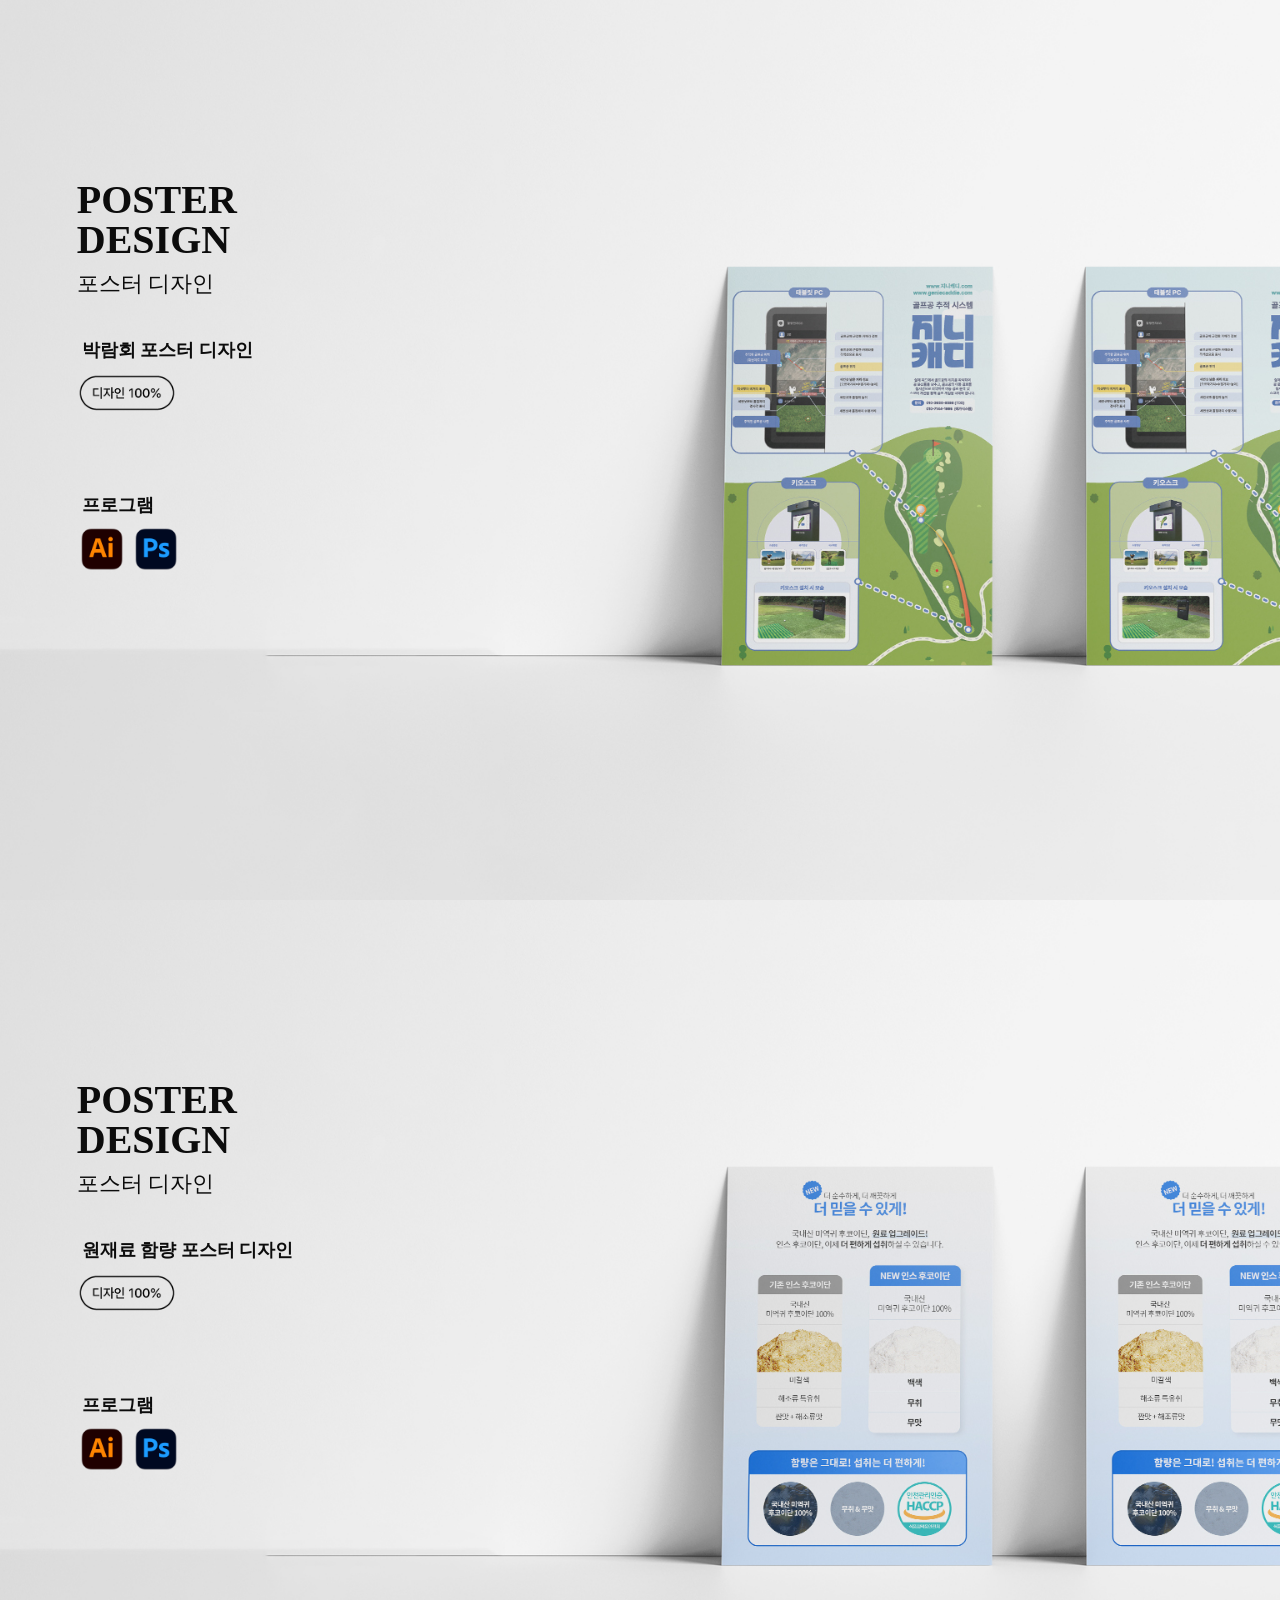
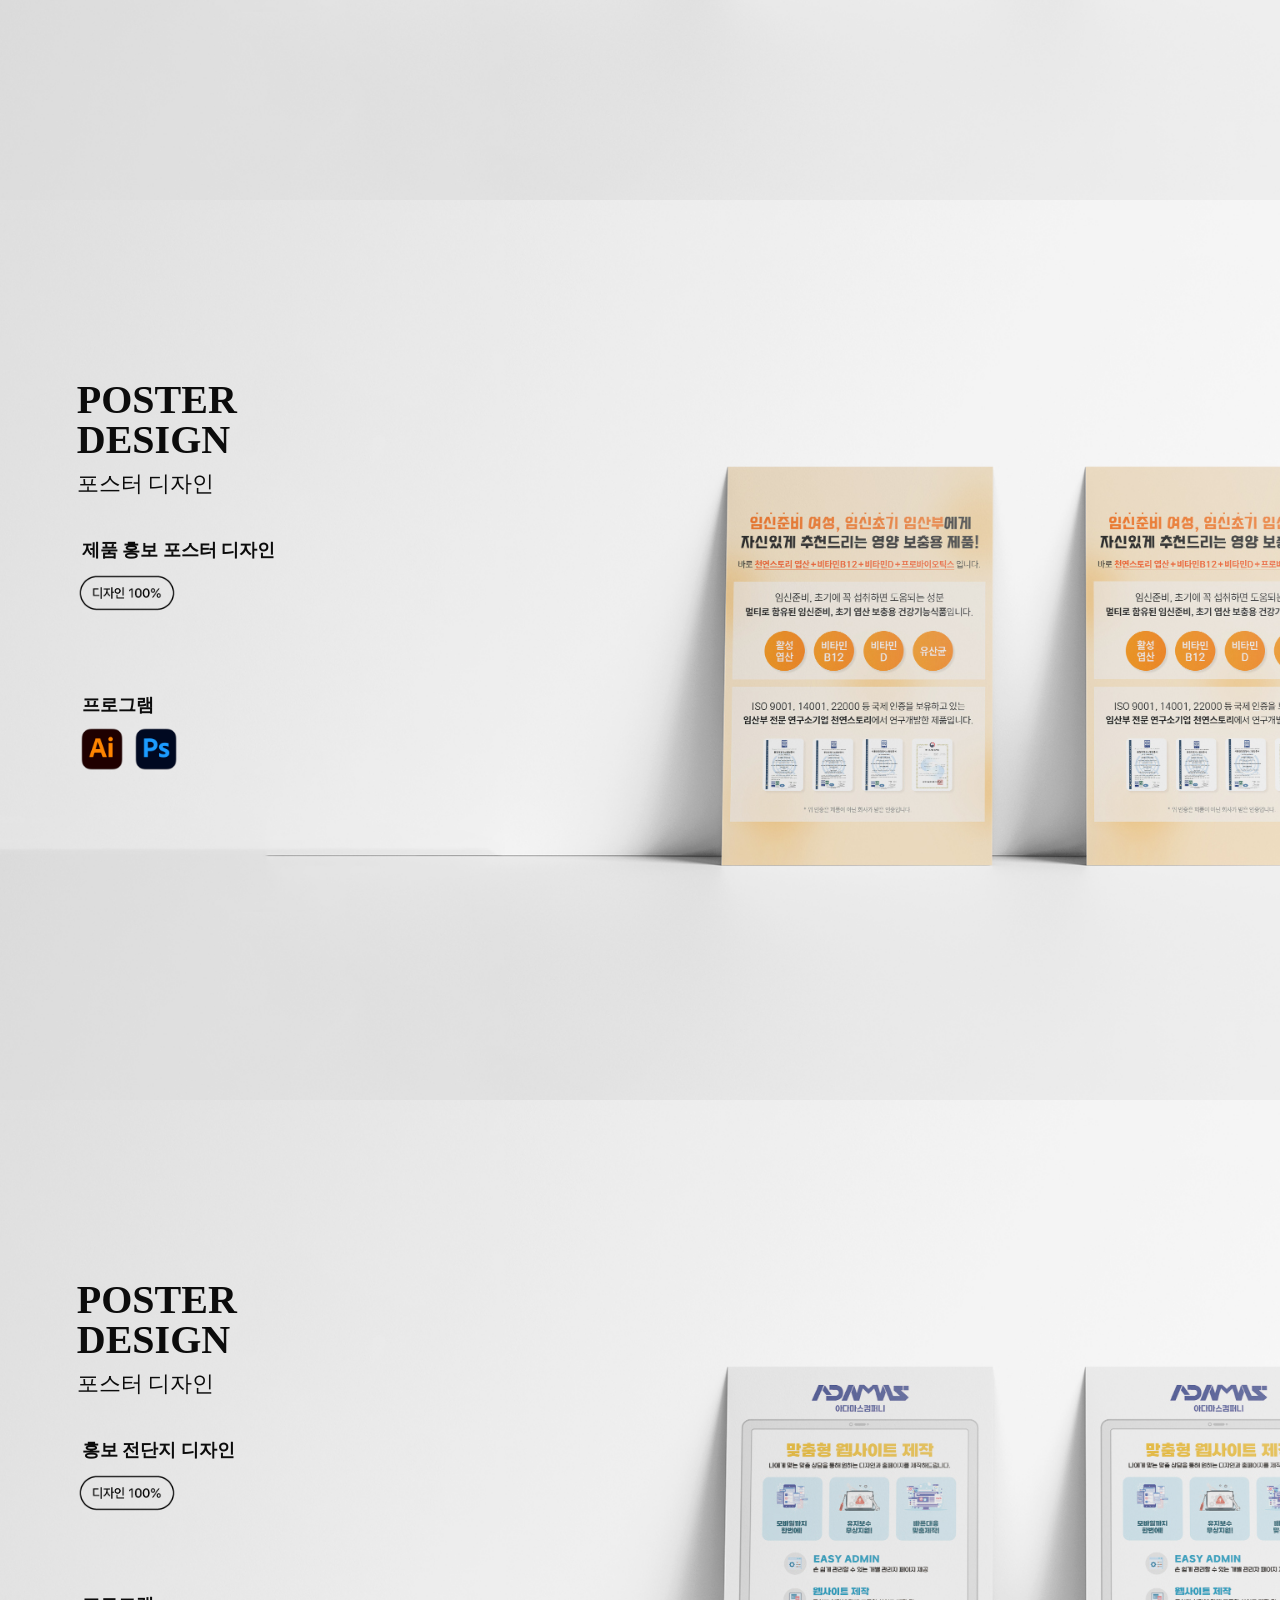
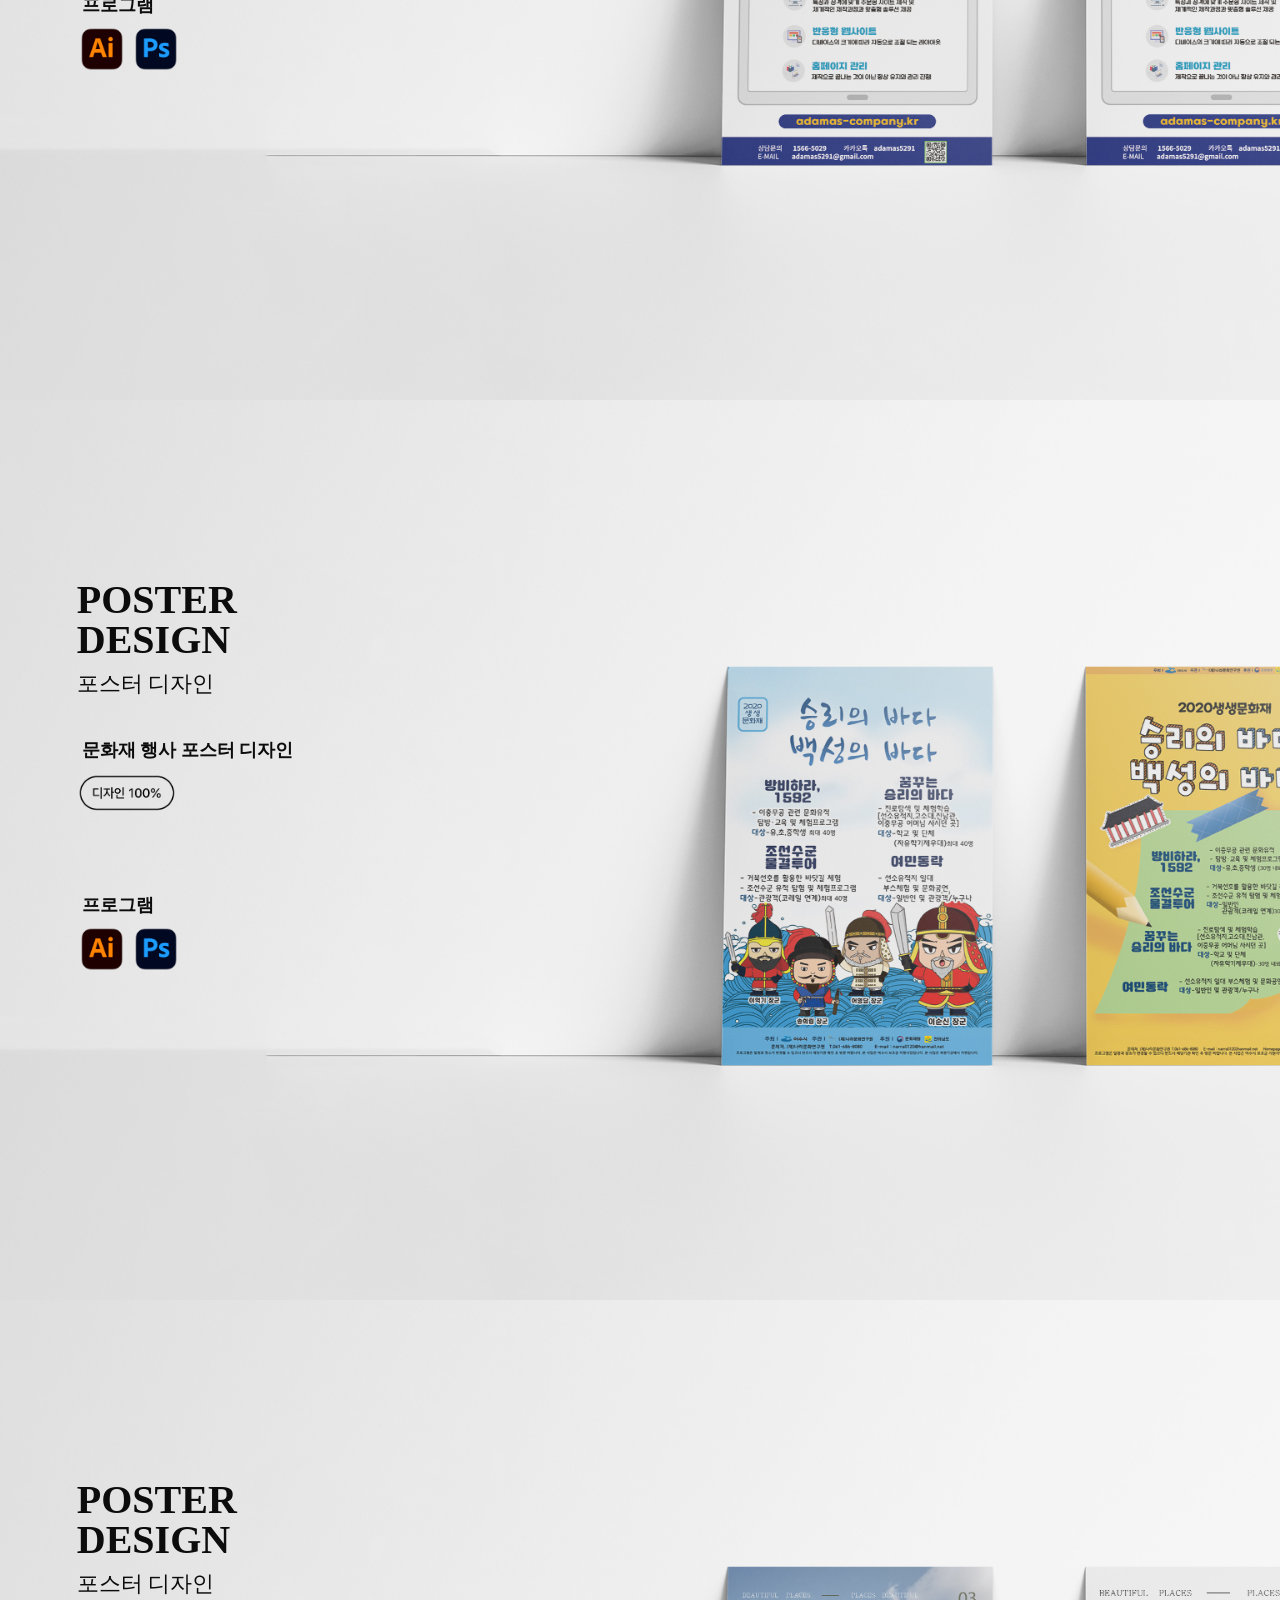
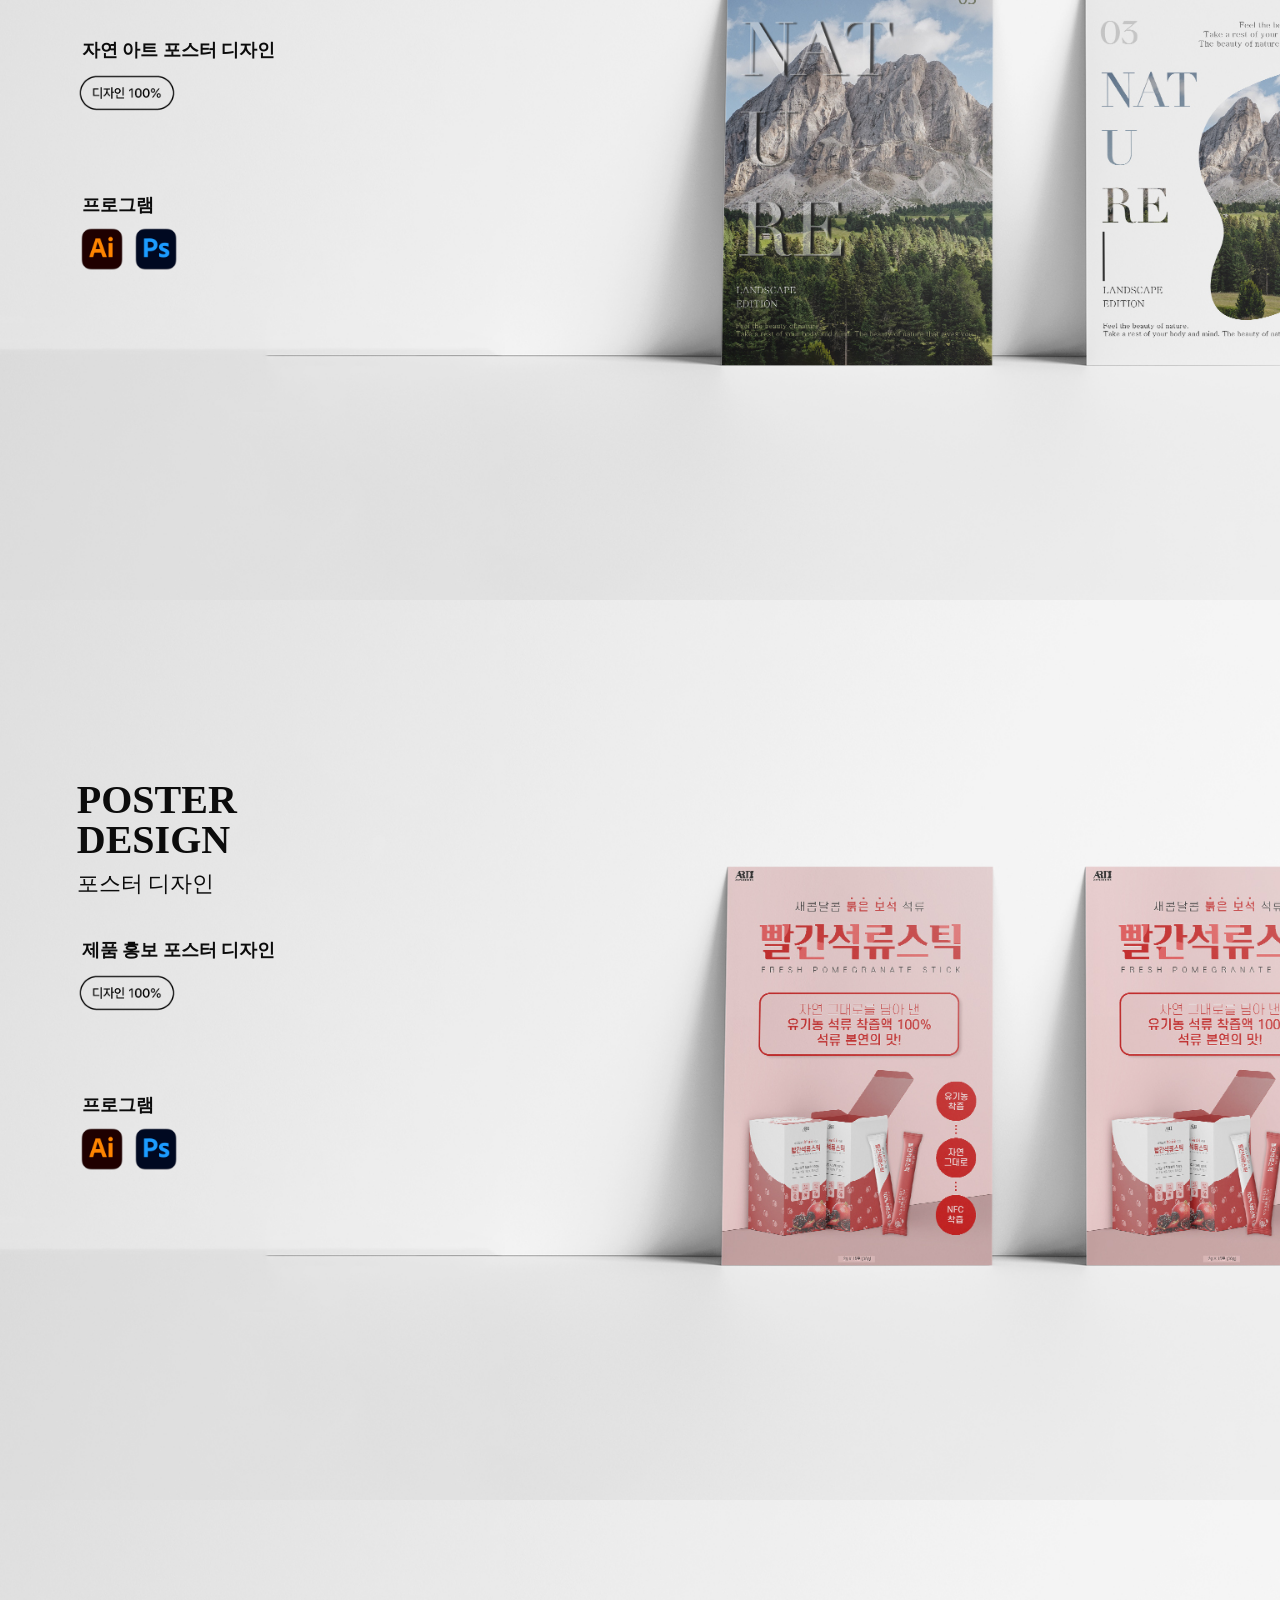
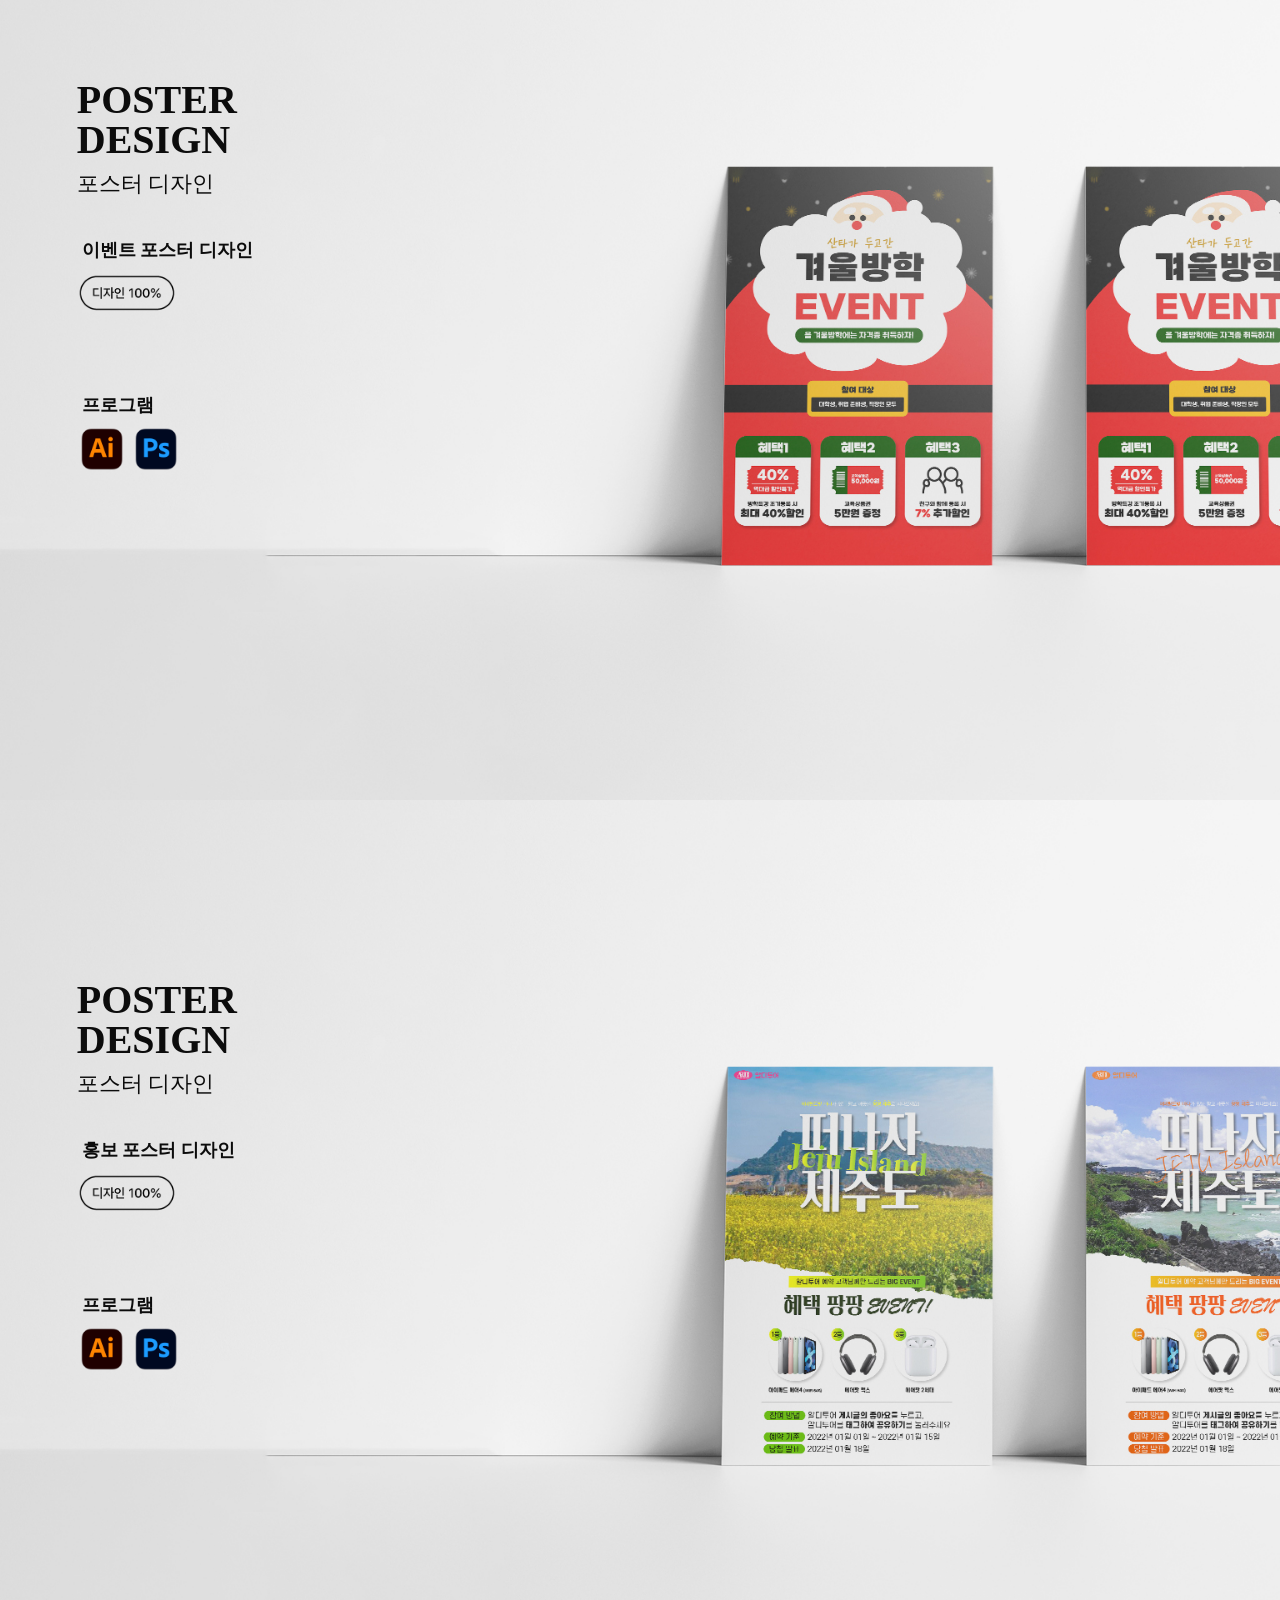
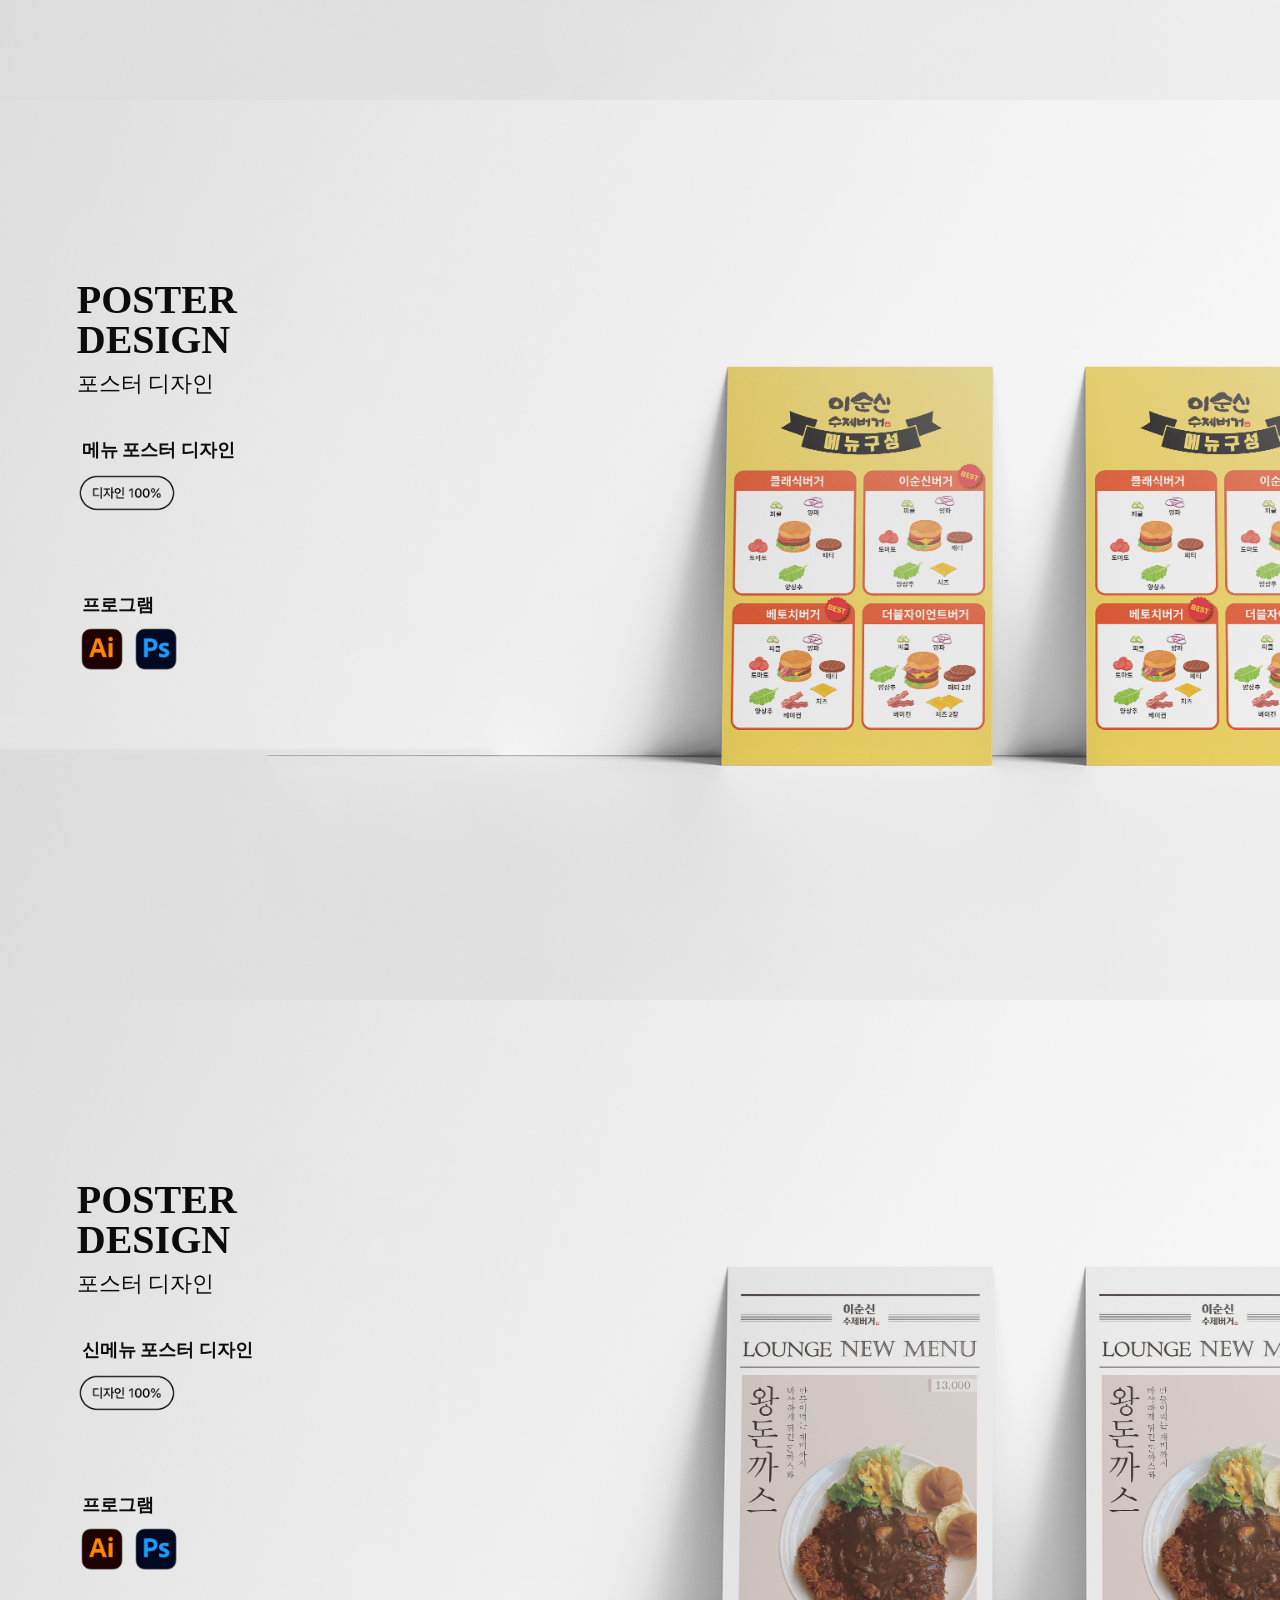
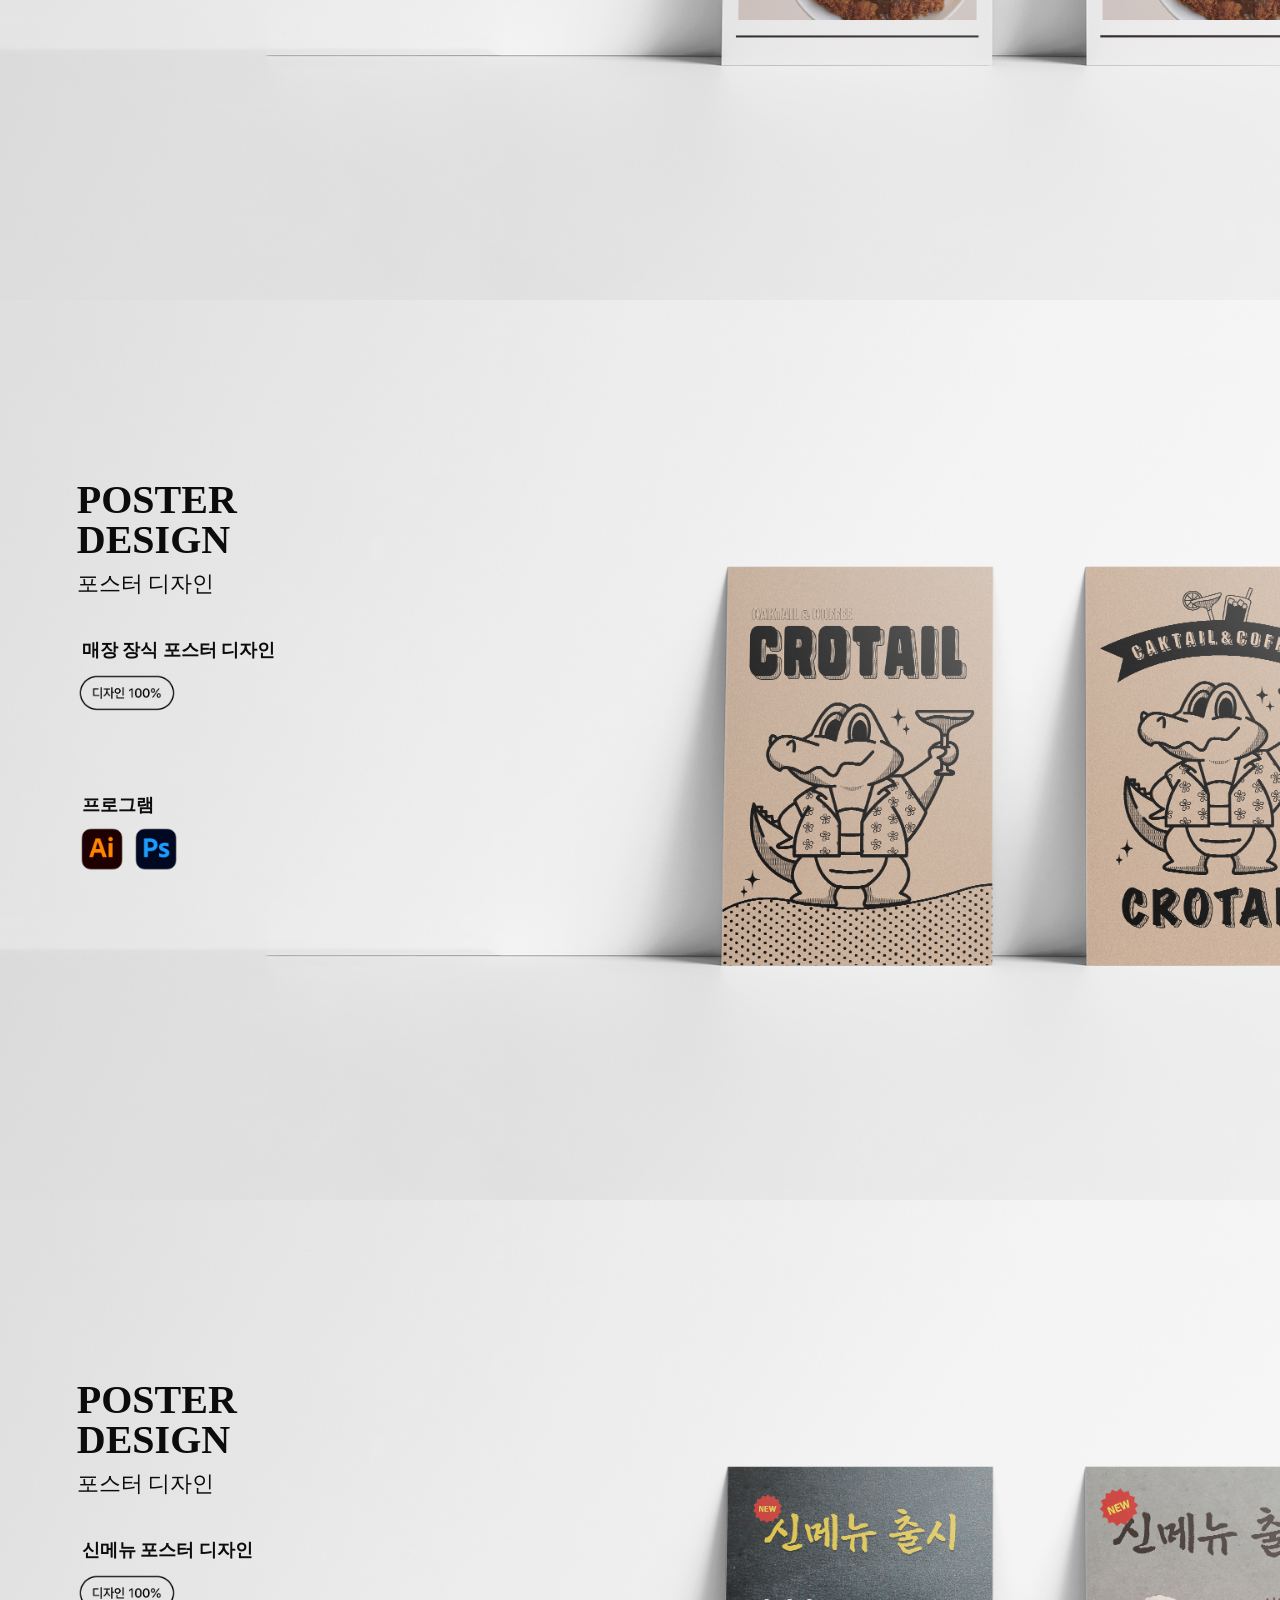
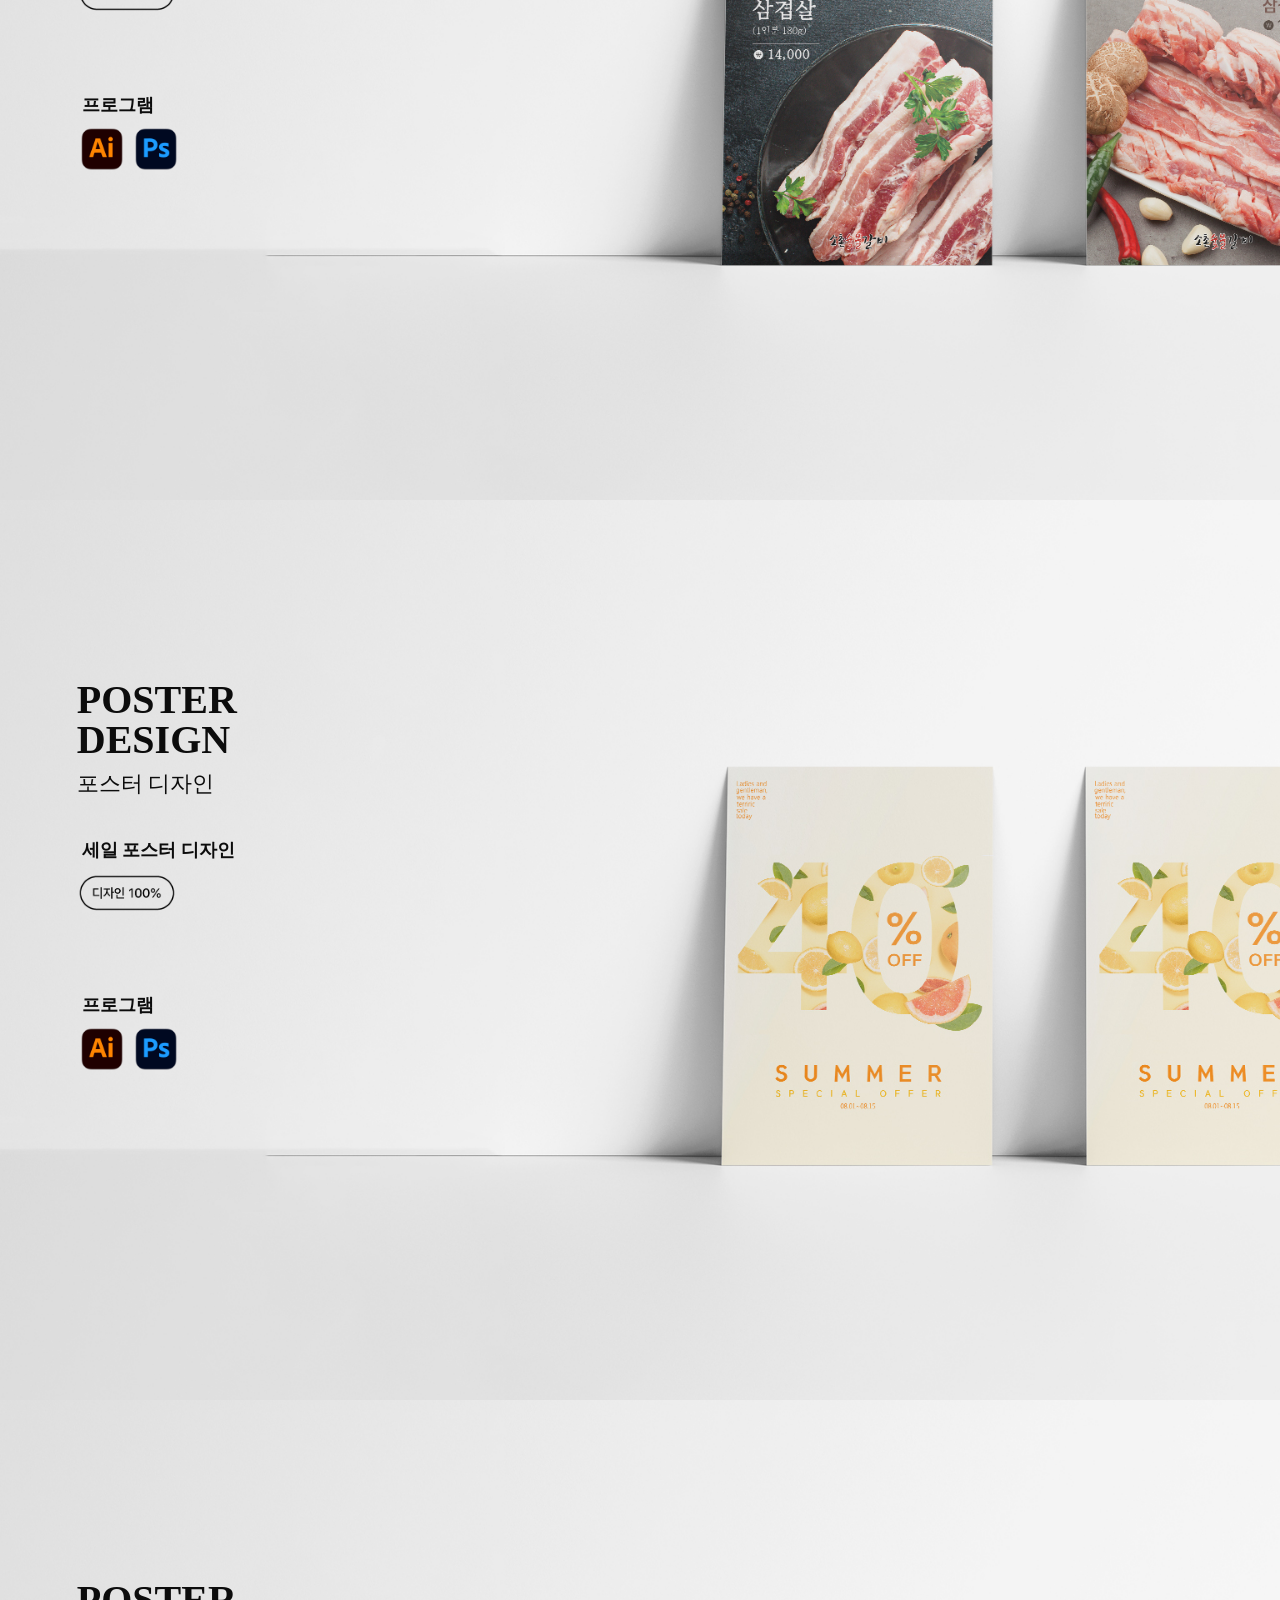
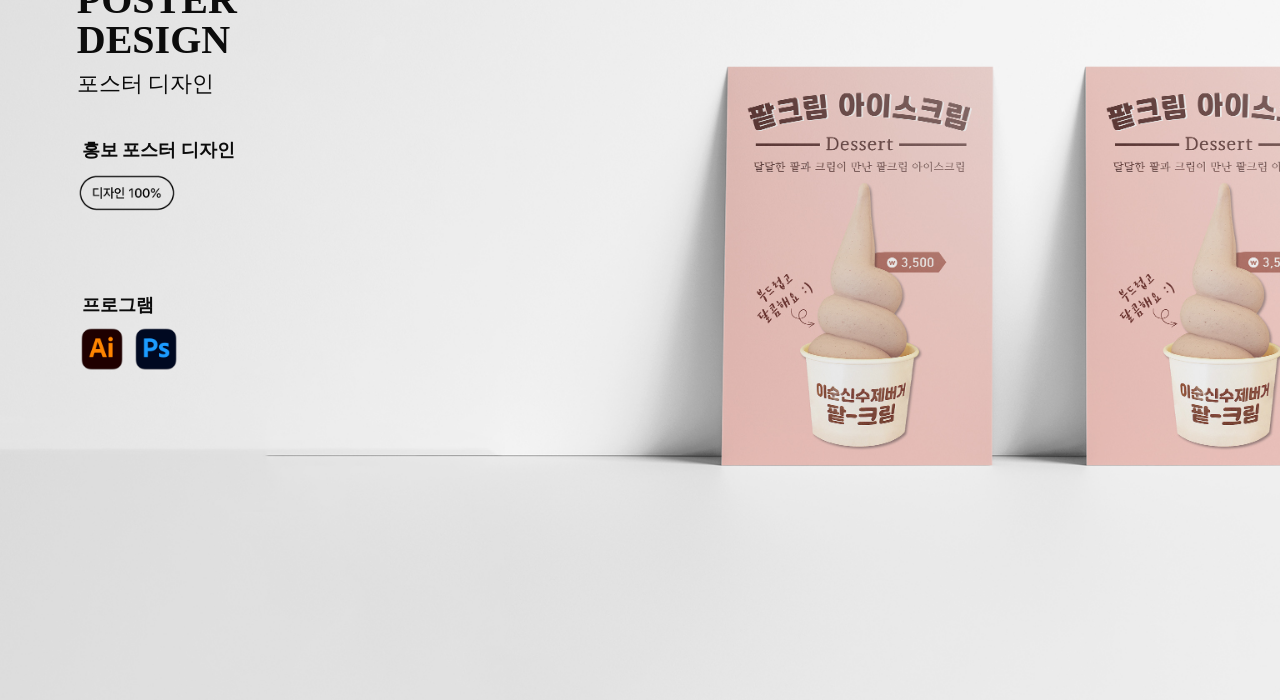
<file: index7.html>
<!DOCTYPE html>
<html lang="ko">

<head>
    <meta charset="UTF-8">
    <meta name="viewport" content="width=device-width, initial-scale=1.0">
    <title>portfolio</title>
    <script src="https://code.jquery.com/jquery-3.7.1.min.js"></script>
    <script src="js/script2.js" type="text/javascript"></script>
    <link rel="preconnect" href="https://cdn.jsdelivr.net/gh/Project-Noonnu/noonfonts_2107@1.1/Pretendard-Regular.woff">
    <link rel="stylesheet" href="css/reset.css">
    <link rel="stylesheet" href="css/style7.css">
</head>
<body>
    <div id="page1">
        <div class="text">
            <h1>POSTER DESIGN</h1>
            <b>포스터 디자인</b>
            <p>
                박람회 포스터 디자인
            </p>
            <img src="images/design100.png" alt="design100">
            <p>프로그램</p>
            <img src="images/skill_icon1.png" alt="skill_icon1">
            <img src="images/skill_icon2.png" alt="skill_icon2">
        </div> <!-- .text -->
    </div> <!-- #page1 -->
    <div id="page2">
        <div class="text">
            <h1>POSTER DESIGN</h1>
            <b>포스터 디자인</b>
            <p>
                원재료 함량 포스터 디자인
            </p>
            <img src="images/design100.png" alt="design100">
            <p>프로그램</p>
            <img src="images/skill_icon1.png" alt="skill_icon1">
            <img src="images/skill_icon2.png" alt="skill_icon2">
        </div> <!-- .text -->
    </div> <!-- #page2 -->
    <div id="page3">
        <div class="text">
            <h1>POSTER DESIGN</h1>
            <b>포스터 디자인</b>
            <p>
                제품 홍보 포스터 디자인
            </p>
            <img src="images/design100.png" alt="design100">
            <p>프로그램</p>
            <img src="images/skill_icon1.png" alt="skill_icon1">
            <img src="images/skill_icon2.png" alt="skill_icon2">
        </div> <!-- .text -->
    </div> <!-- #page3 -->
    <div id="page4">
        <div class="text">
            <h1>POSTER DESIGN</h1>
            <b>포스터 디자인</b>
            <p>
                홍보 전단지 디자인
            </p>
            <img src="images/design100.png" alt="design100">
            <p>프로그램</p>
            <img src="images/skill_icon1.png" alt="skill_icon1">
            <img src="images/skill_icon2.png" alt="skill_icon2">
        </div> <!-- .text -->
    </div> <!-- #page4 -->
    <div id="page5">
        <div class="text">
            <h1>POSTER DESIGN</h1>
            <b>포스터 디자인</b>
            <p>
                문화재 행사 포스터 디자인
            </p>
            <img src="images/design100.png" alt="design100">
            <p>프로그램</p>
            <img src="images/skill_icon1.png" alt="skill_icon1">
            <img src="images/skill_icon2.png" alt="skill_icon2">
        </div> <!-- .text -->
    </div> <!-- #page5 -->
    <div id="page6">
        <div class="text">
            <h1>POSTER DESIGN</h1>
            <b>포스터 디자인</b>
            <p>
                자연 아트 포스터 디자인
            </p>
            <img src="images/design100.png" alt="design100">
            <p>프로그램</p>
            <img src="images/skill_icon1.png" alt="skill_icon1">
            <img src="images/skill_icon2.png" alt="skill_icon2">
        </div> <!-- .text -->
    </div> <!-- #page6 -->
    <div id="page7">
        <div class="text">
            <h1>POSTER DESIGN</h1>
            <b>포스터 디자인</b>
            <p>
                제품 홍보 포스터 디자인
            </p>
            <img src="images/design100.png" alt="design100">
            <p>프로그램</p>
            <img src="images/skill_icon1.png" alt="skill_icon1">
            <img src="images/skill_icon2.png" alt="skill_icon2">
        </div> <!-- .text -->
    </div> <!-- #page7 -->
    <div id="page8">
        <div class="text">
            <h1>POSTER DESIGN</h1>
            <b>포스터 디자인</b>
            <p>
                이벤트 포스터 디자인
            </p>
            <img src="images/design100.png" alt="design100">
            <p>프로그램</p>
            <img src="images/skill_icon1.png" alt="skill_icon1">
            <img src="images/skill_icon2.png" alt="skill_icon2">
        </div> <!-- .text -->
    </div> <!-- #page8 -->
    <div id="page9">
        <div class="text">
            <h1>POSTER DESIGN</h1>
            <b>포스터 디자인</b>
            <p>
                홍보 포스터 디자인
            </p>
            <img src="images/design100.png" alt="design100">
            <p>프로그램</p>
            <img src="images/skill_icon1.png" alt="skill_icon1">
            <img src="images/skill_icon2.png" alt="skill_icon2">
        </div> <!-- .text -->
    </div> <!-- #page9 -->
    <div id="page10">
        <div class="text">
            <h1>POSTER DESIGN</h1>
            <b>포스터 디자인</b>
            <p>
                메뉴 포스터 디자인
            </p>
            <img src="images/design100.png" alt="design100">
            <p>프로그램</p>
            <img src="images/skill_icon1.png" alt="skill_icon1">
            <img src="images/skill_icon2.png" alt="skill_icon2">
        </div> <!-- .text -->
    </div> <!-- #page10 -->
    <div id="page11">
        <div class="text">
            <h1>POSTER DESIGN</h1>
            <b>포스터 디자인</b>
            <p>
                신메뉴 포스터 디자인
            </p>
            <img src="images/design100.png" alt="design100">
            <p>프로그램</p>
            <img src="images/skill_icon1.png" alt="skill_icon1">
            <img src="images/skill_icon2.png" alt="skill_icon2">
        </div> <!-- .text -->
    </div> <!-- #page11 -->
    <div id="page12">
        <div class="text">
            <h1>POSTER DESIGN</h1>
            <b>포스터 디자인</b>
            <p>
                매장 장식 포스터 디자인
            </p>
            <img src="images/design100.png" alt="design100">
            <p>프로그램</p>
            <img src="images/skill_icon1.png" alt="skill_icon1">
            <img src="images/skill_icon2.png" alt="skill_icon2">
        </div> <!-- .text -->
    </div> <!-- #page12 -->
    <div id="page13">
        <div class="text">
            <h1>POSTER DESIGN</h1>
            <b>포스터 디자인</b>
            <p>
                신메뉴 포스터 디자인
            </p>
            <img src="images/design100.png" alt="design100">
            <p>프로그램</p>
            <img src="images/skill_icon1.png" alt="skill_icon1">
            <img src="images/skill_icon2.png" alt="skill_icon2">
        </div> <!-- .text -->
    </div> <!-- #page13 -->
    <div id="page14">
        <div class="text">
            <h1>POSTER DESIGN</h1>
            <b>포스터 디자인</b>
            <p>
                세일 포스터 디자인
            </p>
            <img src="images/design100.png" alt="design100">
            <p>프로그램</p>
            <img src="images/skill_icon1.png" alt="skill_icon1">
            <img src="images/skill_icon2.png" alt="skill_icon2">
        </div> <!-- .text -->
    </div> <!-- #page14 -->
    <div id="page15">
        <div class="text">
            <h1>POSTER DESIGN</h1>
            <b>포스터 디자인</b>
            <p>
                홍보 포스터 디자인
            </p>
            <img src="images/design100.png" alt="design100">
            <p>프로그램</p>
            <img src="images/skill_icon1.png" alt="skill_icon1">
            <img src="images/skill_icon2.png" alt="skill_icon2">
        </div> <!-- .text -->
    </div> <!-- #page15 -->
</body>
</file>
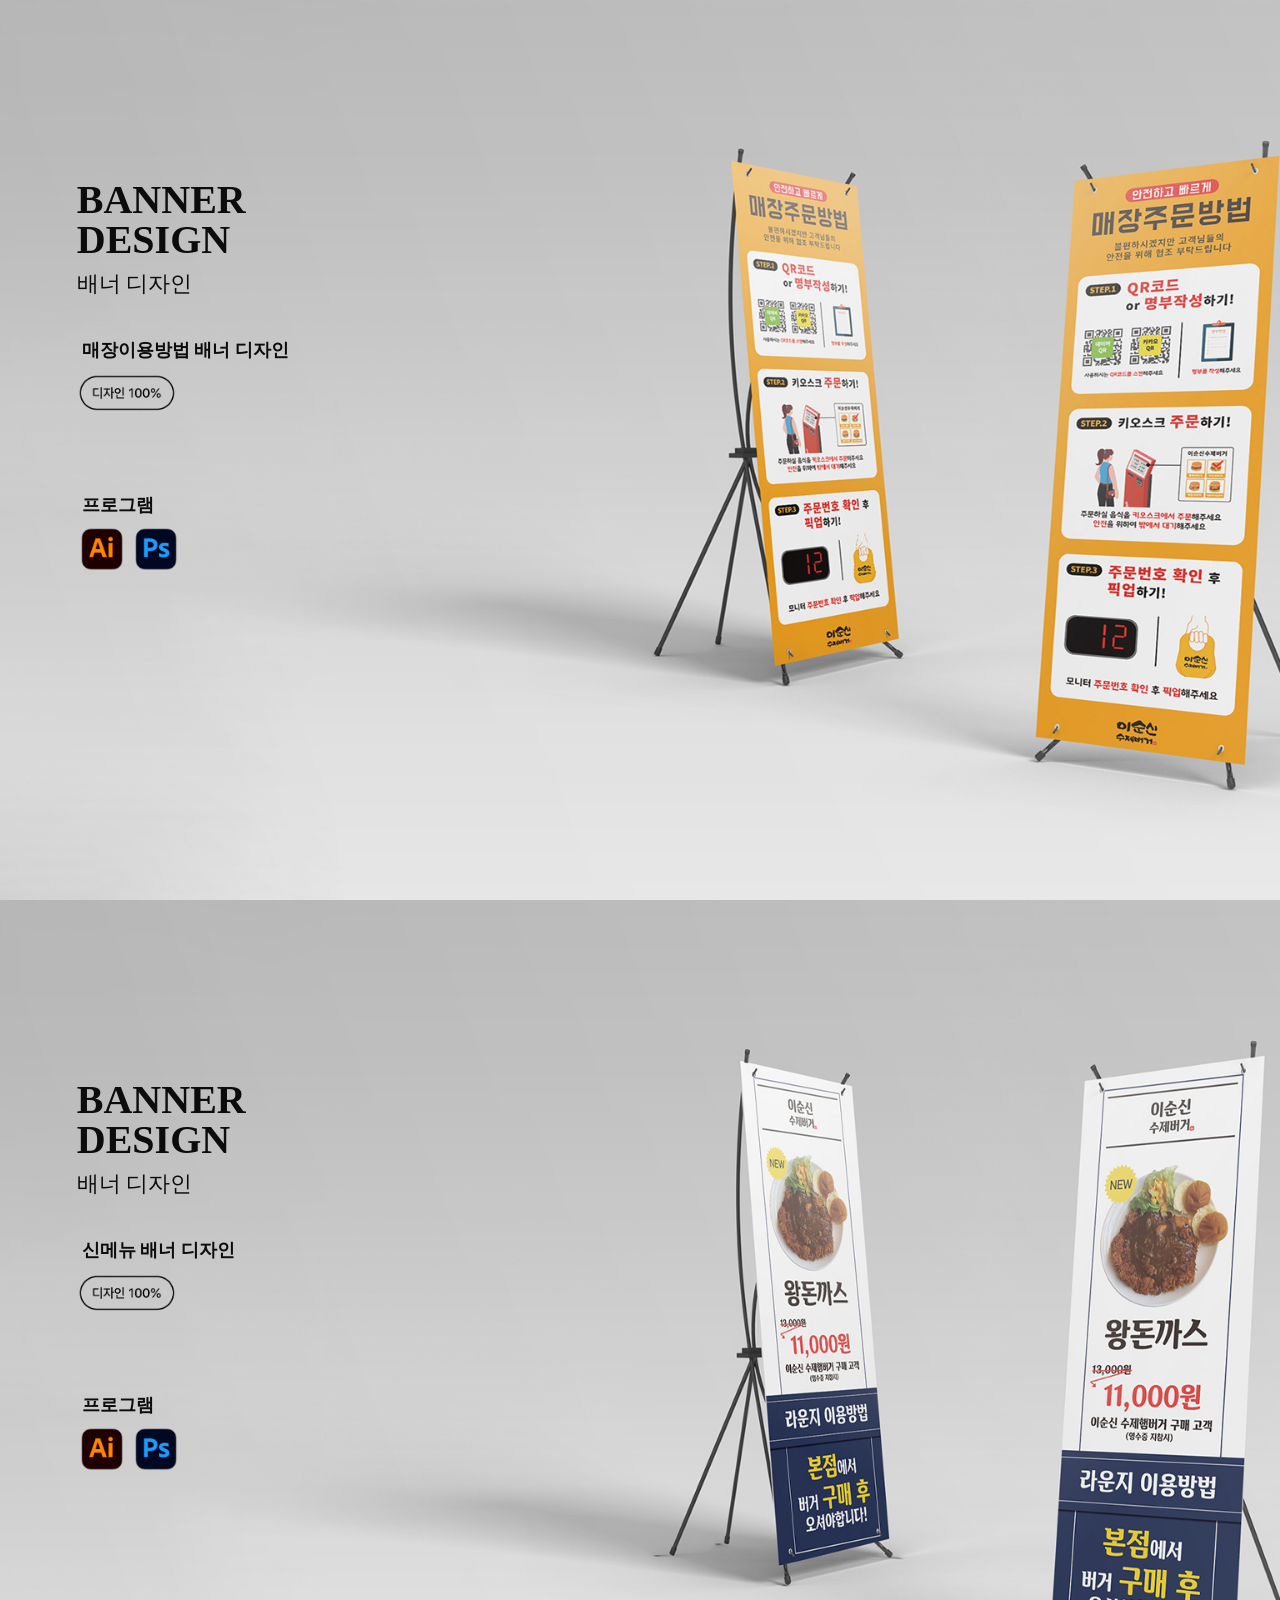
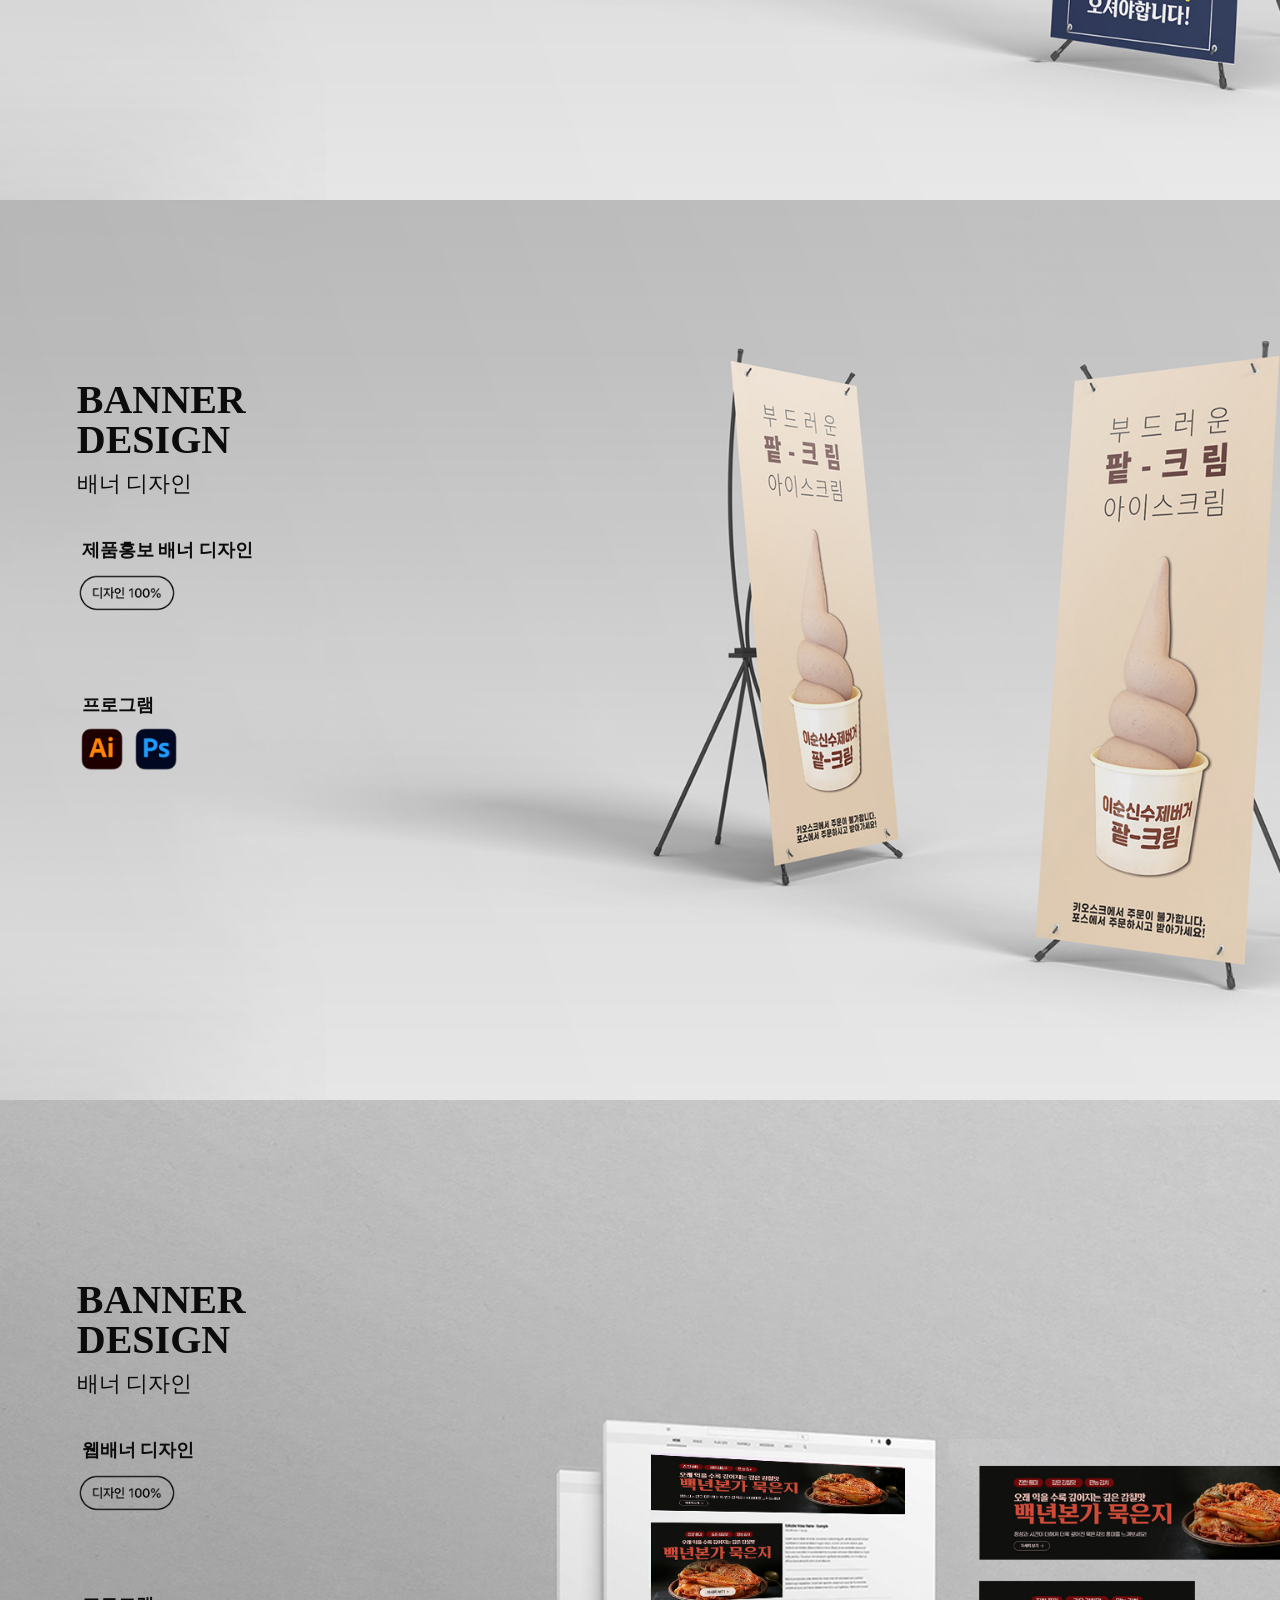
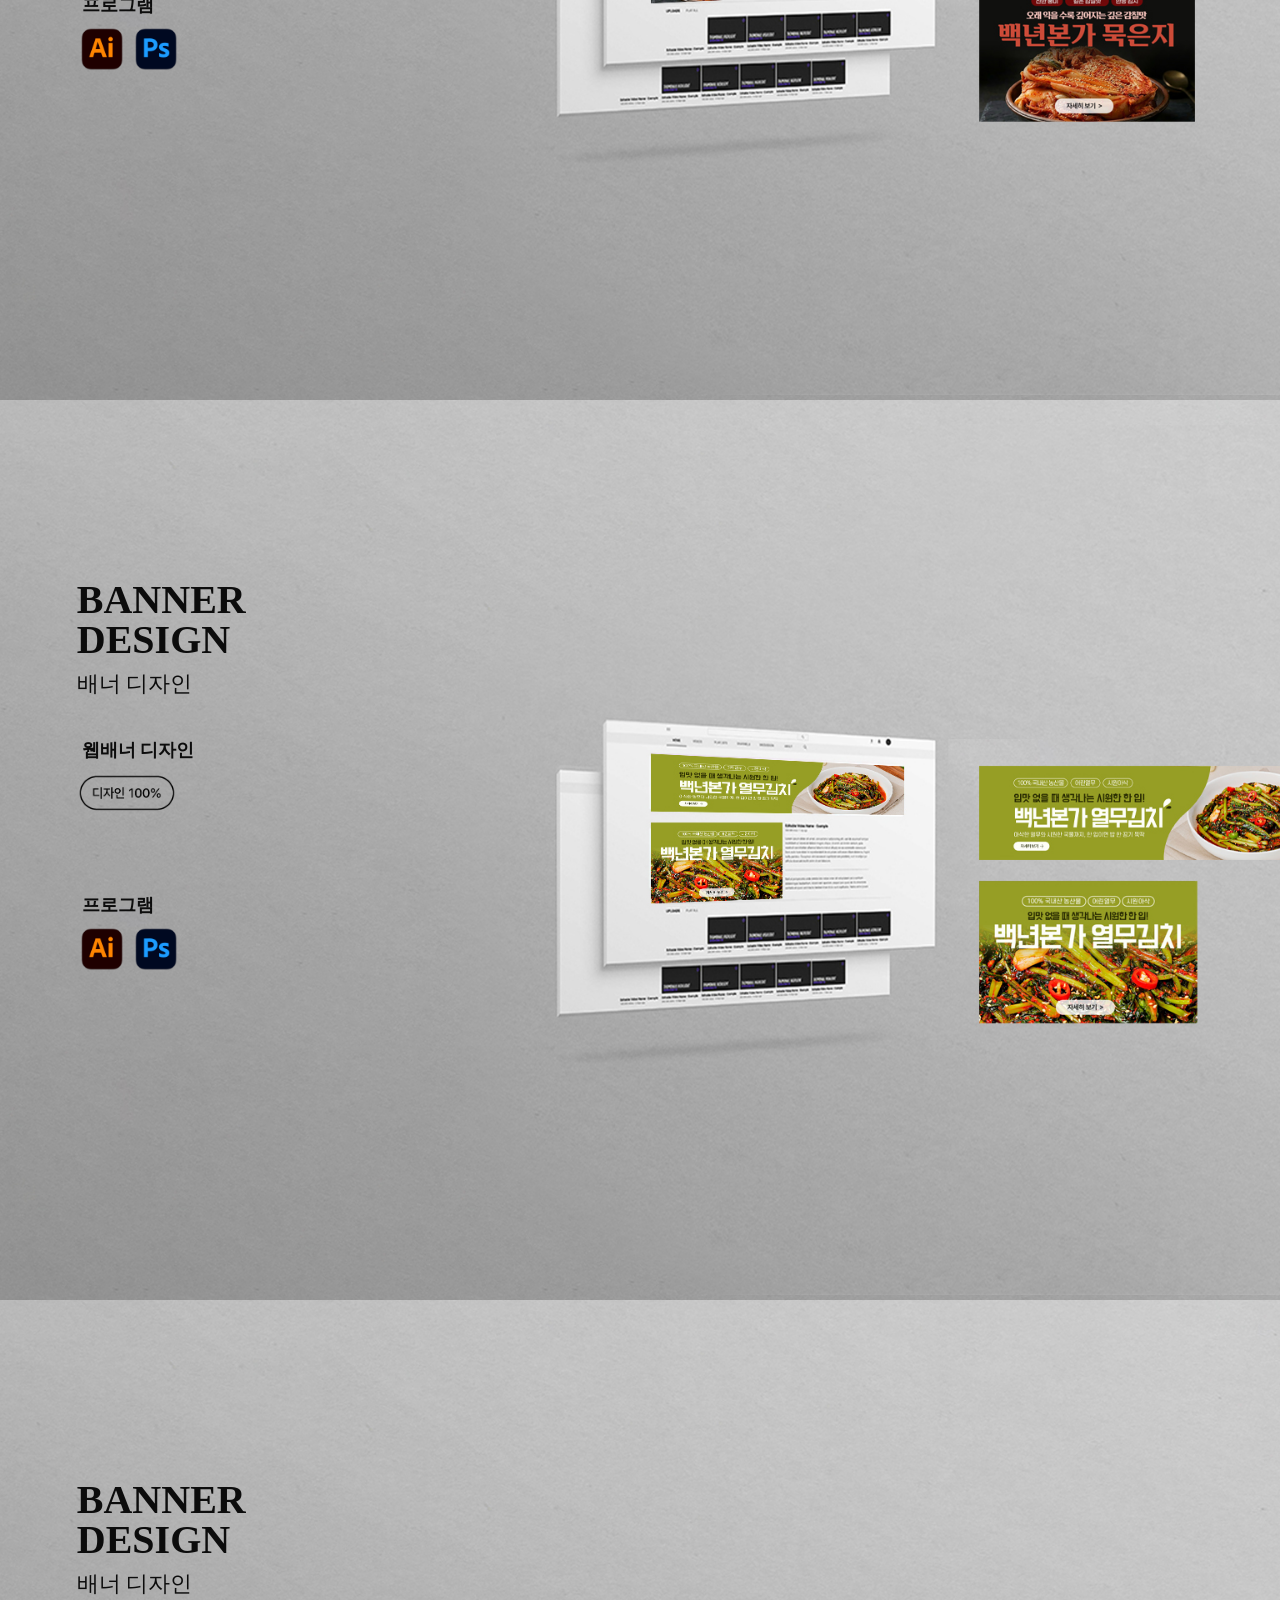
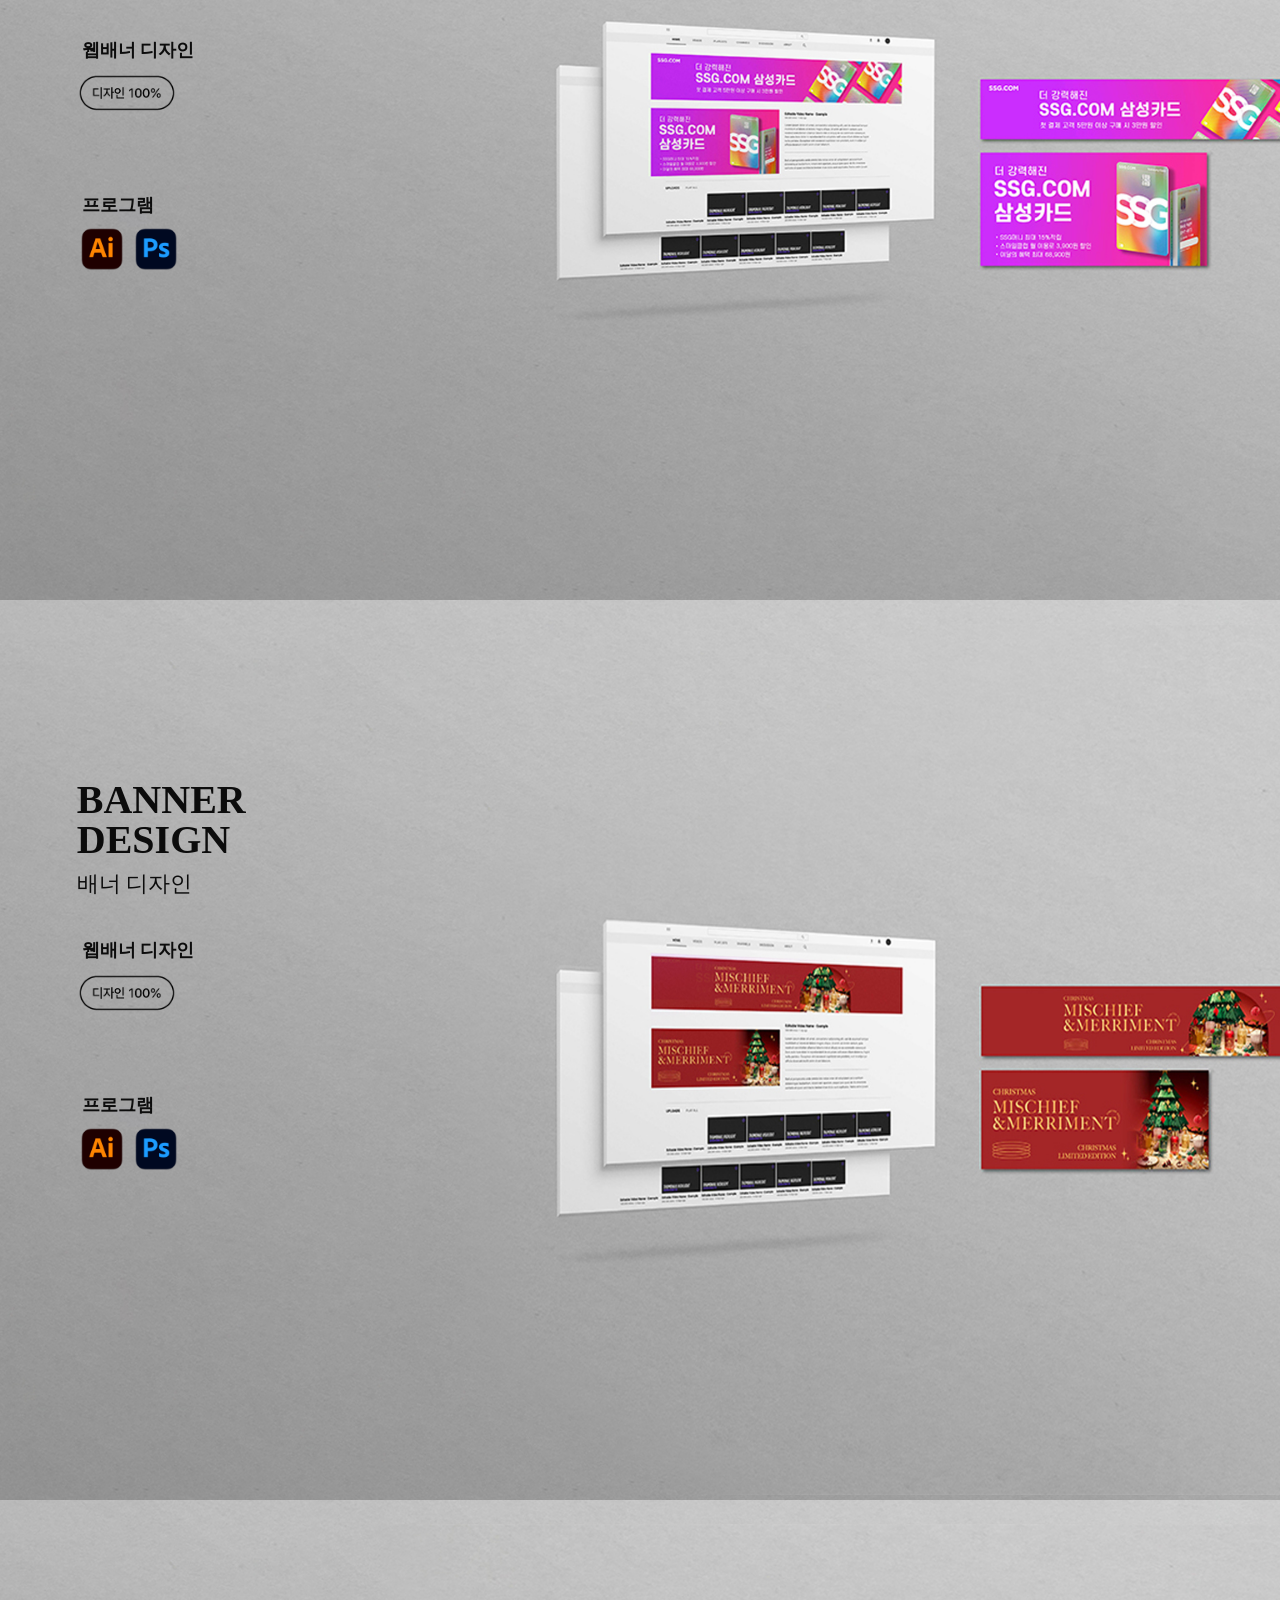
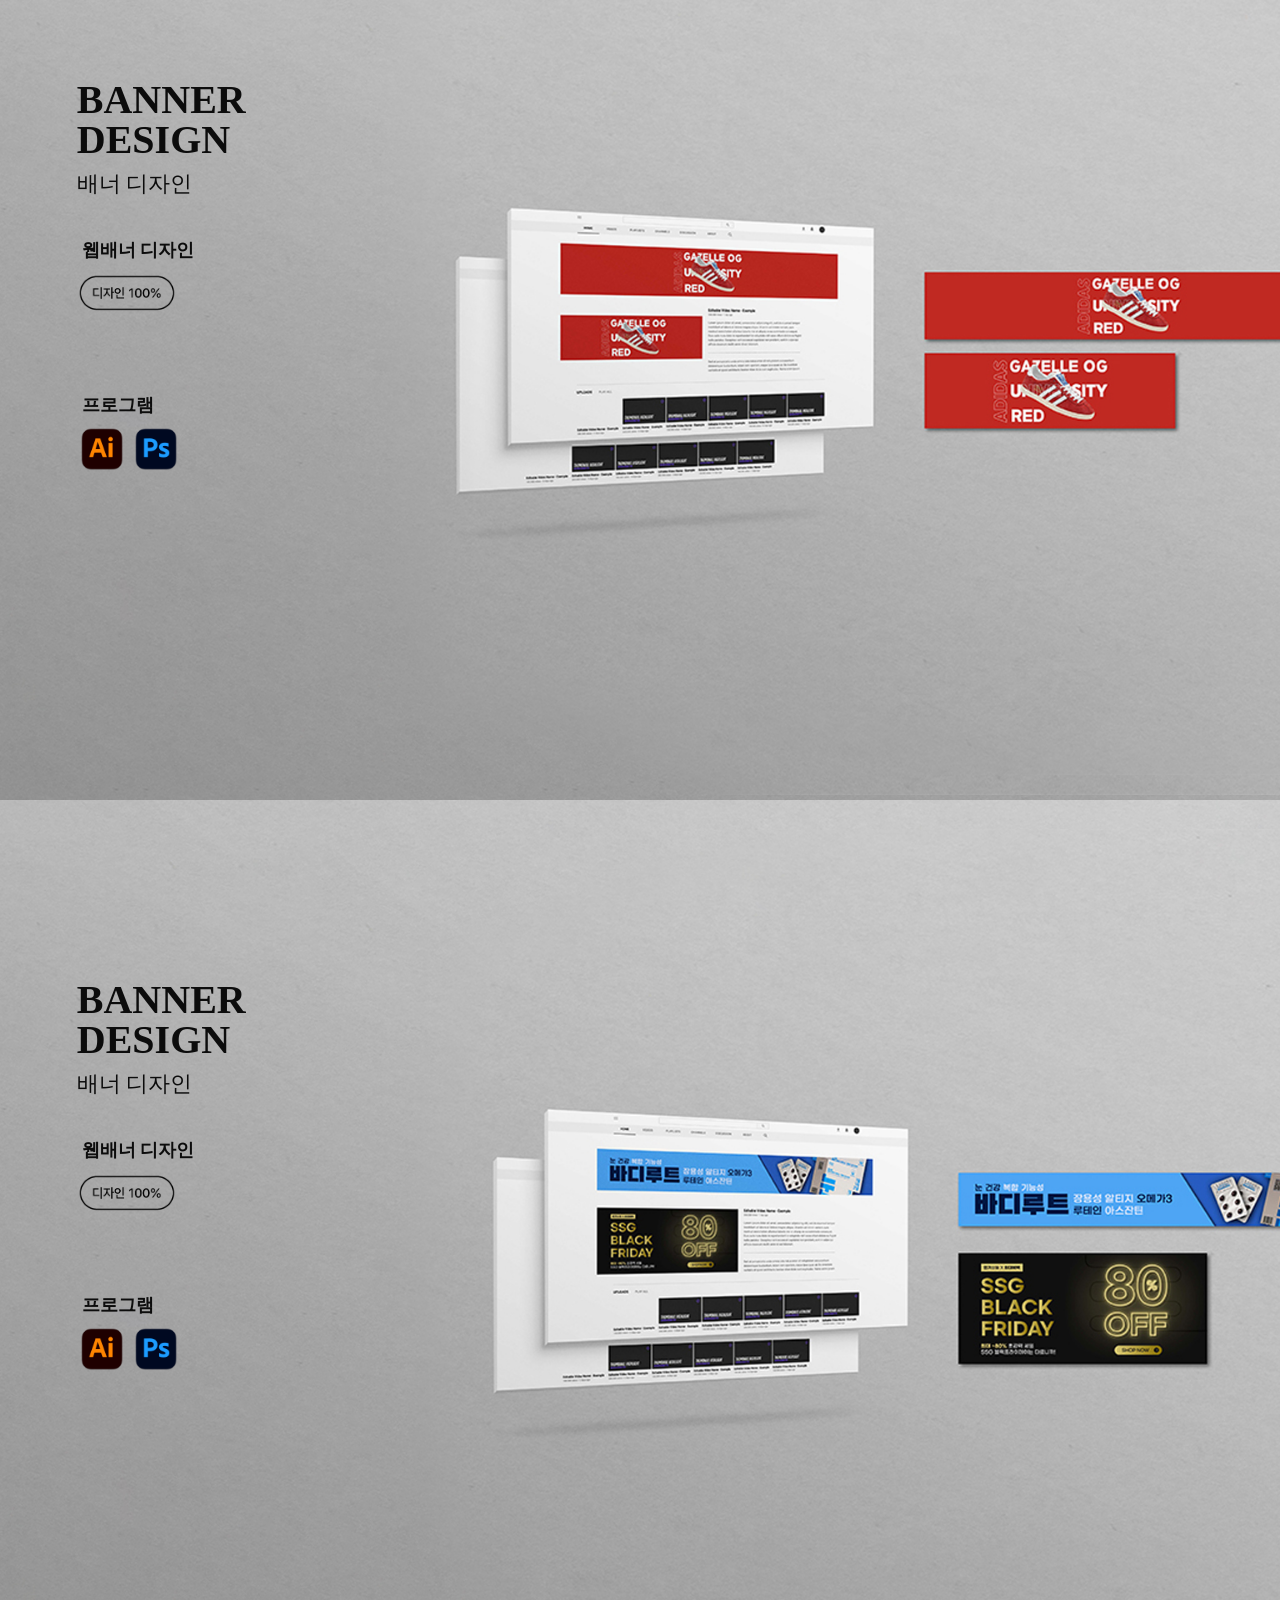
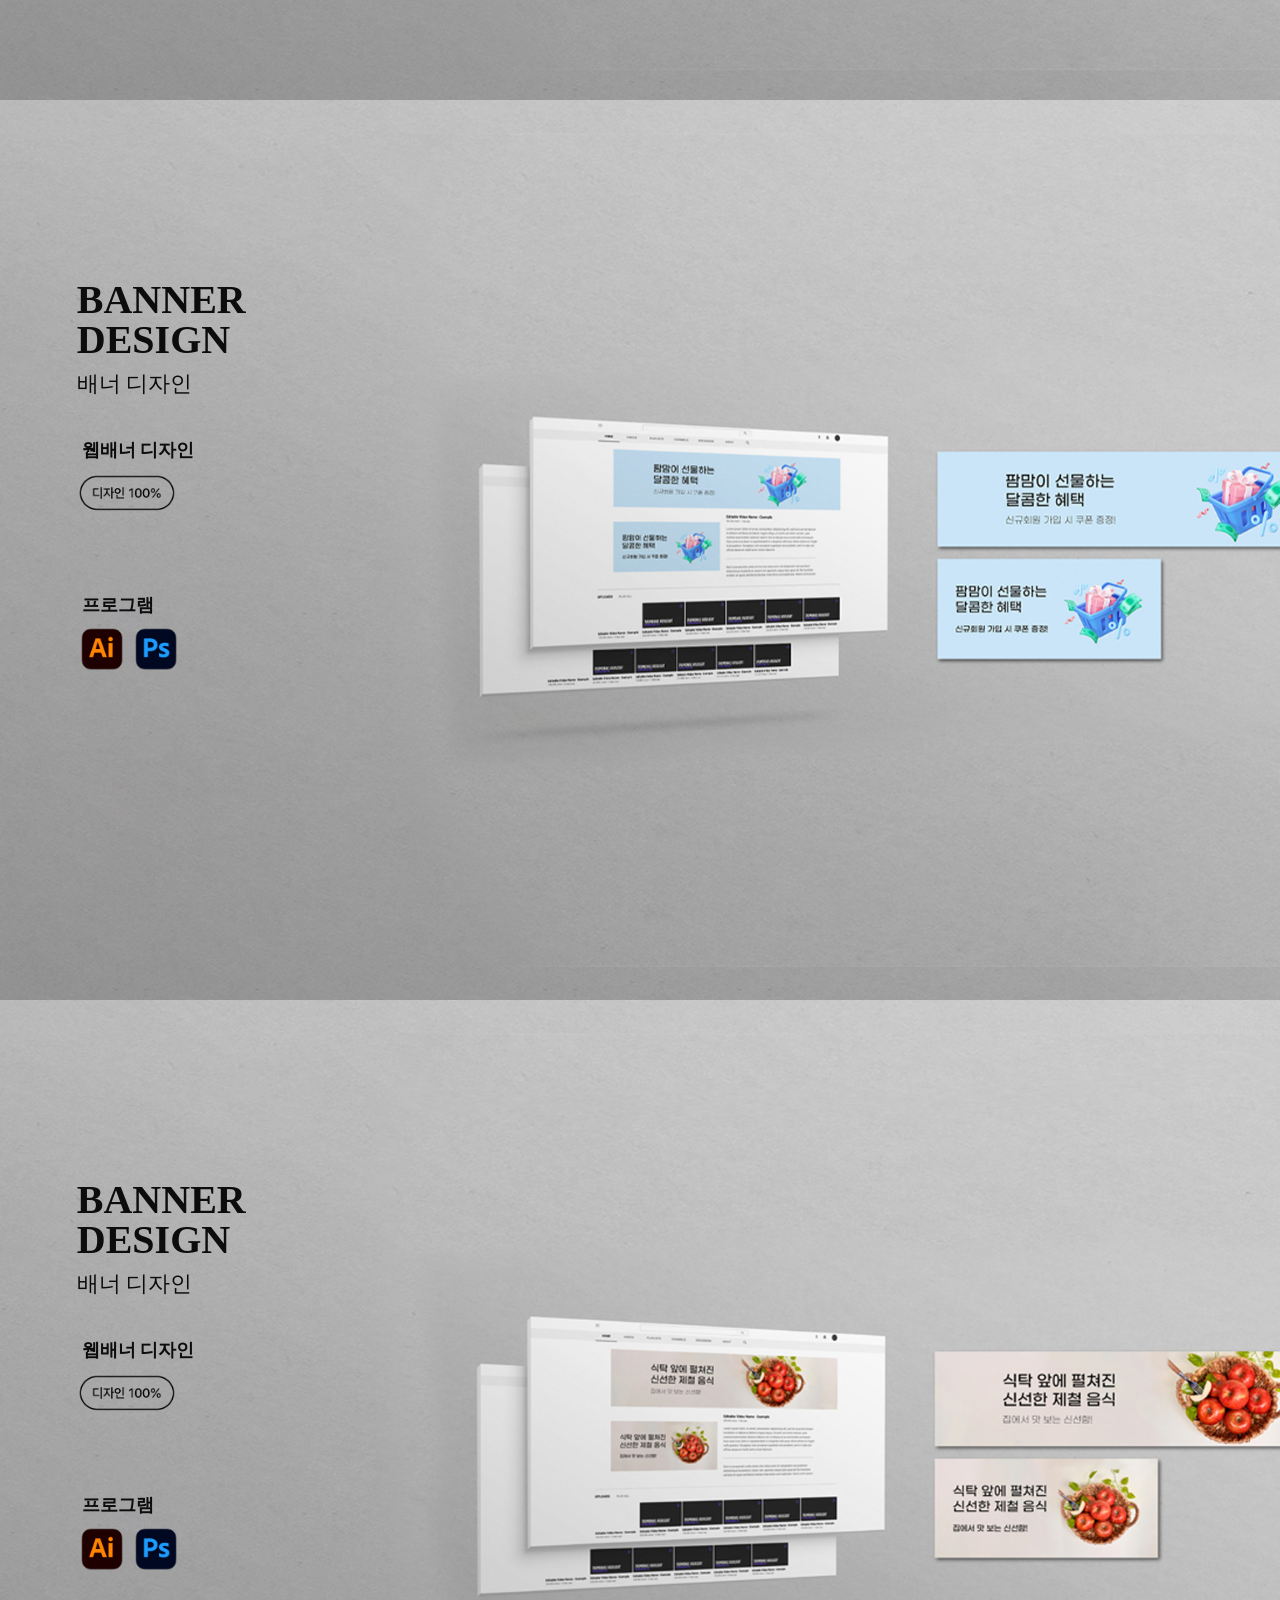
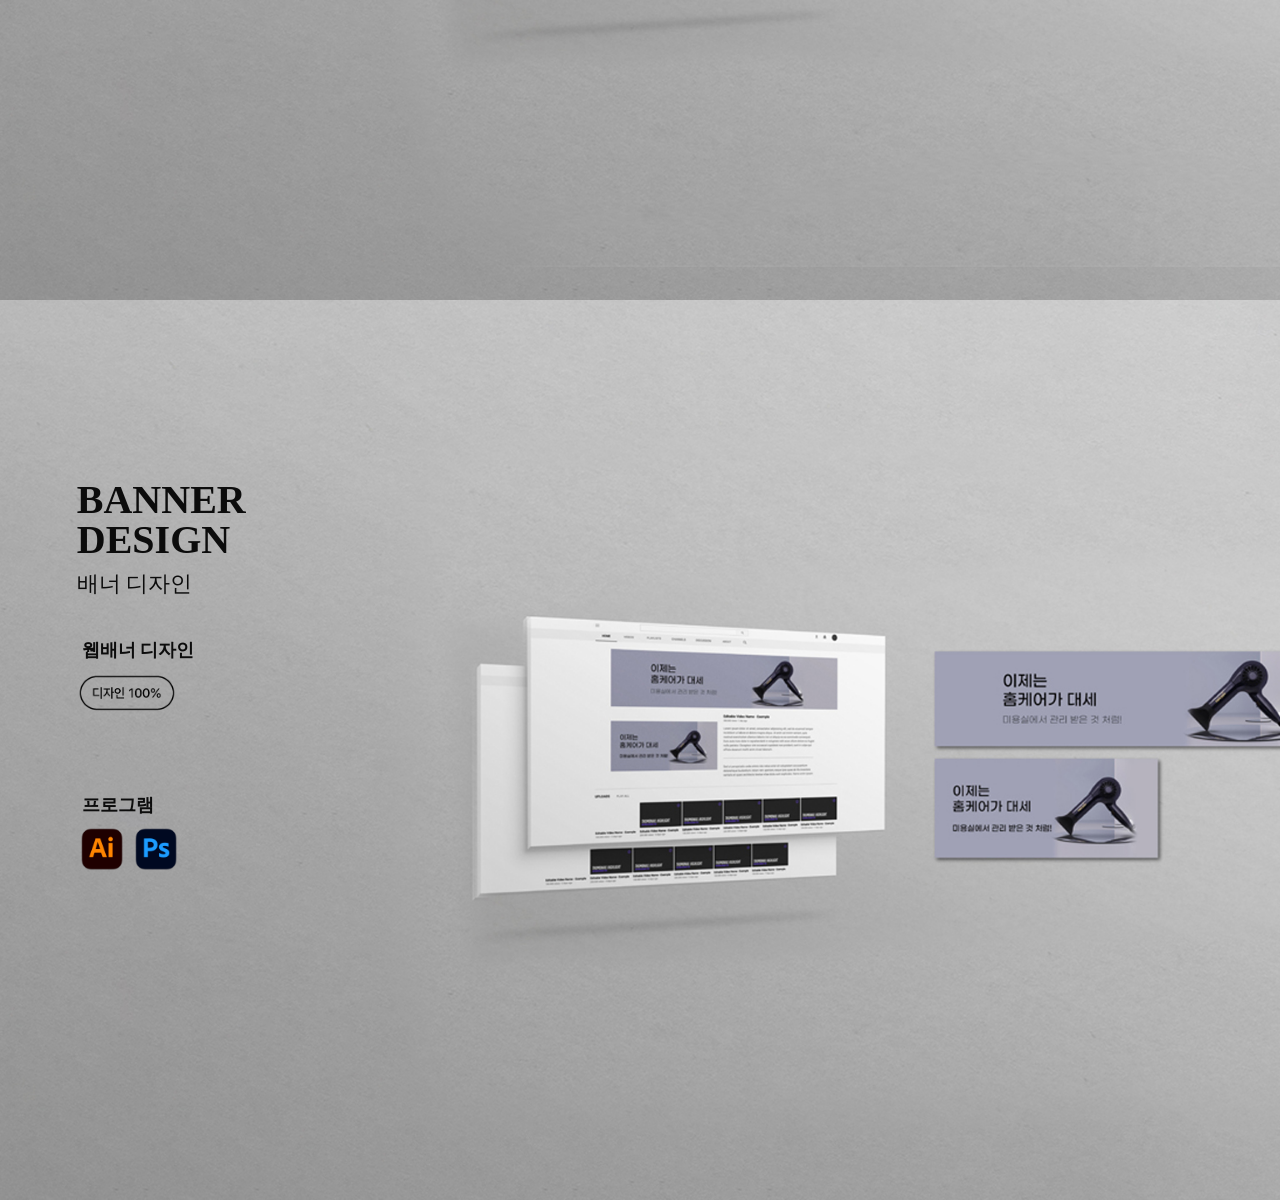
<file: index8.html>
<!DOCTYPE html>
<html lang="ko">

<head>
    <meta charset="UTF-8">
    <meta name="viewport" content="width=device-width, initial-scale=1.0">
    <title>portfolio</title>
    <script src="https://code.jquery.com/jquery-3.7.1.min.js"></script>
    <script src="js/script2.js" type="text/javascript"></script>
    <link rel="preconnect" href="https://cdn.jsdelivr.net/gh/Project-Noonnu/noonfonts_2107@1.1/Pretendard-Regular.woff">
    <link rel="stylesheet" href="css/reset.css">
    <link rel="stylesheet" href="css/style8.css">
</head>
<body>
    <div id="page1">
        <div class="text">
            <h1>BANNER DESIGN</h1>
            <b>배너 디자인</b>
            <p>
                매장이용방법 배너 디자인
            </p>
            <img src="images/design100.png" alt="design100">
            <p>프로그램</p>
            <img src="images/skill_icon1.png" alt="skill_icon1">
            <img src="images/skill_icon2.png" alt="skill_icon2">
        </div> <!-- .text -->
    </div> <!-- #page1 -->
    <div id="page2">
        <div class="text">
            <h1>BANNER DESIGN</h1>
            <b>배너 디자인</b>
            <p>
                신메뉴 배너 디자인
            </p>
            <img src="images/design100.png" alt="design100">
            <p>프로그램</p>
            <img src="images/skill_icon1.png" alt="skill_icon1">
            <img src="images/skill_icon2.png" alt="skill_icon2">
        </div> <!-- .text -->
    </div> <!-- #page2 -->
    <div id="page3">
        <div class="text">
            <h1>BANNER DESIGN</h1>
            <b>배너 디자인</b>
            <p>
                제품홍보 배너 디자인
            </p>
            <img src="images/design100.png" alt="design100">
            <p>프로그램</p>
            <img src="images/skill_icon1.png" alt="skill_icon1">
            <img src="images/skill_icon2.png" alt="skill_icon2">
        </div> <!-- .text -->
    </div> <!-- #page3 -->
    <div id="page4-1">
        <div class="text">
            <h1>BANNER DESIGN</h1>
            <b>배너 디자인</b>
            <p>
                웹배너 디자인
            </p>
            <img src="images/design100.png" alt="design100">
            <p>프로그램</p>
            <img src="images/skill_icon1.png" alt="skill_icon1">
            <img src="images/skill_icon2.png" alt="skill_icon2">
        </div> <!-- .text -->
    </div> <!-- #page4 -->
        <div id="page4-2">
        <div class="text">
            <h1>BANNER DESIGN</h1>
            <b>배너 디자인</b>
            <p>
                웹배너 디자인
            </p>
            <img src="images/design100.png" alt="design100">
            <p>프로그램</p>
            <img src="images/skill_icon1.png" alt="skill_icon1">
            <img src="images/skill_icon2.png" alt="skill_icon2">
        </div> <!-- .text -->
    </div> <!-- #page4 -->
        <div id="page4">
        <div class="text">
            <h1>BANNER DESIGN</h1>
            <b>배너 디자인</b>
            <p>
                웹배너 디자인
            </p>
            <img src="images/design100.png" alt="design100">
            <p>프로그램</p>
            <img src="images/skill_icon1.png" alt="skill_icon1">
            <img src="images/skill_icon2.png" alt="skill_icon2">
        </div> <!-- .text -->
    </div> <!-- #page4 -->
    <div id="page5">
        <div class="text">
            <h1>BANNER DESIGN</h1>
            <b>배너 디자인</b>
            <p>
                웹배너 디자인
            </p>
            <img src="images/design100.png" alt="design100">
            <p>프로그램</p>
            <img src="images/skill_icon1.png" alt="skill_icon1">
            <img src="images/skill_icon2.png" alt="skill_icon2">
        </div> <!-- .text -->
    </div> <!-- #page5 -->
    <div id="page6">
        <div class="text">
            <h1>BANNER DESIGN</h1>
            <b>배너 디자인</b>
            <p>
                웹배너 디자인
            </p>
            <img src="images/design100.png" alt="design100">
            <p>프로그램</p>
            <img src="images/skill_icon1.png" alt="skill_icon1">
            <img src="images/skill_icon2.png" alt="skill_icon2">
        </div> <!-- .text -->
    </div> <!-- #page6 -->
    <div id="page7">
        <div class="text">
            <h1>BANNER DESIGN</h1>
            <b>배너 디자인</b>
            <p>
                웹배너 디자인
            </p>
            <img src="images/design100.png" alt="design100">
            <p>프로그램</p>
            <img src="images/skill_icon1.png" alt="skill_icon1">
            <img src="images/skill_icon2.png" alt="skill_icon2">
        </div> <!-- .text -->
    </div> <!-- #page7 -->
    <div id="page8">
        <div class="text">
            <h1>BANNER DESIGN</h1>
            <b>배너 디자인</b>
            <p>
                웹배너 디자인
            </p>
            <img src="images/design100.png" alt="design100">
            <p>프로그램</p>
            <img src="images/skill_icon1.png" alt="skill_icon1">
            <img src="images/skill_icon2.png" alt="skill_icon2">
        </div> <!-- .text -->
    </div> <!-- #page8 -->
    <div id="page9">
        <div class="text">
            <h1>BANNER DESIGN</h1>
            <b>배너 디자인</b>
            <p>
                웹배너 디자인
            </p>
            <img src="images/design100.png" alt="design100">
            <p>프로그램</p>
            <img src="images/skill_icon1.png" alt="skill_icon1">
            <img src="images/skill_icon2.png" alt="skill_icon2">
        </div> <!-- .text -->
    </div> <!-- #page9 -->
    <div id="page10">
        <div class="text">
            <h1>BANNER DESIGN</h1>
            <b>배너 디자인</b>
            <p>
                웹배너 디자인
            </p>
            <img src="images/design100.png" alt="design100">
            <p>프로그램</p>
            <img src="images/skill_icon1.png" alt="skill_icon1">
            <img src="images/skill_icon2.png" alt="skill_icon2">
        </div> <!-- .text -->
    </div> <!-- #page10 -->
</body>
</file>
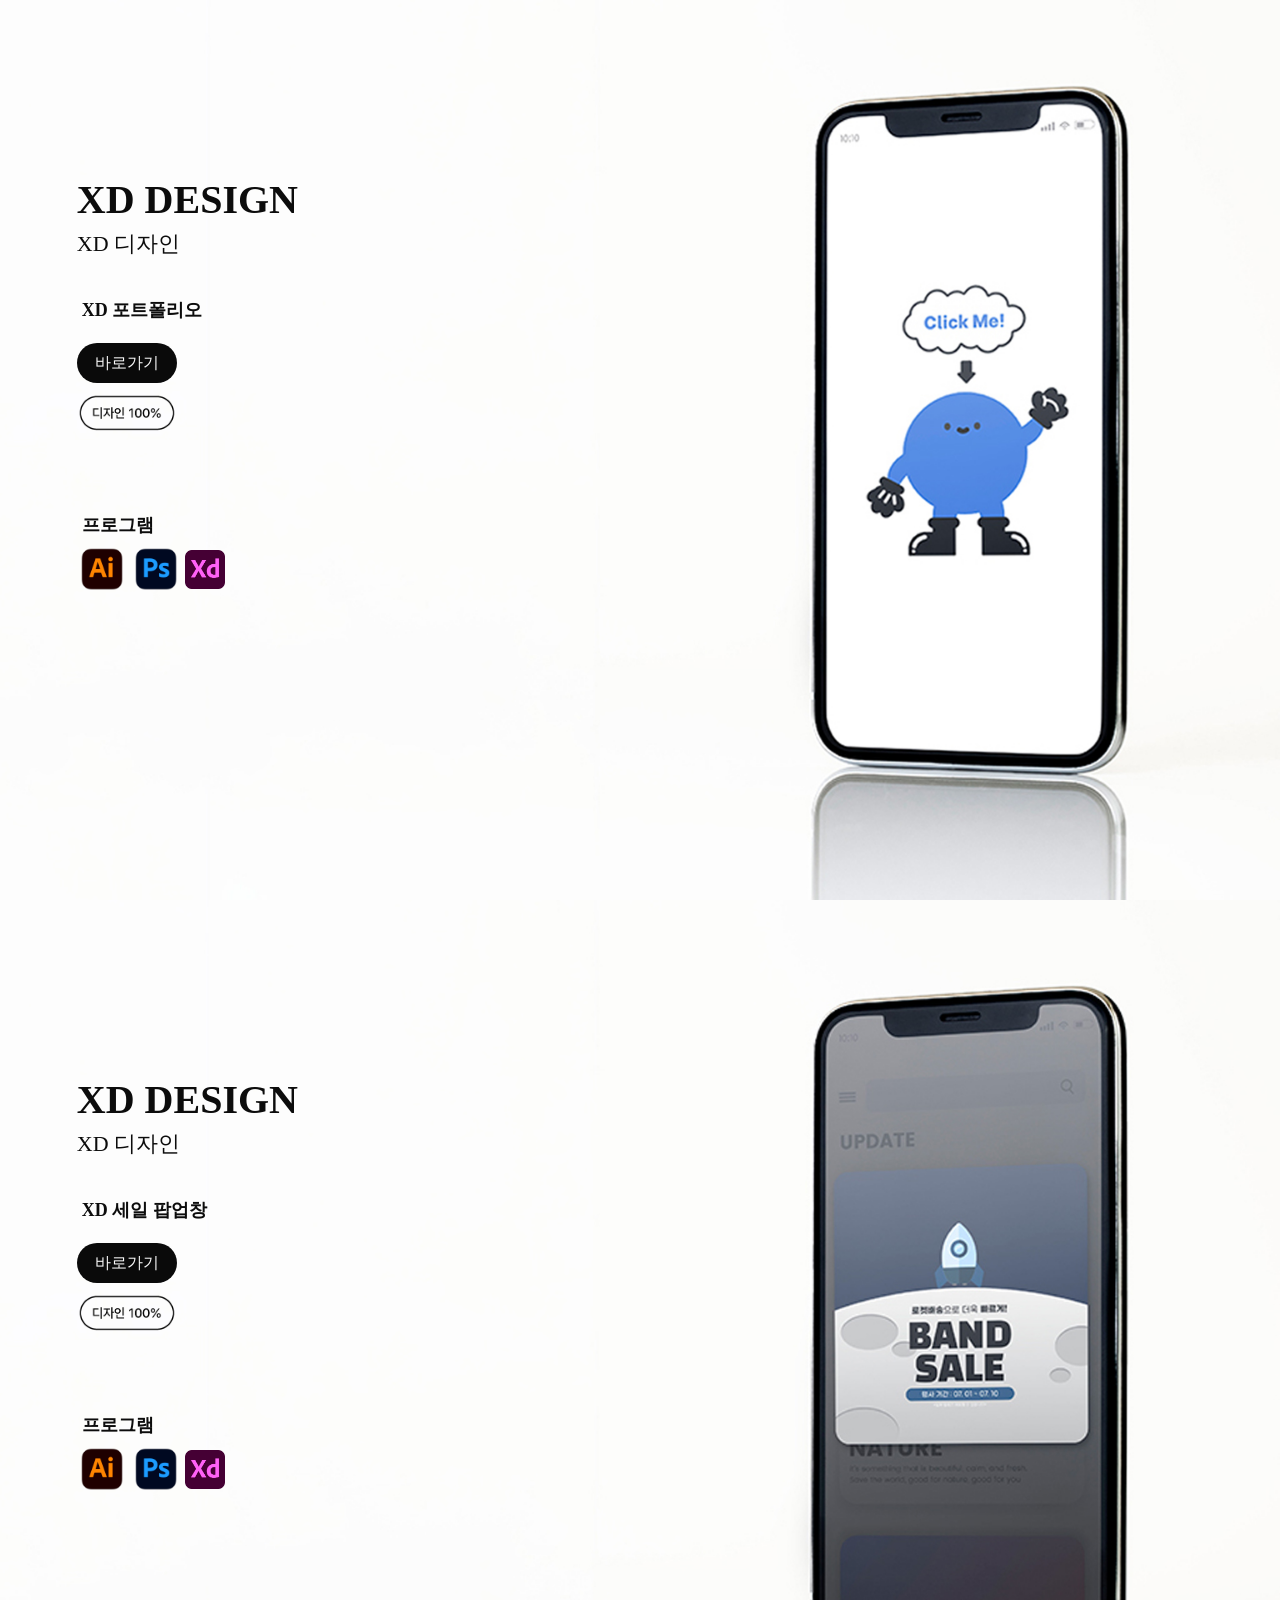
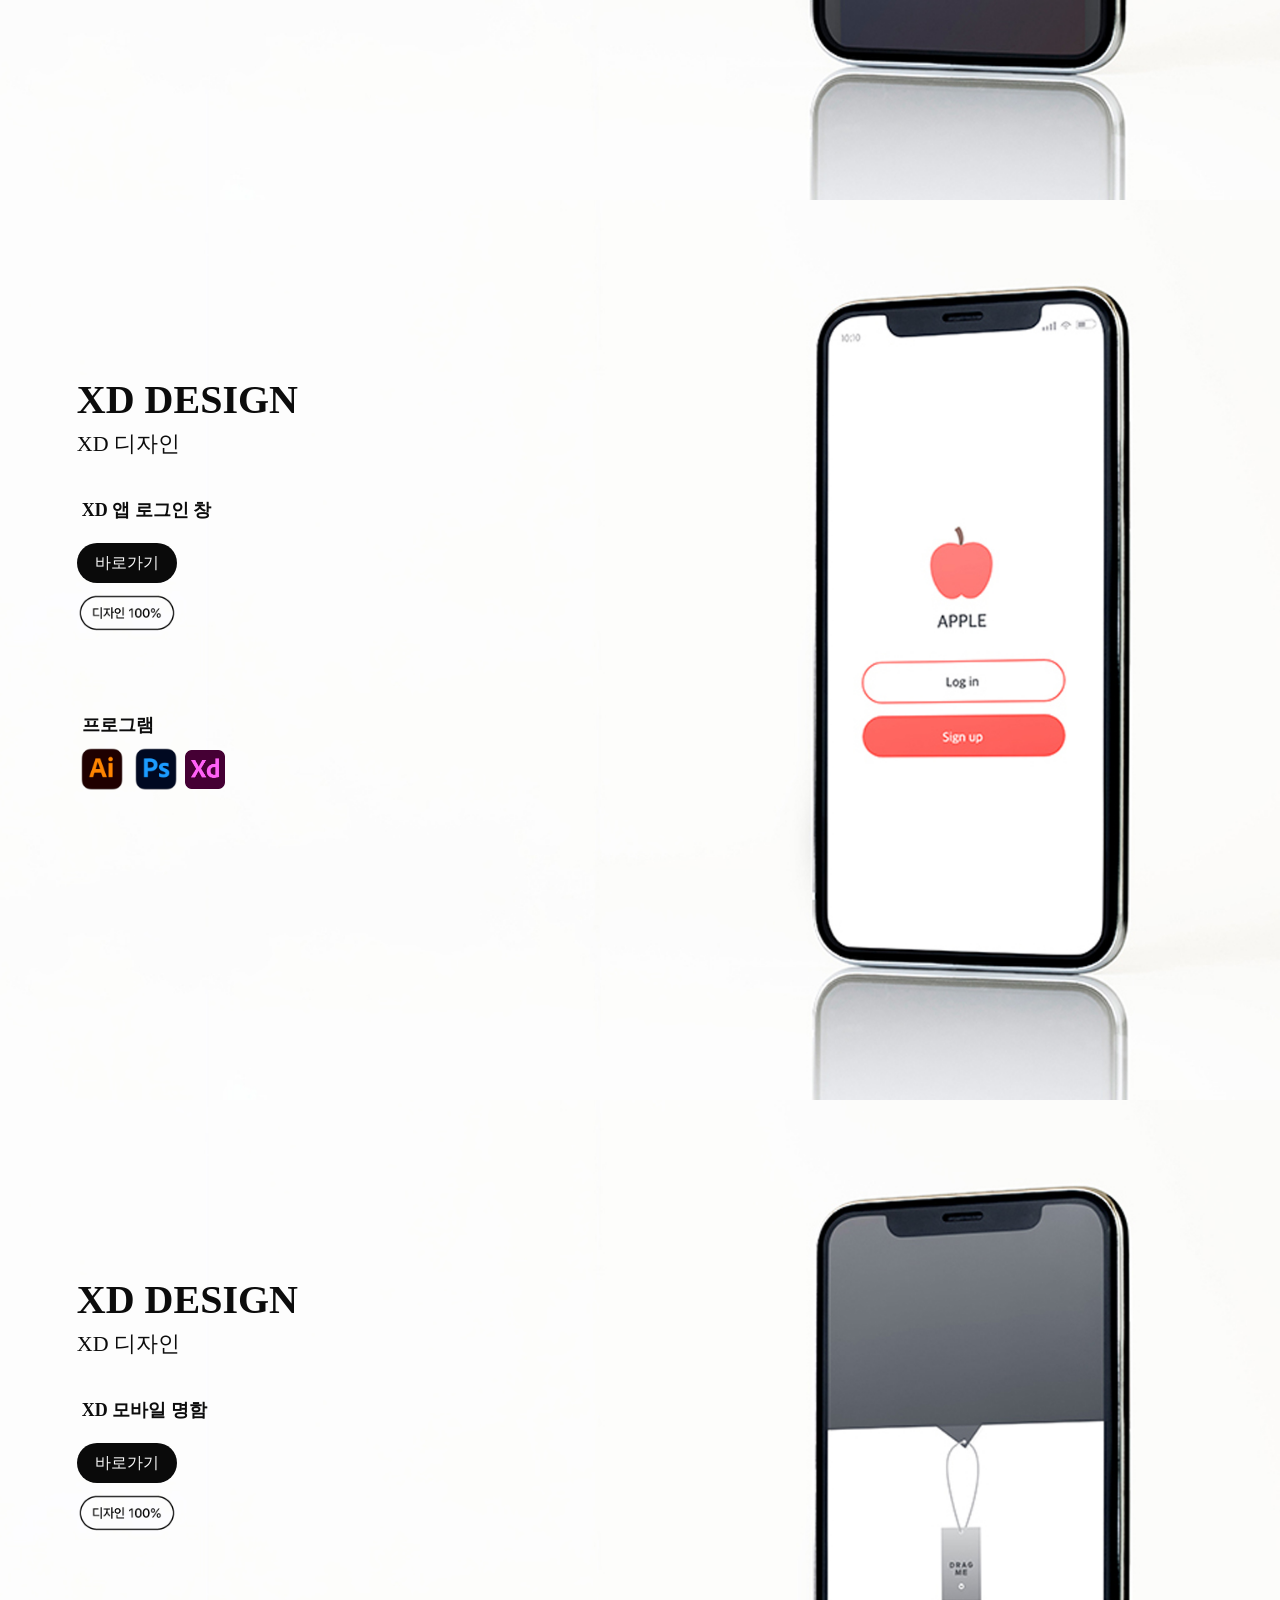
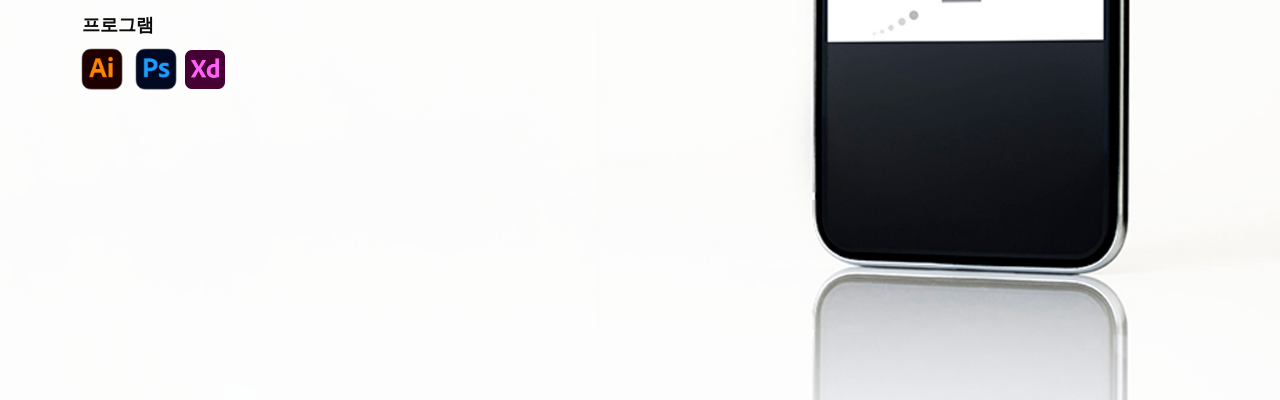
<file: index9.html>
<!DOCTYPE html>
<html lang="ko">

<head>
    <meta charset="UTF-8">
    <meta name="viewport" content="width=device-width, initial-scale=1.0">
    <title>portfolio</title>
    <script src="https://code.jquery.com/jquery-3.7.1.min.js"></script>
    <script src="js/script2.js" type="text/javascript"></script>
    <link rel="preconnect" href="https://cdn.jsdelivr.net/gh/Project-Noonnu/noonfonts_2107@1.1/Pretendard-Regular.woff">
    <link rel="stylesheet" href="css/reset.css">
    <link rel="stylesheet" href="css/style9.css">
</head>
<body>
    <div id="page1">
        <div class="text">
            <h1>XD DESIGN</h1>
            <b>XD 디자인</b>
            <p>
                XD 포트폴리오
            </p>
            <a href="https://xd.adobe.com/view/35357710-c1df-4754-9078-eb85f9d841e1-6066/" target="_blank">바로가기</a>
            <img src="images/design100.png" alt="design100">
            <p>프로그램</p>
            <img src="images/skill_icon1.png" alt="skill_icon1">
            <img src="images/skill_icon2.png" alt="skill_icon2">
            <img src="images/skill_icon4.png" alt="skill_icon3">
        </div> <!-- .text -->
    </div> <!-- #page1 -->
    <div id="page2">
        <div class="text">
            <h1>XD DESIGN</h1>
            <b>XD 디자인</b>
            <p>
                XD 세일 팝업창
            </p>
            <a href="https://xd.adobe.com/view/033cf530-b3f0-4b51-9cc8-a41f39dc5a4c-566f/" target="_blank">바로가기</a>
            <img src="images/design100.png" alt="design100">
            <p>프로그램</p>
            <img src="images/skill_icon1.png" alt="skill_icon1">
            <img src="images/skill_icon2.png" alt="skill_icon2">
            <img src="images/skill_icon4.png" alt="skill_icon3">
        </div> <!-- .text -->
    </div> <!-- #page2 -->
    <div id="page3">
        <div class="text">
            <h1>XD DESIGN</h1>
            <b>XD 디자인</b>
            <p>
                XD 앱 로그인 창
            </p>
            <a href="https://xd.adobe.com/view/70988b67-fed9-4938-8be5-5df3273b8756-25cb/" target="_blank">바로가기</a>
            <img src="images/design100.png" alt="design100">
            <p>프로그램</p>
            <img src="images/skill_icon1.png" alt="skill_icon1">
            <img src="images/skill_icon2.png" alt="skill_icon2">
            <img src="images/skill_icon4.png" alt="skill_icon3">
        </div> <!-- .text -->
    </div> <!-- #page3 -->
    <div id="page4">
        <div class="text">
            <h1>XD DESIGN</h1>
            <b>XD 디자인</b>
            <p>
                XD 모바일 명함
            </p>
            <a href="https://xd.adobe.com/view/f84f63cb-54e2-441e-add8-6c2bb4d0338f-ad1c/" target="_blank">바로가기</a>
            <img src="images/design100.png" alt="design100">
            <p>프로그램</p>
            <img src="images/skill_icon1.png" alt="skill_icon1">
            <img src="images/skill_icon2.png" alt="skill_icon2">
            <img src="images/skill_icon4.png" alt="skill_icon3">
        </div> <!-- .text -->
    </div> <!-- #page4 -->
</body>
</file>
<file: css/style.css>
a {
    text-decoration: none;
    color: inherit;
}
ul {
    list-style: none;
}
html {
    /* overflow: hidden; */
    overflow: scroll;
    overflow-x: hidden;
    color: #0c0c0c;
}
body {
    display: block;
    width: 100%;
    height: 100vh;
    margin: 0;
    /* background: url(../images/basicBg.jpg) no-repeat; */
    background-color: #ededed;
    background-size: cover;
    background-attachment: fixed;
    object-fit: cover;
}
/* 스크롤 없애기 */
body::-webkit-scrollbar {
  display: none;
}
button {
    border: none;
    outline: none;
    background-color: transparent;
    padding: 0;
    cursor: pointer;
}
@font-face {
    font-family: 'Akira Expanded';
    src: url('../fonts/Akira Expanded Demo.otf') format('opentype');
    font-weight: normal;
    font-style: normal;
}
/* 전체 폰트 */
/* @font-face {
    font-family: 'Pretendard';
    src: url('https://cdn.jsdelivr.net/gh/projectnoonnu/pretendard@1.0/Pretendard-Light.woff2') format('woff2');
    font-weight: 300;
    font-display: swap;
} */
@font-face {
    font-family: 'Pretendard';
    src: url('../fonts/Pretendard-Regular.otf') format('opentype');
    font-weight: normal;
    font-style: normal;
}

/* ------------------------------------------------------ */
/* page1 */
#page1 {
    width: 100%;
    height: 100vh;
    position: relative;
}
.name_text {
    display: flex;
    justify-content: center;

    font-size: 1.2rem;

    margin: 2%;
}
#page1 .title {
    position: absolute;
    bottom: 0;
    left: 2%;
    width: 100%;

    font-family: 'Akira Expanded', sans-serif;
    font-size: 30px;
}
#page1 .title > p:nth-of-type(1) {
    font-size: 5.7vw;
    white-space: nowrap;
    margin: 0;
}
#page1 .title > p:nth-of-type(2) {
    font-size: 12.55vw;
    white-space: nowrap;
    margin: 0;

    background: linear-gradient(
    135deg,
    #5e5e5e,
    #bfbfbf,
    #0c0c0c,
    #d6d6d6,
    #0c0c0c,
    #bfbfbf,
    #5e5e5e
);

  background-size: 300% 300%;

  -webkit-background-clip: text;
  background-clip: text;

  color: transparent;
  -webkit-text-fill-color: transparent;

  animation: gradientMove 10s linear infinite;
}

@keyframes gradientMove {
  0% {
    background-position: 0% 50%;
  }

  100% {
    background-position: 300% 50%;
  }
}

/* ------------------------------------------------------ */
/* page2 */
#page2 {
    width: 100%;
    height: 100vh;
    position: relative;

    background-color: #e0e0e0;
}
.profile_text {
    width: 45%;
    position: absolute;
    top: 5%;
    left: 4%;
}
.profile_text > p {
    margin-bottom: 5%;
    font-size: 1.2rem;
    font-weight: 500;
    /* font-family: 'Akira Expanded', sans-serif; */
}
.text_box {
    width: 100%;
    margin-top: 20%;    
}
.text_box > b:nth-child(1) {
    font-size: 3.5rem;
    font-weight: 700;
    font-family: 'Akira Expanded', sans-serif;
}
.text_box > p {
    font-size: 1.2rem;
    margin-top: 10%;
    line-height: 1.3;
}
.text_box > p::first-line {
    font-weight: 700;
}
.profile_img {
    width: 30%;
    position: absolute;
    top: 25%;
    right: 10%;
}
.profile_img > p:nth-child(1) {
    font-size: 2rem;
    font-weight: 600;
    line-height: 2;
}
.profile_img > p:nth-child(2) {
    font-size: 1.2rem;
}
.profile_img > p:nth-child(3) {
    padding-top: 10%;
    font-size: 1.2rem;
    font-weight: 600;
}
.profile_img > p:nth-child(4) {
    padding-top: 2%;
    font-size: 1.2rem;
    line-height: 1.5;
}
.skill {
    margin-top: 10%;
}
.skill > p {
    font-size: 1.2rem;
    font-weight: 600;
    margin-bottom: 2%;
}
.skill > img {
    width: 40px;
    float: left;
    padding: 10px;
}
.skill > img:nth-child(2) {
    padding: 5px 0 0;
    width: 52px;
}
.skill > img:nth-child(3) {
    padding: 5px 0 0 4px;
    width: 52px;
}
.skill > img:nth-child(4) {
    padding: 5px 0 0 4px;
    width: 52px;
}

/* ------------------------------------------------------ */
/* page3 */
#page3 {
    width: 100%;
    height: 100vh;
    position: relative;
}
.contents_text {
    width: 35%;
    position: absolute;
    top: 5%;
    left: 4%;
}
.contents_text > p {
    font-family: 'Akira Expanded', sans-serif;
    font-size: 2rem;
}
.contents_list {
    width: 45%;
    position: absolute;
    top: 5%;
    right: 4%;
}
.list_text {
    list-style: none;
}
.list_text li {
    display: inline-block;
    font-size: 1.4rem;

    display: flex;          /* inline-block → flex */
    align-items: center;    /* 세로 가운데 정렬 */
    gap: 30px;              /* 글자와 버튼 사이 간격 */

    line-height: 3;
}
.text_eg {
    font-weight: 600;
}
.list_text li a {
    position: relative;
    display: flex;
    justify-content: center;
    align-items: center;

    margin-left: auto;

    width:90px;
    height:30px;

    border-radius:999px;
    border:1px solid rgba(255,255,255,.6);

    font-size:1rem;
    font-weight:700;
    color:#2a2a2a;
    text-decoration:none;

    overflow:hidden;

    /* 애플 스타일 실버 */
    background:
        radial-gradient(circle at 50% 25%,
            rgba(255,255,255,.95) 0%,
            rgba(245,245,245,.9) 20%,
            rgba(220,220,220,.9) 55%,
            rgba(175,175,175,.95) 100%);

    backdrop-filter:blur(20px);
    -webkit-backdrop-filter:blur(20px);

    box-shadow:
    inset 0 2px 4px rgba(255,255,255,.9),
    inset 0 -10px 20px rgba(0,0,0,.08),
    0 4px 12px rgba(0,0,0,.15);

    transition:.3s ease;
}
/* 상단 하이라이트 */
.list_text li a::before{
    content:"";
    position:absolute;

    top:6px;
    left:10px;
    right:10px;
    height:40%;

    border-radius:999px;

    background:linear-gradient(
        to bottom,
        rgba(255,255,255,.95),
        rgba(255,255,255,0)
    );
}

/* 광택 */
.list_text li a::after{
    content:"";
    position:absolute;

    width:70%;
    height:200%;

    top:-50%;
    left:-40%;

    background:linear-gradient(
        90deg,
        transparent,
        rgba(255,255,255,.5),
        transparent
    );

    transform:rotate(20deg);
    filter:blur(18px);
}

.list_text li a:hover{
    transform:translateY(-3px);

    box-shadow:
        inset 0 2px 5px rgba(255,255,255,.95),
        inset 0 20px 30px rgba(255,255,255,.5),
        inset 0 -15px 25px rgba(0,0,0,.15),
        0 15px 40px rgba(0,0,0,.35);
}

.list_text li a:active{
    transform:translateY(2px);

    box-shadow:
        inset 0 5px 10px rgba(0,0,0,.15),
        inset 0 -2px 5px rgba(255,255,255,.8);
}
</file>
<file: css/style1.css>
a {
    text-decoration: none;
    color: inherit;
}
ul {
    list-style: none;
}
html {
    /* overflow: hidden; */
    overflow: scroll;
    overflow-x: hidden;
    color: #ededed;
}
body {
    display: block;
    width: 100%;
    height: 100vh;
    margin: 0;
    /* background: url(../images/basicBg.jpg) no-repeat; */
    background-color: #333233;
    background-size: cover;
    background-attachment: fixed;
    object-fit: cover;
}
/* 스크롤 없애기 */
body::-webkit-scrollbar {
  display: none;
}
button {
    border: none;
    outline: none;
    background-color: transparent;
    padding: 0;
    cursor: pointer;
}
@font-face {
    font-family: 'Akira Expanded';
    src: url('../fonts/Akira Expanded Demo.otf') format('opentype');
    font-weight: normal;
    font-style: normal;
}
/* 전체 폰트 */
/* @font-face {
    font-family: 'Pretendard';
    src: url('https://cdn.jsdelivr.net/gh/projectnoonnu/pretendard@1.0/Pretendard-Light.woff2') format('woff2');
    font-weight: 300;
    font-display: swap;
} */
@font-face {
    font-family: 'Pretendard';
    src: url('../fonts/Pretendard-Regular.otf') format('opentype');
    font-weight: normal;
    font-style: normal;
}

/* page1 */
#page1 {
    width: 100%;
    height: 100vh;
    position: relative;
}
.contents_text {
    width: 35%;
    position: absolute;
    top: 5%;
    left: 4%;
}
.contents_text > p {
    font-family: 'Akira Expanded', sans-serif;
    font-size: 3rem;
}
.contents_list {
    width: 45%;
    position: absolute;
    top: 20%;
    right: 4%;
}
/* .list_text {
    list-style: none;
}
.list_text li {
    display: inline-block;
    font-size: 1.6rem;

    display: flex;          
    align-items: center;    
    gap: 30px;             
    line-height: 6;
}
.sub{
    margin-top:10px;
    font-size:1.4rem;
    font-weight:300;
    color:#cfcfcf;
} */
 .list_text li{
    display:flex;
    align-items:center;
    gap:40px;

    padding-bottom: 10%;
}

.title_box{
    display:flex;
    flex-direction:column;
}

.title{
    font-size:2rem;
    font-weight:600;
    line-height:1.2;
}

.sub{
    margin-top:10px;
    font-size:1.4rem;
    font-weight:300;
    color:#cfcfcf;
}

.text_eg{
    margin-left:auto;
}

.list_text li a{
    margin-left:30px;
}
.list_text li a {
    position: relative;
    display: flex;
    justify-content: center;
    align-items: center;

    margin-left: auto;

    width:90px;
    height:30px;

    border-radius:999px;
    border:1px solid rgba(255,255,255,.6);

    font-size:1rem;
    font-weight:700;
    color:#2a2a2a;
    text-decoration:none;

    overflow:hidden;

    /* 애플 스타일 실버 */
    background:
        radial-gradient(circle at 50% 25%,
            rgba(255,255,255,.95) 0%,
            rgba(245,245,245,.9) 20%,
            rgba(220,220,220,.9) 55%,
            rgba(175,175,175,.95) 100%);

    backdrop-filter:blur(20px);
    -webkit-backdrop-filter:blur(20px);

    box-shadow:
    inset 0 2px 4px rgba(255,255,255,.9),
    inset 0 -10px 20px rgba(0,0,0,.08),
    0 4px 12px rgba(0,0,0,.15);

    transition:.3s ease;
}
/* 상단 하이라이트 */
.list_text li a::before{
    content:"";
    position:absolute;

    top:6px;
    left:10px;
    right:10px;
    height:40%;

    border-radius:999px;

    background:linear-gradient(
        to bottom,
        rgba(255,255,255,.95),
        rgba(255,255,255,0)
    );
}

/* 광택 */
.list_text li a::after{
    content:"";
    position:absolute;

    width:70%;
    height:200%;

    top:-50%;
    left:-40%;

    background:linear-gradient(
        90deg,
        transparent,
        rgba(255,255,255,.5),
        transparent
    );

    transform:rotate(20deg);
    filter:blur(18px);
}

.list_text li a:hover{
    transform:translateY(-3px);

    box-shadow:
        inset 0 2px 5px rgba(255,255,255,.95),
        inset 0 20px 30px rgba(255,255,255,.5),
        inset 0 -15px 25px rgba(0,0,0,.15),
        0 15px 40px rgba(0,0,0,.35);
}

.list_text li a:active{
    transform:translateY(2px);

    box-shadow:
        inset 0 5px 10px rgba(0,0,0,.15),
        inset 0 -2px 5px rgba(255,255,255,.8);
}
</file>
<file: css/style2-1.css>
a {
    text-decoration: none;
    color: inherit;
}
ul {
    list-style: none;
}
html {
    /* overflow: hidden; */
    overflow: scroll;
    overflow-x: hidden;
    color: #0c0c0c;
}
body {
    display: block;
    width: 100%;
    height: 100vh;
    margin: 0;
    /* background: url(../images/basicBg.jpg) no-repeat; */
    background-color: #eee;
    background-size: cover;
    background-attachment: fixed;
    object-fit: cover;
}
/* 스크롤 없애기 */
body::-webkit-scrollbar {
  display: none;
}
button {
    border: none;
    outline: none;
    background-color: transparent;
    padding: 0;
    cursor: pointer;
}
@font-face {
    font-family: 'Akira Expanded';
    src: url('../fonts/Akira Expanded Demo.otf') format('opentype');
    font-weight: normal;
    font-style: normal;
}
/* 전체 폰트 */
/* @font-face {
    font-family: 'PyeojinGothic';
    src: url('https://cdn.jsdelivr.net/gh/projectnoonnu/2504-1@1.0/PyeojinGothic-Light.woff2') format('woff2');
    font-weight: 300;
    font-display: swap;
}*/
@font-face {
    font-family: 'Pretendard';
    src: url('../fonts/Pretendard-Regular.otf') format('opentype');
    font-weight: normal;
    font-style: normal;
}


/* page1 */
#page1 {
    width: 100%;
    height: 100vh;
    position: relative;
}
#page1::after{
    content: "";
    display: block;
    clear: both;
}
.text {
    float: left;
    width: 40%;
    position: absolute;
    top: 20%;
    left: 6%;
}
.text > h1 {
    font-size: 40px;
    font-weight: 700;
}
.text > b {
    font-size: 22px;
    display: block;
    line-height: 3rem;
}
.text > p:nth-child(3) {
    padding-top: 30px;
    line-height: 25px;
}
.text > p {
    font-size: 18px;
    padding-top: 80px;
    padding-left: 5px;
}
.text > img:nth-child(4) {
    width: 100px;
    padding-top: 20px;
}
.text > img:nth-child(6) {
    width: 50px;
    padding-top: 10px;
}
.text > img:nth-child(7) {
    width: 50px;
}
.img {
    width: 60%;
    position: absolute;
    right: 0%;
    top: 15%;
}
.img > img {
    width: 100%;
}

/* page2 */
#page2 {
    width: 100%;
    height: 100vh;
    position: relative;
}
#page2 > img {
    height: 100%;
    right: 0;
    position: absolute;
}

/* part2 */
/* page3 */
#page3 {
    width: 100%;
    height: 100vh;
    position: relative;
}
/* #page3::after{
    content: "";
    display: block;
    clear: both;
} */
#page4 {
    width: 100%;
    height: 100vh;
    position: relative;
}
#page4 > img {
    height: 100%;
    right: 0;
    position: absolute;
}

/* part3 */
/* page5 */
#page5 {
    width: 100%;
    height: 100vh;
    position: relative;
}
#page5::after{
    content: "";
    display: block;
    clear: both;
}
#page6 {
    width: 100%;
    height: 100vh;
    position: relative;
}
#page6 > img {
    height: 100%;
    right: 0;
    position: absolute;
}

/* part4 */
/* page7 */
#page7 {
    width: 100%;
    height: 100vh;
    position: relative;
}
#page7::after{
    content: "";
    display: block;
    clear: both;
}
#page8 {
    width: 100%;
    height: 100vh;
    position: relative;
}
#page8 > img {
    height: 100%;
    right: 0;
    position: absolute;
}

/* part5 */
/* page9 */
#page9 {
    width: 100%;
    height: 100vh;
    position: relative;
}
#page9::after{
    content: "";
    display: block;
    clear: both;
}
#page10 {
    width: 100%;
    height: 100vh;
    position: relative;
}
#page10 > img {
    height: 100%;
    right: 0;
    position: absolute;
}
</file>
<file: css/style3-1.css>
a {
    text-decoration: none;
    color: inherit;
}
ul {
    list-style: none;
}
html {
    /* overflow: hidden; */
    overflow: scroll;
    overflow-x: hidden;
    color: #0c0c0c;
}
body {
    display: block;
    width: 100%;
    /* height: 100vh; */
    margin: 0;
    /* background: url(../images/basicBg.jpg) no-repeat; */
    background-color: #eee;
    background-size: cover;
    background-attachment: fixed;
    object-fit: cover;
}
/* 스크롤 없애기 */
body::-webkit-scrollbar {
  display: none;
}
button {
    border: none;
    outline: none;
    background-color: transparent;
    padding: 0;
    cursor: pointer;
}
@font-face {
    font-family: 'Akira Expanded';
    src: url('../fonts/Akira Expanded Demo.otf') format('opentype');
    font-weight: normal;
    font-style: normal;
}
/* 전체 폰트 */
/* @font-face {
    font-family: 'PyeojinGothic';
    src: url('https://cdn.jsdelivr.net/gh/projectnoonnu/2504-1@1.0/PyeojinGothic-Light.woff2') format('woff2');
    font-weight: 300;
    font-display: swap;
} */
@font-face {
    font-family: 'Pretendard';
    src: url('../fonts/Pretendard-Regular.otf') format('opentype');
    font-weight: normal;
    font-style: normal;
}

/* page1 */
#page1 {
    width: 100%;
    height: 100vh;
    position: relative;
}
#page1::after{
    content: "";
    display: block;
    clear: both;
}
.text {
    float: left;
    width: 40%;
    position: absolute;
    top: 20%;
    left: 6%;
}
.text > h1 {
    font-size: 40px;
    font-weight: 700;
}
.text > b {
    font-size: 22px;
    display: block;
    line-height: 3rem;
}
.text > p:nth-child(3) {
    padding-top: 30px;
    line-height: 25px;
}
.text > p {
    font-size: 18px;
    padding-top: 80px;
    padding-left: 5px;
}
.text > img:nth-child(4) {
    width: 100px;
    padding-top: 20px;
}
.text > img:nth-child(7) {
    width: 50px;
    padding-top: 10px;
}
.text > img:nth-child(8) {
    width: 50px;
}
.text > img:nth-child(9) {
    width: 50px;
}
.img {
    width: 60%;
    position: absolute;
    right: 0%;
    /* top: 15%; */
}
.img > img {
    width: 100%;
}

/* 클릭버튼 */
.list_text {
    margin-top:20px;   /* design100 아래 간격 */
    margin-left:5px;
}
.list_text a {
    display:flex;
    justify-content:center;
    align-items:center;

    width:160px;
    height:30px;

    border-radius:999px;
    border:1px solid rgba(255,255,255,.6);

    font-size:1rem;
    font-weight:700;
    color:#2a2a2a;
    text-decoration:none;

    overflow:hidden;

    /* 애플 스타일 실버 */
    background:
        radial-gradient(circle at 50% 25%,
            rgba(255,255,255,.95) 0%,
            rgba(245,245,245,.9) 20%,
            rgba(220,220,220,.9) 55%,
            rgba(175,175,175,.95) 100%);

    backdrop-filter:blur(20px);
    -webkit-backdrop-filter:blur(20px);

    box-shadow:
    inset 0 2px 4px rgba(255,255,255,.9),
    inset 0 -10px 20px rgba(0,0,0,.08),
    0 4px 12px rgba(0,0,0,.15);

    transition:.3s ease;
}
/* 상단 하이라이트 */
.list_text a::before{
    content:"";
    position:absolute;

    top:6px;
    left:10px;
    right:10px;
    height:40%;

    border-radius:999px;

    background:linear-gradient(
        to bottom,
        rgba(255,255,255,.95),
        rgba(255,255,255,0)
    );
}

/* 광택 */
.list_text a::after{
    content:"";
    position:absolute;

    width:70%;
    height:200%;

    top:-50%;
    left:-40%;

    background:linear-gradient(
        90deg,
        transparent,
        rgba(255,255,255,.5),
        transparent
    );

    transform:rotate(20deg);
    filter:blur(18px);
}

.list_text a:hover{
    transform:translateY(-3px);

    box-shadow:
        inset 0 2px 5px rgba(255,255,255,.95),
        inset 0 20px 30px rgba(255,255,255,.5),
        inset 0 -15px 25px rgba(0,0,0,.15),
        0 15px 40px rgba(0,0,0,.35);
}

.list_text a:active{
    transform:translateY(2px);

    box-shadow:
        inset 0 5px 10px rgba(0,0,0,.15),
        inset 0 -2px 5px rgba(255,255,255,.8);
}

/* page2 */
#page2 {
    width: 100%;
    height: 100vh;
    position: relative;
}
#page2 > img {
    height: 100%;
    right: 0;
    position: absolute;
}

/* page3 */
#page3 {
    width: 100%;
    height: 100vh;
    position: relative;
}
#page3 > img {
    height: 100%;
    right: 0;
    position: absolute;
}

/* page4 */
#page4 {
    width: 100%;
    height: 100vh;
    position: relative;
}
#page4 > img {
    height: 100%;
    right: 0;
    position: absolute;
}

/* page5 */
#page5 {
    width: 100%;
    height: 100vh;
    position: relative;
}
#page5 > img {
    height: 100%;
    right: 0;
    position: absolute;
}

/* page6 */
#page6 {
    width: 100%;
    height: 100vh;
    position: relative;
}
#page6 > img {
    height: 100%;
    right: 0;
    position: absolute;
}
</file>
<file: css/style3-2.css>
a {
    text-decoration: none;
    color: inherit;
}
ul {
    list-style: none;
}
html {
    /* overflow: hidden; */
    overflow: scroll;
    overflow-x: hidden;
    color: #0c0c0c;
}
body {
    display: block;
    width: 100%;
    /* height: 100vh; */
    margin: 0;
    /* background: url(../images/basicBg.jpg) no-repeat; */
    background-color: #eee;
    background-size: cover;
    background-attachment: fixed;
    object-fit: cover;
}
/* 스크롤 없애기 */
body::-webkit-scrollbar {
  display: none;
}
button {
    border: none;
    outline: none;
    background-color: transparent;
    padding: 0;
    cursor: pointer;
}
@font-face {
    font-family: 'Akira Expanded';
    src: url('../fonts/Akira Expanded Demo.otf') format('opentype');
    font-weight: normal;
    font-style: normal;
}
/* 전체 폰트 */
/* @font-face {
    font-family: 'PyeojinGothic';
    src: url('https://cdn.jsdelivr.net/gh/projectnoonnu/2504-1@1.0/PyeojinGothic-Light.woff2') format('woff2');
    font-weight: 300;
    font-display: swap;
} */
@font-face {
    font-family: 'Pretendard';
    src: url('../fonts/Pretendard-Regular.otf') format('opentype');
    font-weight: normal;
    font-style: normal;
}

/* page1 */
#page1 {
    width: 100%;
    height: 100vh;
    position: relative;
}
#page1::after{
    content: "";
    display: block;
    clear: both;
}
.text {
    float: left;
    width: 40%;
    position: absolute;
    top: 20%;
    left: 6%;
}
.text > h1 {
    font-size: 40px;
    font-weight: 700;
}
.text > b {
    font-size: 22px;
    display: block;
    line-height: 3rem;
}
.text > p:nth-child(3) {
    padding-top: 30px;
    line-height: 25px;
}
.text > p {
    font-size: 18px;
    padding-top: 80px;
    padding-left: 5px;
}
.text > img:nth-child(4) {
    width: 100px;
    padding-top: 20px;
}
.text > img:nth-child(7) {
    width: 50px;
    padding-top: 10px;
}
.text > img:nth-child(8) {
    width: 50px;
}
.text > img:nth-child(9) {
    width: 50px;
}
.img {
    width: 60%;
    position: absolute;
    right: 0%;
    /* top: 15%; */
}
.img > img {
    width: 100%;
}

/* 클릭버튼 */
.list_text {
    margin-top:20px;   /* design100 아래 간격 */
    margin-left:5px;
}
.list_text a {
    display:flex;
    justify-content:center;
    align-items:center;

    width:160px;
    height:30px;

    border-radius:999px;
    border:1px solid rgba(255,255,255,.6);

    font-size:1rem;
    font-weight:700;
    color:#2a2a2a;
    text-decoration:none;

    overflow:hidden;

    /* 애플 스타일 실버 */
    background:
        radial-gradient(circle at 50% 25%,
            rgba(255,255,255,.95) 0%,
            rgba(245,245,245,.9) 20%,
            rgba(220,220,220,.9) 55%,
            rgba(175,175,175,.95) 100%);

    backdrop-filter:blur(20px);
    -webkit-backdrop-filter:blur(20px);

    box-shadow:
    inset 0 2px 4px rgba(255,255,255,.9),
    inset 0 -10px 20px rgba(0,0,0,.08),
    0 4px 12px rgba(0,0,0,.15);

    transition:.3s ease;
}
/* 상단 하이라이트 */
.list_text a::before{
    content:"";
    position:absolute;

    top:6px;
    left:10px;
    right:10px;
    height:40%;

    border-radius:999px;

    background:linear-gradient(
        to bottom,
        rgba(255,255,255,.95),
        rgba(255,255,255,0)
    );
}

/* 광택 */
.list_text a::after{
    content:"";
    position:absolute;

    width:70%;
    height:200%;

    top:-50%;
    left:-40%;

    background:linear-gradient(
        90deg,
        transparent,
        rgba(255,255,255,.5),
        transparent
    );

    transform:rotate(20deg);
    filter:blur(18px);
}

.list_text a:hover{
    transform:translateY(-3px);

    box-shadow:
        inset 0 2px 5px rgba(255,255,255,.95),
        inset 0 20px 30px rgba(255,255,255,.5),
        inset 0 -15px 25px rgba(0,0,0,.15),
        0 15px 40px rgba(0,0,0,.35);
}

.list_text a:active{
    transform:translateY(2px);

    box-shadow:
        inset 0 5px 10px rgba(0,0,0,.15),
        inset 0 -2px 5px rgba(255,255,255,.8);
}

/* page2 */
#page2 {
    width: 100%;
    height: 100vh;
    position: relative;
}
#page2 > img {
    height: 100%;
    right: 0;
    position: absolute;
}

/* page3 */
#page3 {
    width: 100%;
    height: 100vh;
    position: relative;
}
#page3 > img {
    height: 100%;
    right: 0;
    position: absolute;
}

/* page4 */
#page4 {
    width: 100%;
    height: 100vh;
    position: relative;
}
#page4 > img {
    height: 100%;
    right: 0;
    position: absolute;
}
</file>
<file: css/style3-3.css>
a {
    text-decoration: none;
    color: inherit;
}
ul {
    list-style: none;
}
html {
    /* overflow: hidden; */
    overflow: scroll;
    overflow-x: hidden;
    color: #0c0c0c;
}
body {
    display: block;
    width: 100%;
    /* height: 100vh; */
    margin: 0;
    /* background: url(../images/basicBg.jpg) no-repeat; */
    background-color: #eee;
    background-size: cover;
    background-attachment: fixed;
    object-fit: cover;
}
/* 스크롤 없애기 */
body::-webkit-scrollbar {
  display: none;
}
button {
    border: none;
    outline: none;
    background-color: transparent;
    padding: 0;
    cursor: pointer;
}
@font-face {
    font-family: 'Akira Expanded';
    src: url('../fonts/Akira Expanded Demo.otf') format('opentype');
    font-weight: normal;
    font-style: normal;
}
/* 전체 폰트 */
/* @font-face {
    font-family: 'PyeojinGothic';
    src: url('https://cdn.jsdelivr.net/gh/projectnoonnu/2504-1@1.0/PyeojinGothic-Light.woff2') format('woff2');
    font-weight: 300;
    font-display: swap;
} */
@font-face {
    font-family: 'Pretendard';
    src: url('../fonts/Pretendard-Regular.otf') format('opentype');
    font-weight: normal;
    font-style: normal;
}


/* page1 */
#page1 {
    width: 100%;
    height: 100vh;
    position: relative;
}
#page1::after{
    content: "";
    display: block;
    clear: both;
}
.text {
    float: left;
    width: 40%;
    position: absolute;
    top: 20%;
    left: 6%;
}
.text > h1 {
    font-size: 40px;
    font-weight: 700;
}
.text > b {
    font-size: 22px;
    display: block;
    line-height: 3rem;
}
.text > p:nth-child(3) {
    padding-top: 30px;
    line-height: 25px;
}
.text > p {
    font-size: 18px;
    padding-top: 80px;
    padding-left: 5px;
}
.text > img:nth-child(4) {
    width: 100px;
    padding-top: 20px;
}
.text > img:nth-child(7) {
    width: 50px;
    padding-top: 10px;
}
.text > img:nth-child(8) {
    width: 50px;
}
.text > img:nth-child(9) {
    width: 50px;
}
.img {
    width: 60%;
    position: absolute;
    right: 0%;
    /* top: 15%; */
}
.img > img {
    width: 100%;
}

/* 클릭버튼 */
.list_text {
    margin-top:20px;   /* design100 아래 간격 */
    margin-left:5px;
}
.list_text a {
    display:flex;
    justify-content:center;
    align-items:center;

    width:160px;
    height:30px;

    border-radius:999px;
    border:1px solid rgba(255,255,255,.6);

    font-size:1rem;
    font-weight:700;
    color:#2a2a2a;
    text-decoration:none;

    overflow:hidden;

    /* 애플 스타일 실버 */
    background:
        radial-gradient(circle at 50% 25%,
            rgba(255,255,255,.95) 0%,
            rgba(245,245,245,.9) 20%,
            rgba(220,220,220,.9) 55%,
            rgba(175,175,175,.95) 100%);

    backdrop-filter:blur(20px);
    -webkit-backdrop-filter:blur(20px);

    box-shadow:
    inset 0 2px 4px rgba(255,255,255,.9),
    inset 0 -10px 20px rgba(0,0,0,.08),
    0 4px 12px rgba(0,0,0,.15);

    transition:.3s ease;
}
/* 상단 하이라이트 */
.list_text a::before{
    content:"";
    position:absolute;

    top:6px;
    left:10px;
    right:10px;
    height:40%;

    border-radius:999px;

    background:linear-gradient(
        to bottom,
        rgba(255,255,255,.95),
        rgba(255,255,255,0)
    );
}

/* 광택 */
.list_text a::after{
    content:"";
    position:absolute;

    width:70%;
    height:200%;

    top:-50%;
    left:-40%;

    background:linear-gradient(
        90deg,
        transparent,
        rgba(255,255,255,.5),
        transparent
    );

    transform:rotate(20deg);
    filter:blur(18px);
}

.list_text a:hover{
    transform:translateY(-3px);

    box-shadow:
        inset 0 2px 5px rgba(255,255,255,.95),
        inset 0 20px 30px rgba(255,255,255,.5),
        inset 0 -15px 25px rgba(0,0,0,.15),
        0 15px 40px rgba(0,0,0,.35);
}

.list_text a:active{
    transform:translateY(2px);

    box-shadow:
        inset 0 5px 10px rgba(0,0,0,.15),
        inset 0 -2px 5px rgba(255,255,255,.8);
}

/* page2 */
#page2 {
    width: 100%;
    height: 100vh;
    position: relative;
}
#page2 > img {
    height: 100%;
    right: 0;
    position: absolute;
}

/* page3 */
#page3 {
    width: 100%;
    height: 100vh;
    position: relative;
}
#page3 > img {
    height: 100%;
    right: 0;
    position: absolute;
}

/* page4 */
#page4 {
    width: 100%;
    height: 100vh;
    position: relative;
}
#page4 > img {
    height: 100%;
    right: 0;
    position: absolute;
}

/* page5 */
#page5 {
    width: 100%;
    height: 100vh;
    position: relative;
}
#page5 > img {
    height: 100%;
    right: 0;
    position: absolute;
}
</file>
<file: css/style5.css>
a {
    text-decoration: none;
    color: inherit;
}
ul {
    list-style: none;
}
html {
    /* overflow: hidden; */
    overflow: scroll;
    overflow-x: hidden;
    color: #0c0c0c;
}
body {
    display: block;
    width: 100%;
    height: 100vh;
    margin: 0;
    /* background: url(../images/basicBg.jpg) no-repeat; */
    background-color: #eee;
    background-size: cover;
    background-attachment: fixed;
    object-fit: cover;
}
/* 스크롤 없애기 */
body::-webkit-scrollbar {
  display: none;
}
button {
    border: none;
    outline: none;
    background-color: transparent;
    padding: 0;
    cursor: pointer;
}
@font-face {
    font-family: 'Akira Expanded';
    src: url('../fonts/Akira Expanded Demo.otf') format('opentype');
    font-weight: normal;
    font-style: normal;
}
/* 전체 폰트 */
/* @font-face {
    font-family: 'PyeojinGothic';
    src: url('https://cdn.jsdelivr.net/gh/projectnoonnu/2504-1@1.0/PyeojinGothic-Light.woff2') format('woff2');
    font-weight: 300;
    font-display: swap;
} */
@font-face {
    font-family: 'Pretendard';
    src: url('../fonts/Pretendard-Regular.otf') format('opentype');
    font-weight: normal;
    font-style: normal;
}

/* page1 */
#page1 {
    width: 100%;
    height: 100vh;
    position: relative;

    background-image: url(../images/package1.jpg);
    background-size: cover;
    background-position: center;
    background-repeat: no-repeat;
}
#page1::after{
    content: "";
    display: block;
    clear: both;
}
.text {
    float: left;
    width: 25%;
    position: absolute;
    top: 20%;
    left: 6%;
}
.text > h1 {
    font-size: 40px;
    font-weight: 700;
}
.text > b {
    font-size: 22px;
    display: block;
    line-height: 3rem;
}
.text > p:nth-child(3) {
    padding-top: 30px;
    line-height: 25px;
}
.text > p {
    font-size: 18px;
    padding-top: 80px;
    padding-left: 5px;
}
.text > p::first-line {
    font-weight: 700;
}
.text > img:nth-child(4) {
    width: 100px;
    padding-top: 20px;
}
.text > img:nth-child(6) {
    width: 50px;
    padding-top: 10px;
}
.text > img:nth-child(7) {
    width: 50px;
}

/* page2 */
#page2 {
    width: 100%;
    height: 100vh;
    position: relative;

    background-image: url(../images/package3.jpg);
    background-size: cover;
    background-position: center;
    background-repeat: no-repeat;
}

/* page3 */
#page3 {
    width: 100%;
    height: 100vh;
    position: relative;

    background-image: url(../images/package4.jpg);
    background-size: cover;
    background-position: center;
    background-repeat: no-repeat;
}

/* page4 */
#page4 {
    width: 100%;
    height: 100vh;
    position: relative;

    background-image: url(../images/package5.jpg);
    background-size: cover;
    background-position: center;
    background-repeat: no-repeat;
}

/* page5 */
#page5 {
    width: 100%;
    height: 100vh;
    position: relative;

    background-image: url(../images/package6.jpg);
    background-size: cover;
    background-position: center;
    background-repeat: no-repeat;
}

/* page6 */
#page6 {
    width: 100%;
    height: 100vh;
    position: relative;

    background-image: url(../images/package7.jpg);
    background-size: cover;
    background-position: center;
    background-repeat: no-repeat;
}

/* page7 */
#page7 {
    width: 100%;
    height: 100vh;
    position: relative;

    background-image: url(../images/package8.jpg);
    background-size: cover;
    background-position: center;
    background-repeat: no-repeat;
}

/* page8 */
#page8 {
    width: 100%;
    height: 100vh;
    position: relative;

    background-image: url(../images/package9.jpg);
    background-size: cover;
    background-position: center;
    background-repeat: no-repeat;
}

/* page9 */
/* #page9 {
    width: 100%;
    height: 100vh;
    position: relative;

    background-image: url(../images/package10.jpg);
    background-size: cover;
    background-position: center;
    background-repeat: no-repeat;
} */
</file>
<file: css/style6.css>
a {
    text-decoration: none;
    color: inherit;
}
ul {
    list-style: none;
}
html {
    /* overflow: hidden; */
    overflow: scroll;
    overflow-x: hidden;
    color: #0c0c0c;
}
body {
    display: block;
    width: 100%;
    height: 100vh;
    margin: 0;
    /* background: url(../images/basicBg.jpg) no-repeat; */
    background-color: #eee;
    background-size: cover;
    background-attachment: fixed;
    object-fit: cover;
}
/* 스크롤 없애기 */
body::-webkit-scrollbar {
  display: none;
}
button {
    border: none;
    outline: none;
    background-color: transparent;
    padding: 0;
    cursor: pointer;
}
@font-face {
    font-family: 'Akira Expanded';
    src: url('../fonts/Akira Expanded Demo.otf') format('opentype');
    font-weight: normal;
    font-style: normal;
}
/* 전체 폰트 */
@font-face {
    font-family: 'PyeojinGothic';
    src: url('https://cdn.jsdelivr.net/gh/projectnoonnu/2504-1@1.0/PyeojinGothic-Light.woff2') format('woff2');
    font-weight: 300;
    font-display: swap;
}

/* page1 */
#page1 {
    width: 100%;
    height: 100vh;
    position: relative;

    background-image: url(../images/cardnews1.jpg);
    background-size: cover;
    background-position: center;
    background-repeat: no-repeat;
}
#page1::after{
    content: "";
    display: block;
    clear: both;
}
.text {
    float: left;
    width: 25%;
    position: absolute;
    top: 20%;
    left: 6%;
}
.text > h1 {
    font-size: 40px;
    font-weight: 700;
}
.text > b {
    font-size: 22px;
    display: block;
    line-height: 3rem;
}
.text > p:nth-child(3) {
    padding-top: 30px;
    line-height: 25px;
}
.text > p {
    font-size: 18px;
    padding-top: 80px;
    padding-left: 5px;
}
.text > p::first-line {
    font-weight: 700;
}
.text > img:nth-child(4) {
    width: 100px;
    padding-top: 10px;
}
.text > img:nth-child(6) {
    width: 50px;
    padding-top: 10px;
}
.text > img:nth-child(7) {
    width: 50px;
}

/* page2 */
#page2 {
    width: 100%;
    height: 100vh;
    position: relative;

    background-image: url(../images/cardnews2.jpg);
    background-size: cover;
    background-position: center;
    background-repeat: no-repeat;
}

/* page3 */
#page3 {
    width: 100%;
    height: 100vh;
    position: relative;

    background-image: url(../images/cardnews3.jpg);
    background-size: cover;
    background-position: center;
    background-repeat: no-repeat;
}

/* page4 */
#page4 {
    width: 100%;
    height: 100vh;
    position: relative;

    background-image: url(../images/cardnews4.jpg);
    background-size: cover;
    background-position: center;
    background-repeat: no-repeat;
}

/* page5 */
#page5 {
    width: 100%;
    height: 100vh;
    position: relative;

    background-image: url(../images/cardnews5.jpg);
    background-size: cover;
    background-position: center;
    background-repeat: no-repeat;
}

/* page6 */
#page6 {
    width: 100%;
    height: 100vh;
    position: relative;

    background-image: url(../images/cardnews6.jpg);
    background-size: cover;
    background-position: center;
    background-repeat: no-repeat;
}

/* page7 */
#page7 {
    width: 100%;
    height: 100vh;
    position: relative;

    background-image: url(../images/cardnews7.jpg);
    background-size: cover;
    background-position: center;
    background-repeat: no-repeat;
}
</file>
<file: css/style7.css>
a {
    text-decoration: none;
    color: inherit;
}
ul {
    list-style: none;
}
html {
    /* overflow: hidden; */
    overflow: scroll;
    overflow-x: hidden;
    color: #0c0c0c;
}
body {
    display: block;
    width: 100%;
    height: 100vh;
    margin: 0;
    /* background: url(../images/basicBg.jpg) no-repeat; */
    background-color: #eee;
    background-size: cover;
    background-attachment: fixed;
    object-fit: cover;
}
/* 스크롤 없애기 */
body::-webkit-scrollbar {
  display: none;
}
button {
    border: none;
    outline: none;
    background-color: transparent;
    padding: 0;
    cursor: pointer;
}
@font-face {
    font-family: 'Akira Expanded';
    src: url('../fonts/Akira Expanded Demo.otf') format('opentype');
    font-weight: normal;
    font-style: normal;
}
/* 전체 폰트 */
@font-face {
    font-family: 'PyeojinGothic';
    src: url('https://cdn.jsdelivr.net/gh/projectnoonnu/2504-1@1.0/PyeojinGothic-Light.woff2') format('woff2');
    font-weight: 300;
    font-display: swap;
}

/* page1 */
#page1 {
    width: 100%;
    height: 100vh;
    position: relative;

    background-image: url(../images/poster1.jpg);
    background-size: cover;
    background-position: center;
    background-repeat: no-repeat;
}
#page1::after{
    content: "";
    display: block;
    clear: both;
}
.text {
    float: left;
    width: 25%;
    position: absolute;
    top: 20%;
    left: 6%;
}
.text > h1 {
    font-size: 40px;
    font-weight: 700;
}
.text > b {
    font-size: 22px;
    display: block;
    line-height: 3rem;
}
.text > p:nth-child(3) {
    padding-top: 30px;
    line-height: 25px;
}
.text > p {
    font-size: 18px;
    padding-top: 80px;
    padding-left: 5px;
}
.text > p::first-line {
    font-weight: 700;
}
.text > img:nth-child(4) {
    width: 100px;
    padding-top: 10px;
}
.text > img:nth-child(6) {
    width: 50px;
    padding-top: 10px;
}
.text > img:nth-child(7) {
    width: 50px;
}

/* page2 */
#page2 {
    width: 100%;
    height: 100vh;
    position: relative;

    background-image: url(../images/poster2.jpg);
    background-size: cover;
    background-position: center;
    background-repeat: no-repeat;
}

/* page3 */
#page3 {
    width: 100%;
    height: 100vh;
    position: relative;

    background-image: url(../images/poster3.jpg);
    background-size: cover;
    background-position: center;
    background-repeat: no-repeat;
}

/* page4 */
#page4 {
    width: 100%;
    height: 100vh;
    position: relative;

    background-image: url(../images/poster4.jpg);
    background-size: cover;
    background-position: center;
    background-repeat: no-repeat;
}

/* page5 */
#page5 {
    width: 100%;
    height: 100vh;
    position: relative;

    background-image: url(../images/poster5.jpg);
    background-size: cover;
    background-position: center;
    background-repeat: no-repeat;
}

/* page6 */
#page6 {
    width: 100%;
    height: 100vh;
    position: relative;

    background-image: url(../images/poster6.jpg);
    background-size: cover;
    background-position: center;
    background-repeat: no-repeat;
}

/* page7 */
#page7 {
    width: 100%;
    height: 100vh;
    position: relative;

    background-image: url(../images/poster7.jpg);
    background-size: cover;
    background-position: center;
    background-repeat: no-repeat;
}

/* page8 */
#page8 {
    width: 100%;
    height: 100vh;
    position: relative;

    background-image: url(../images/poster8.jpg);
    background-size: cover;
    background-position: center;
    background-repeat: no-repeat;
}

/* page9 */
#page9 {
    width: 100%;
    height: 100vh;
    position: relative;

    background-image: url(../images/poster9.jpg);
    background-size: cover;
    background-position: center;
    background-repeat: no-repeat;
}

/* page10 */
#page10 {
    width: 100%;
    height: 100vh;
    position: relative;

    background-image: url(../images/poster10.jpg);
    background-size: cover;
    background-position: center;
    background-repeat: no-repeat;
}

/* page11 */
#page11 {
    width: 100%;
    height: 100vh;
    position: relative;

    background-image: url(../images/poster11.jpg);
    background-size: cover;
    background-position: center;
    background-repeat: no-repeat;
}

/* page12 */
#page12 {
    width: 100%;
    height: 100vh;
    position: relative;

    background-image: url(../images/poster12.jpg);
    background-size: cover;
    background-position: center;
    background-repeat: no-repeat;
}

/* page13 */
#page13 {
    width: 100%;
    height: 100vh;
    position: relative;

    background-image: url(../images/poster13.jpg);
    background-size: cover;
    background-position: center;
    background-repeat: no-repeat;
}

/* page14 */
#page14 {
    width: 100%;
    height: 100vh;
    position: relative;

    background-image: url(../images/poster14.jpg);
    background-size: cover;
    background-position: center;
    background-repeat: no-repeat;
}

/* page15 */
#page15 {
    width: 100%;
    height: 100vh;
    position: relative;

    background-image: url(../images/poster15.jpg);
    background-size: cover;
    background-position: center;
    background-repeat: no-repeat;
}
</file>
<file: css/style8.css>
a {
    text-decoration: none;
    color: inherit;
}
ul {
    list-style: none;
}
html {
    /* overflow: hidden; */
    overflow: scroll;
    overflow-x: hidden;
    color: #0c0c0c;
}
body {
    display: block;
    width: 100%;
    height: 100vh;
    margin: 0;
    /* background: url(../images/basicBg.jpg) no-repeat; */
    background-color: #eee;
    background-size: cover;
    background-attachment: fixed;
    object-fit: cover;
}
/* 스크롤 없애기 */
body::-webkit-scrollbar {
  display: none;
}
button {
    border: none;
    outline: none;
    background-color: transparent;
    padding: 0;
    cursor: pointer;
}
@font-face {
    font-family: 'Akira Expanded';
    src: url('../fonts/Akira Expanded Demo.otf') format('opentype');
    font-weight: normal;
    font-style: normal;
}
/* 전체 폰트 */
@font-face {
    font-family: 'PyeojinGothic';
    src: url('https://cdn.jsdelivr.net/gh/projectnoonnu/2504-1@1.0/PyeojinGothic-Light.woff2') format('woff2');
    font-weight: 300;
    font-display: swap;
}

/* page1 */
#page1 {
    width: 100%;
    height: 100vh;
    position: relative;

    background-image: url(../images/banner1.jpg);
    background-size: cover;
    background-position: center;
    background-repeat: no-repeat;
}
#page1::after{
    content: "";
    display: block;
    clear: both;
}
.text {
    float: left;
    width: 25%;
    position: absolute;
    top: 20%;
    left: 6%;
}
.text > h1 {
    font-size: 40px;
    font-weight: 700;
}
.text > b {
    font-size: 22px;
    display: block;
    line-height: 3rem;
}
.text > p:nth-child(3) {
    padding-top: 30px;
    line-height: 25px;
}
.text > p {
    font-size: 18px;
    padding-top: 80px;
    padding-left: 5px;
}
.text > p::first-line {
    font-weight: 700;
}
.text > img:nth-child(4) {
    width: 100px;
    padding-top: 10px;
}
.text > img:nth-child(6) {
    width: 50px;
    padding-top: 10px;
}
.text > img:nth-child(7) {
    width: 50px;
}

/* page2 */
#page2 {
    width: 100%;
    height: 100vh;
    position: relative;

    background-image: url(../images/banner2.jpg);
    background-size: cover;
    background-position: center;
    background-repeat: no-repeat;
}

/* page3 */
#page3 {
    width: 100%;
    height: 100vh;
    position: relative;

    background-image: url(../images/banner3.jpg);
    background-size: cover;
    background-position: center;
    background-repeat: no-repeat;
}

/* page4-1 */
#page4-1 {
    width: 100%;
    height: 100vh;
    position: relative;

    background-image: url(../images/banner4-1.jpg);
    background-size: cover;
    background-position: center;
    background-repeat: no-repeat;
}

/* page4-2 */
#page4-2 {
    width: 100%;
    height: 100vh;
    position: relative;

    background-image: url(../images/banner4-2.jpg);
    background-size: cover;
    background-position: center;
    background-repeat: no-repeat;
}

/* page4 */
#page4 {
    width: 100%;
    height: 100vh;
    position: relative;

    background-image: url(../images/banner4.jpg);
    background-size: cover;
    background-position: center;
    background-repeat: no-repeat;
}

/* page5 */
#page5 {
    width: 100%;
    height: 100vh;
    position: relative;

    background-image: url(../images/banner5.jpg);
    background-size: cover;
    background-position: center;
    background-repeat: no-repeat;
}

/* page6 */
#page6 {
    width: 100%;
    height: 100vh;
    position: relative;

    background-image: url(../images/banner6.jpg);
    background-size: cover;
    background-position: center;
    background-repeat: no-repeat;
}

/* page7 */
#page7 {
    width: 100%;
    height: 100vh;
    position: relative;

    background-image: url(../images/banner7.jpg);
    background-size: cover;
    background-position: center;
    background-repeat: no-repeat;
}

/* page8 */
#page8 {
    width: 100%;
    height: 100vh;
    position: relative;

    background-image: url(../images/banner8.jpg);
    background-size: cover;
    background-position: center;
    background-repeat: no-repeat;
}

/* page9 */
#page9 {
    width: 100%;
    height: 100vh;
    position: relative;

    background-image: url(../images/banner9.jpg);
    background-size: cover;
    background-position: center;
    background-repeat: no-repeat;
}

/* page10 */
#page10 {
    width: 100%;
    height: 100vh;
    position: relative;

    background-image: url(../images/banner10.jpg);
    background-size: cover;
    background-position: center;
    background-repeat: no-repeat;
}
</file>
<file: css/style9.css>
a {
    text-decoration: none;
    color: inherit;
}
ul {
    list-style: none;
}
html {
    /* overflow: hidden; */
    overflow: scroll;
    overflow-x: hidden;
    color: #0c0c0c;
}
body {
    display: block;
    width: 100%;
    height: 100vh;
    margin: 0;
    /* background: url(../images/basicBg.jpg) no-repeat; */
    background-color: #eee;
    background-size: cover;
    background-attachment: fixed;
    object-fit: cover;
}
/* 스크롤 없애기 */
body::-webkit-scrollbar {
  display: none;
}
button {
    border: none;
    outline: none;
    background-color: transparent;
    padding: 0;
    cursor: pointer;
}
@font-face {
    font-family: 'Akira Expanded';
    src: url('../fonts/Akira Expanded Demo.otf') format('opentype');
    font-weight: normal;
    font-style: normal;
}
/* 전체 폰트 */
@font-face {
    font-family: 'PyeojinGothic';
    src: url('https://cdn.jsdelivr.net/gh/projectnoonnu/2504-1@1.0/PyeojinGothic-Light.woff2') format('woff2');
    font-weight: 300;
    font-display: swap;
}

/* page1 */
#page1 {
    width: 100%;
    height: 100vh;
    position: relative;

    background-image: url(../images/xd1.jpg);
    background-size: cover;
    background-position: center;
    background-repeat: no-repeat;
}
#page1::after{
    content: "";
    display: block;
    clear: both;
}
.text {
    float: left;
    width: 25%;
    position: absolute;
    top: 20%;
    left: 6%;
}
.text > h1 {
    font-size: 40px;
    font-weight: 700;
}
.text > b {
    font-size: 22px;
    display: block;
    line-height: 3rem;
}
.text > p:nth-child(3) {
    padding-top: 30px;
    line-height: 25px;
}
.text > p {
    font-size: 18px;
    padding-top: 80px;
    padding-left: 5px;
}
.text > a {
    display: block;
    width: 100px;
    height: 40px;
    background-color: #0a0a0a;
    color: #fafafa;
    line-height: 40px;
    border-radius: 30px;
    text-align: center;
    margin-top: 20px;
}
.text > p::first-line {
    font-weight: 700;
}
.text > img:nth-child(5) {
    width: 100px;
    padding-top: 10px;
}
.text > img:nth-child(7) {
    width: 50px;
    padding-top: 10px;
}
.text > img:nth-child(8) {
    width: 50px;
}
.text > img:nth-child(9) {
    width: 40px;
    padding-bottom: 5px;
}

/* page2 */
#page2 {
    width: 100%;
    height: 100vh;
    position: relative;

    background-image: url(../images/xd2.jpg);
    background-size: cover;
    background-position: center;
    background-repeat: no-repeat;
}

/* page3 */
#page3 {
    width: 100%;
    height: 100vh;
    position: relative;

    background-image: url(../images/xd3.jpg);
    background-size: cover;
    background-position: center;
    background-repeat: no-repeat;
}

/* page4 */
#page4 {
    width: 100%;
    height: 100vh;
    position: relative;

    background-image: url(../images/xd4.jpg);
    background-size: cover;
    background-position: center;
    background-repeat: no-repeat;
}
</file>
